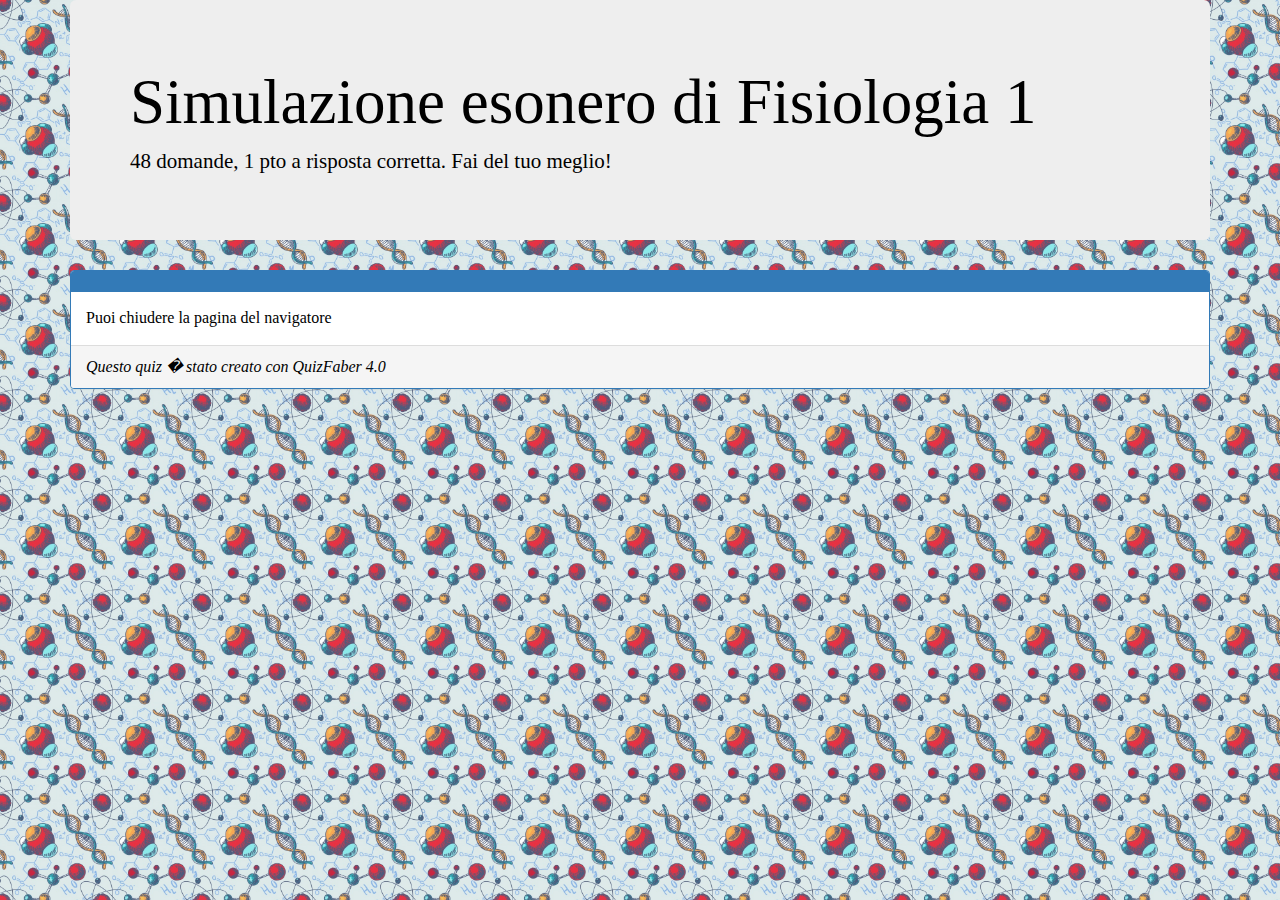
<file: pages/final.html>
<!DOCTYPE html>
<html lang="it">
<head>
    <title>Simulazione esonero di Fisiologia 1</title>

    <meta http-equiv="Content-Type" content="text/html; CHARSET=Windows-1252">
    <meta name="viewport" content="width=device-width, initial-scale=1">
    <meta name="Author" content="Made with QuizFaber 4.0.20">
    <meta name="generator" content="QuizFaber 4.0.20">
    <meta name="keywords" content="quiz">
    <meta name="description" content="48 domande, 1 pto a risposta corretta. Fai del tuo meglio!">

    <link rel="stylesheet" href="https://maxcdn.bootstrapcdn.com/bootstrap/3.4.1/css/bootstrap.min.css">
    <script src="https://ajax.googleapis.com/ajax/libs/jquery/3.5.1/jquery.min.js"></script>
    <script src="https://maxcdn.bootstrapcdn.com/bootstrap/3.4.1/js/bootstrap.min.js"></script>

    <script src="../scripts/error.js"></script>
    <script src="../scripts/definitions.js"></script>
    <script src="../scripts/security.js"></script>
    <script src="../scripts/cookie.js"></script>
    <script src="../scripts/storage.js"></script>
    <script src="../scripts/time.js"></script>
    <script src="../scripts/valuation.js"></script>
    <script src="../scripts/navigation.js"></script>
    <script src="../scripts/utility.js"></script>
    <script src="../scripts/engine.js"></script>
    <script src="../scripts/view.js"></script>

    <script src="../scripts/page_final.js"></script>

    <link rel="stylesheet" href="../styles/main.css">
    <link rel="stylesheet" href="../styles/layout.css">

</head>
<body>
    <div class="container">

        <div class="jumbotron" id="idQuizHeader">
            <h1 id="idQuizTitle"></h1>
            <p class="lead">
                <span id="idQuizDescription"></span>
                <p id="idQuizProfile" style="display:none">
                    <button type="button" class="btn btn-info" data-toggle="collapse" data-target="#idQuizProfileInfo">Dettagli</button>
                    <div id="idQuizProfileInfo" class="collapse">
                        <ul class="list-group">
                            <li class="list-group-item"><strong>Autore</strong><span class="pull-right" id="idAuthor"></span></li>
                            <li class="list-group-item"><strong>Argomento</strong><span class="pull-right" id="idArgument"></span></li>
                            <li class="list-group-item"><strong>Organizzazione o istituto</strong><span class="pull-right" id="idCompany"></span></li>
                            <li class="list-group-item"><strong>Data</strong><span class="pull-right" id="idDate"></span></li>
                        </ul>
                    </div>
                </p>
            </p>
        </div>

        <div class="panel panel-primary">
            <div class="panel-heading"><b><span id="idHeaderLastPage" /></b></div>

            <div class="panel-body">
                Puoi chiudere la pagina del navigatore
            </div>

            <div class="panel-footer" id="idQuizFooter"><span id="idCopyrightMsg" /></div>
        </div>

    </div>
</body>
</html>
</file>
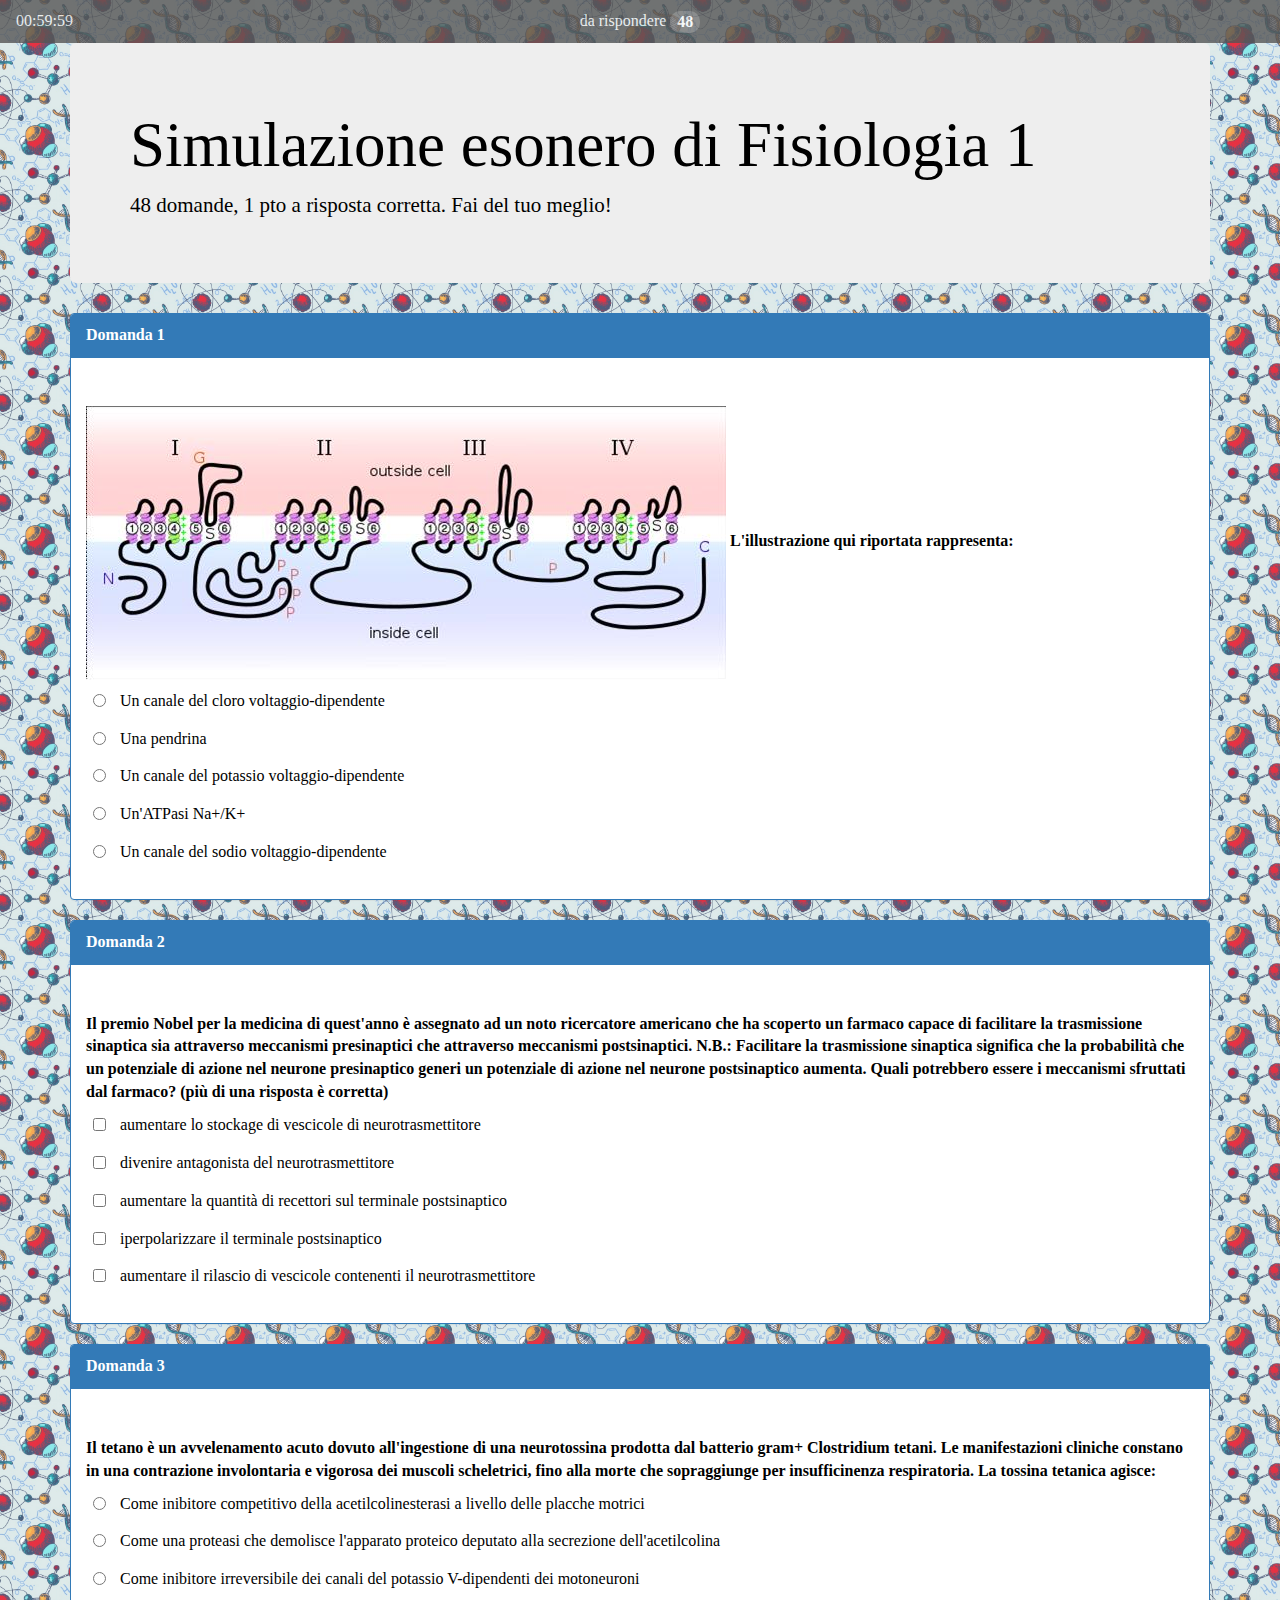
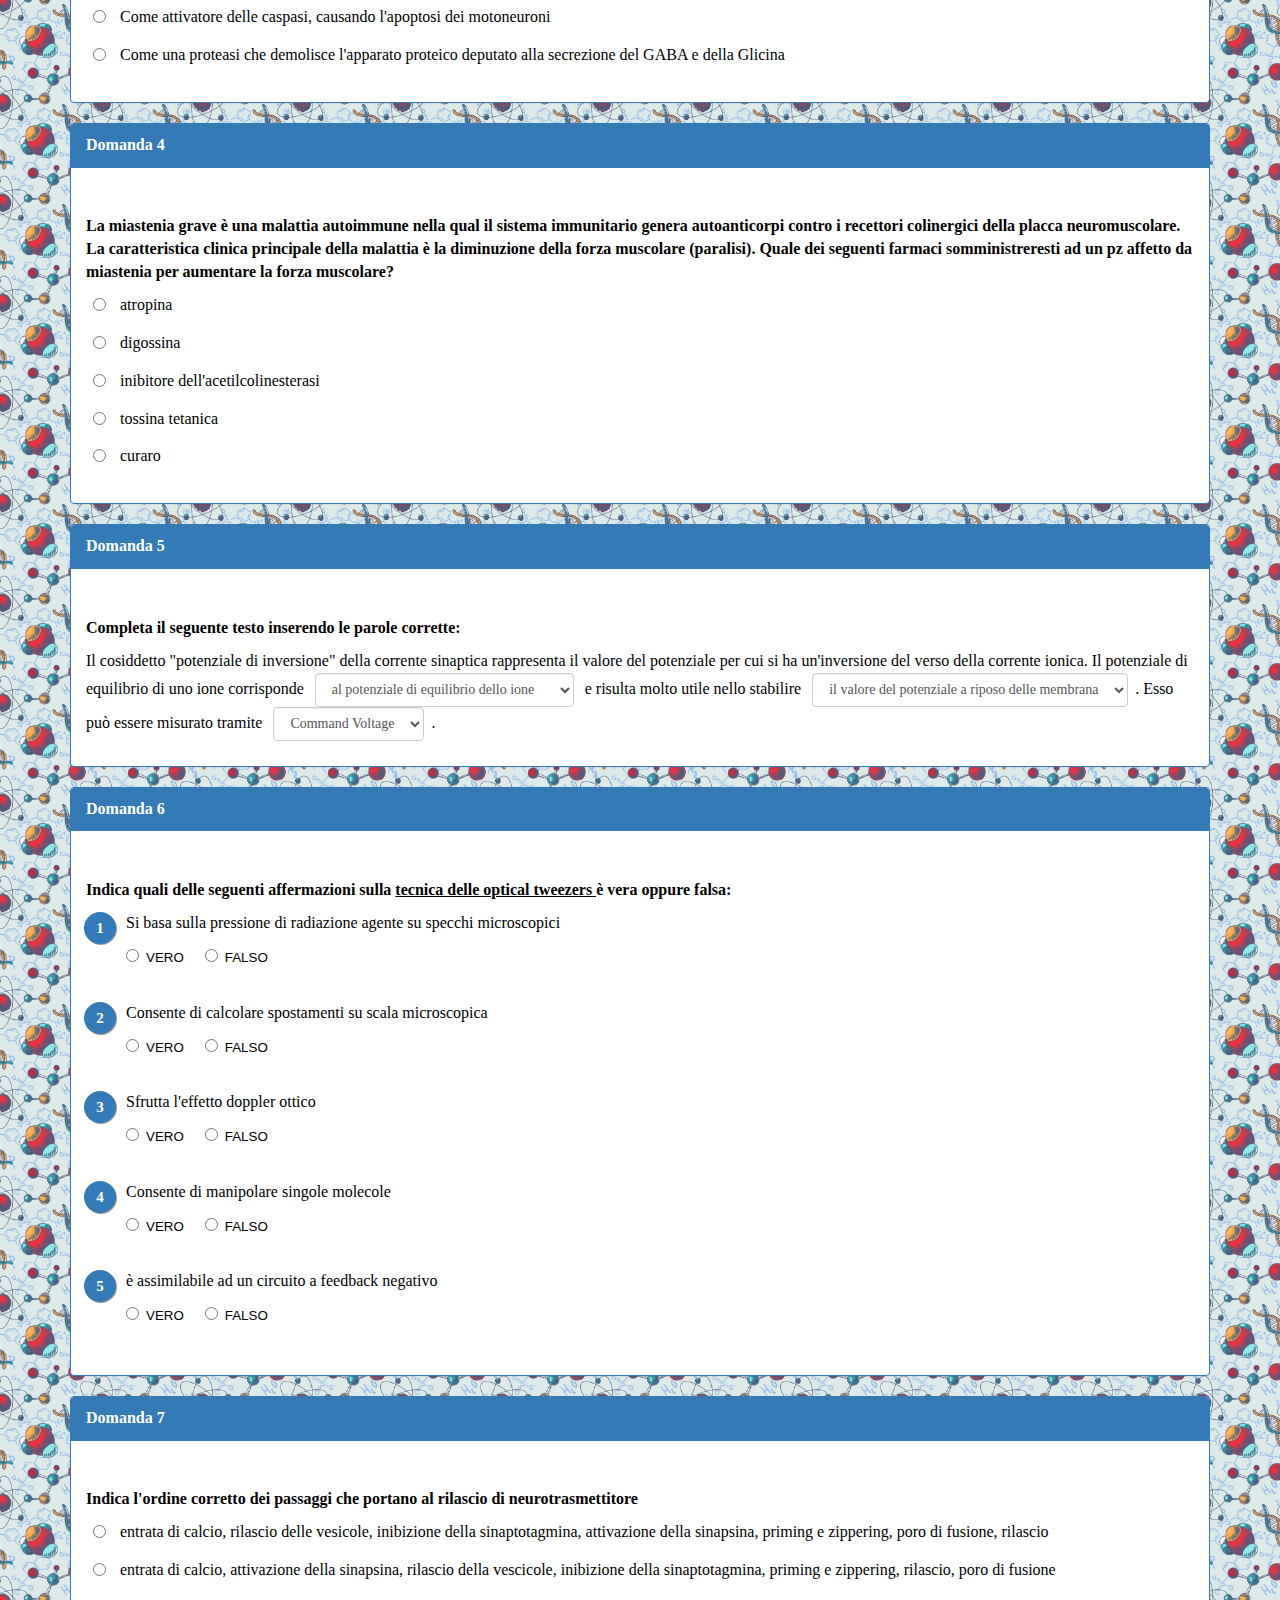
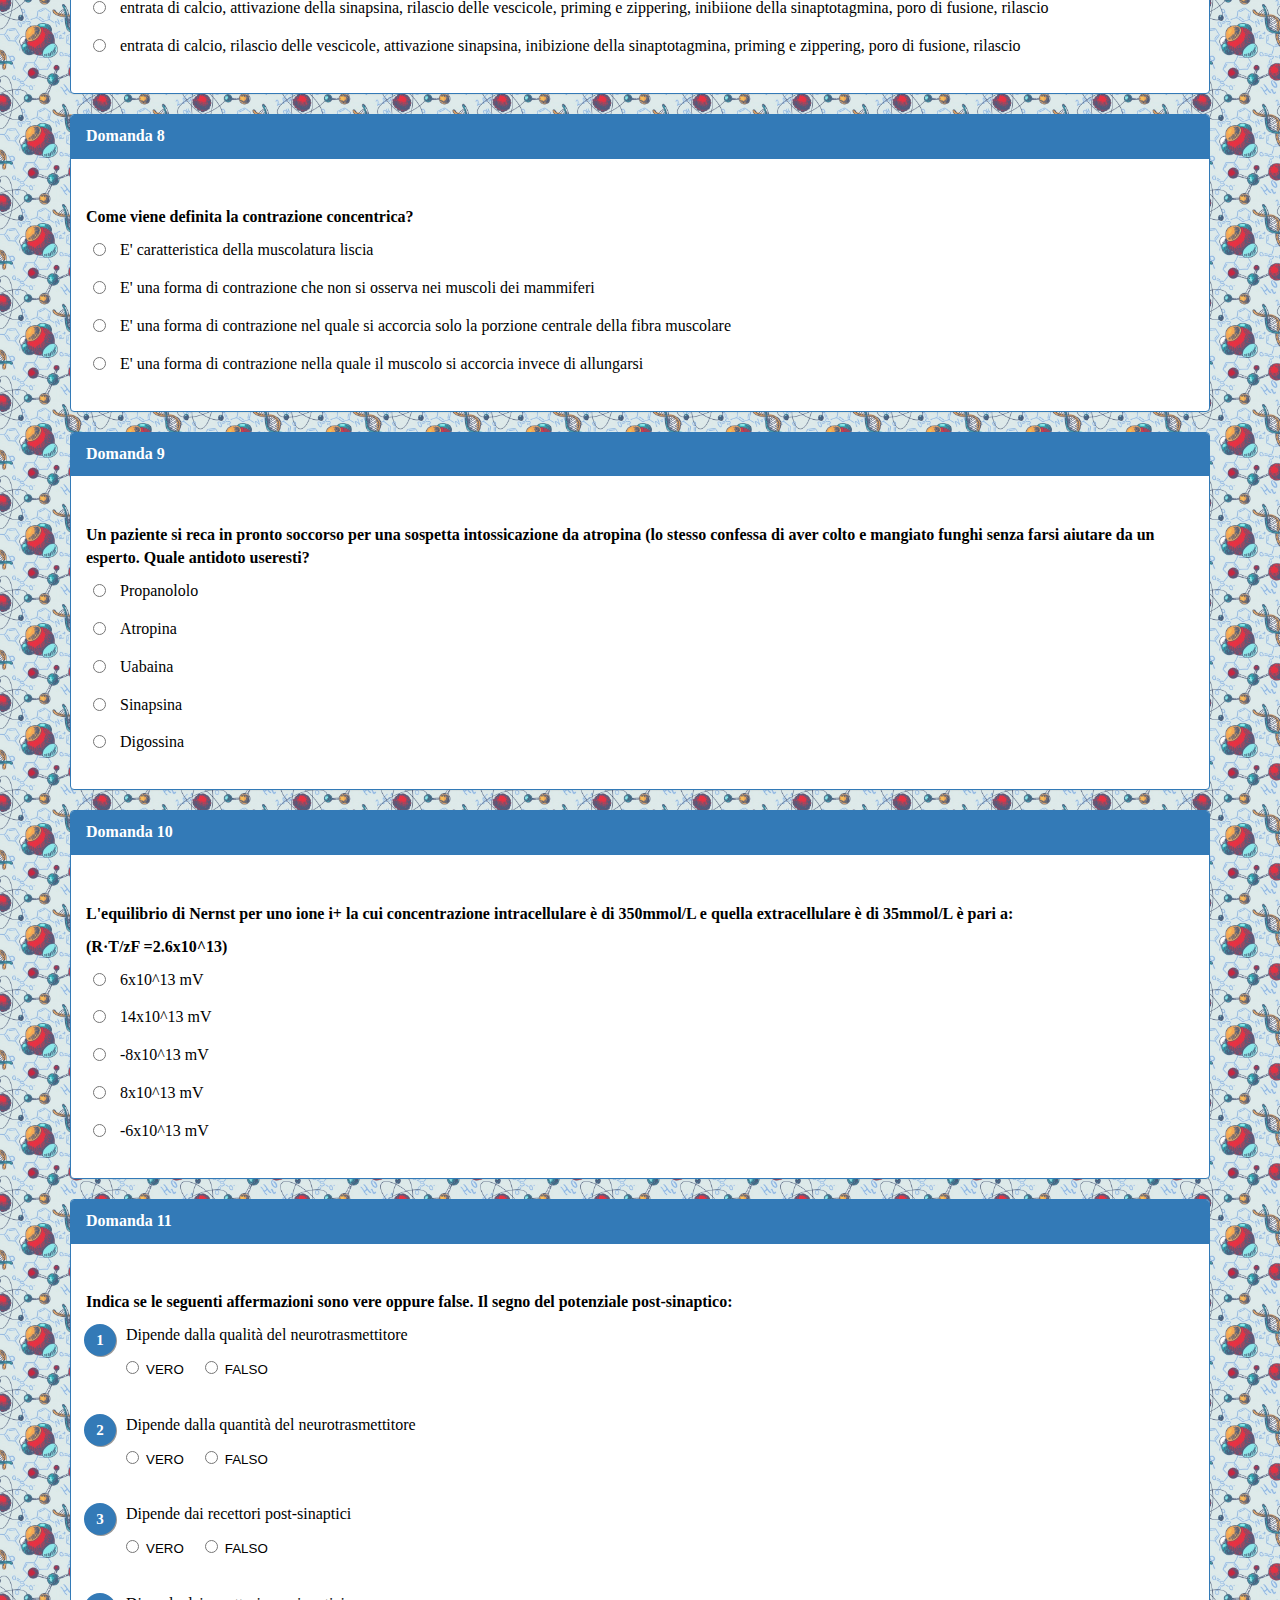
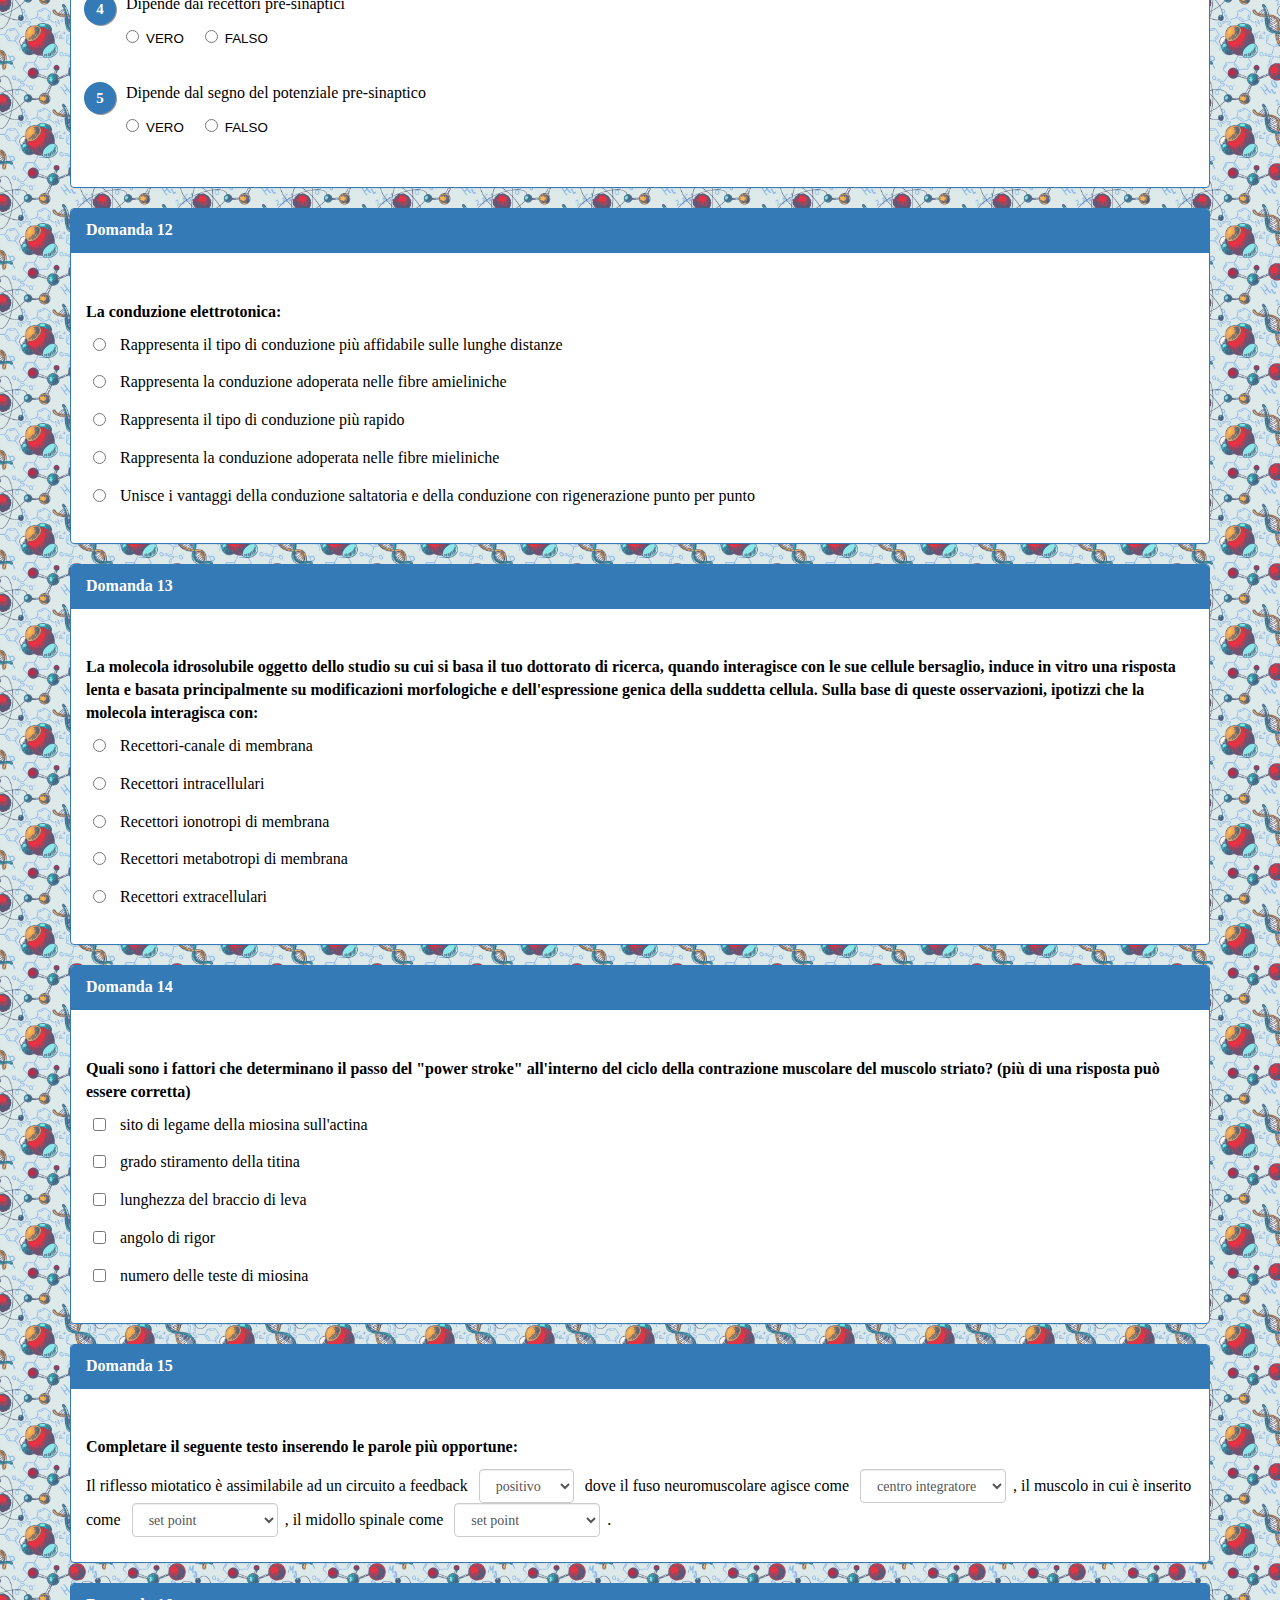
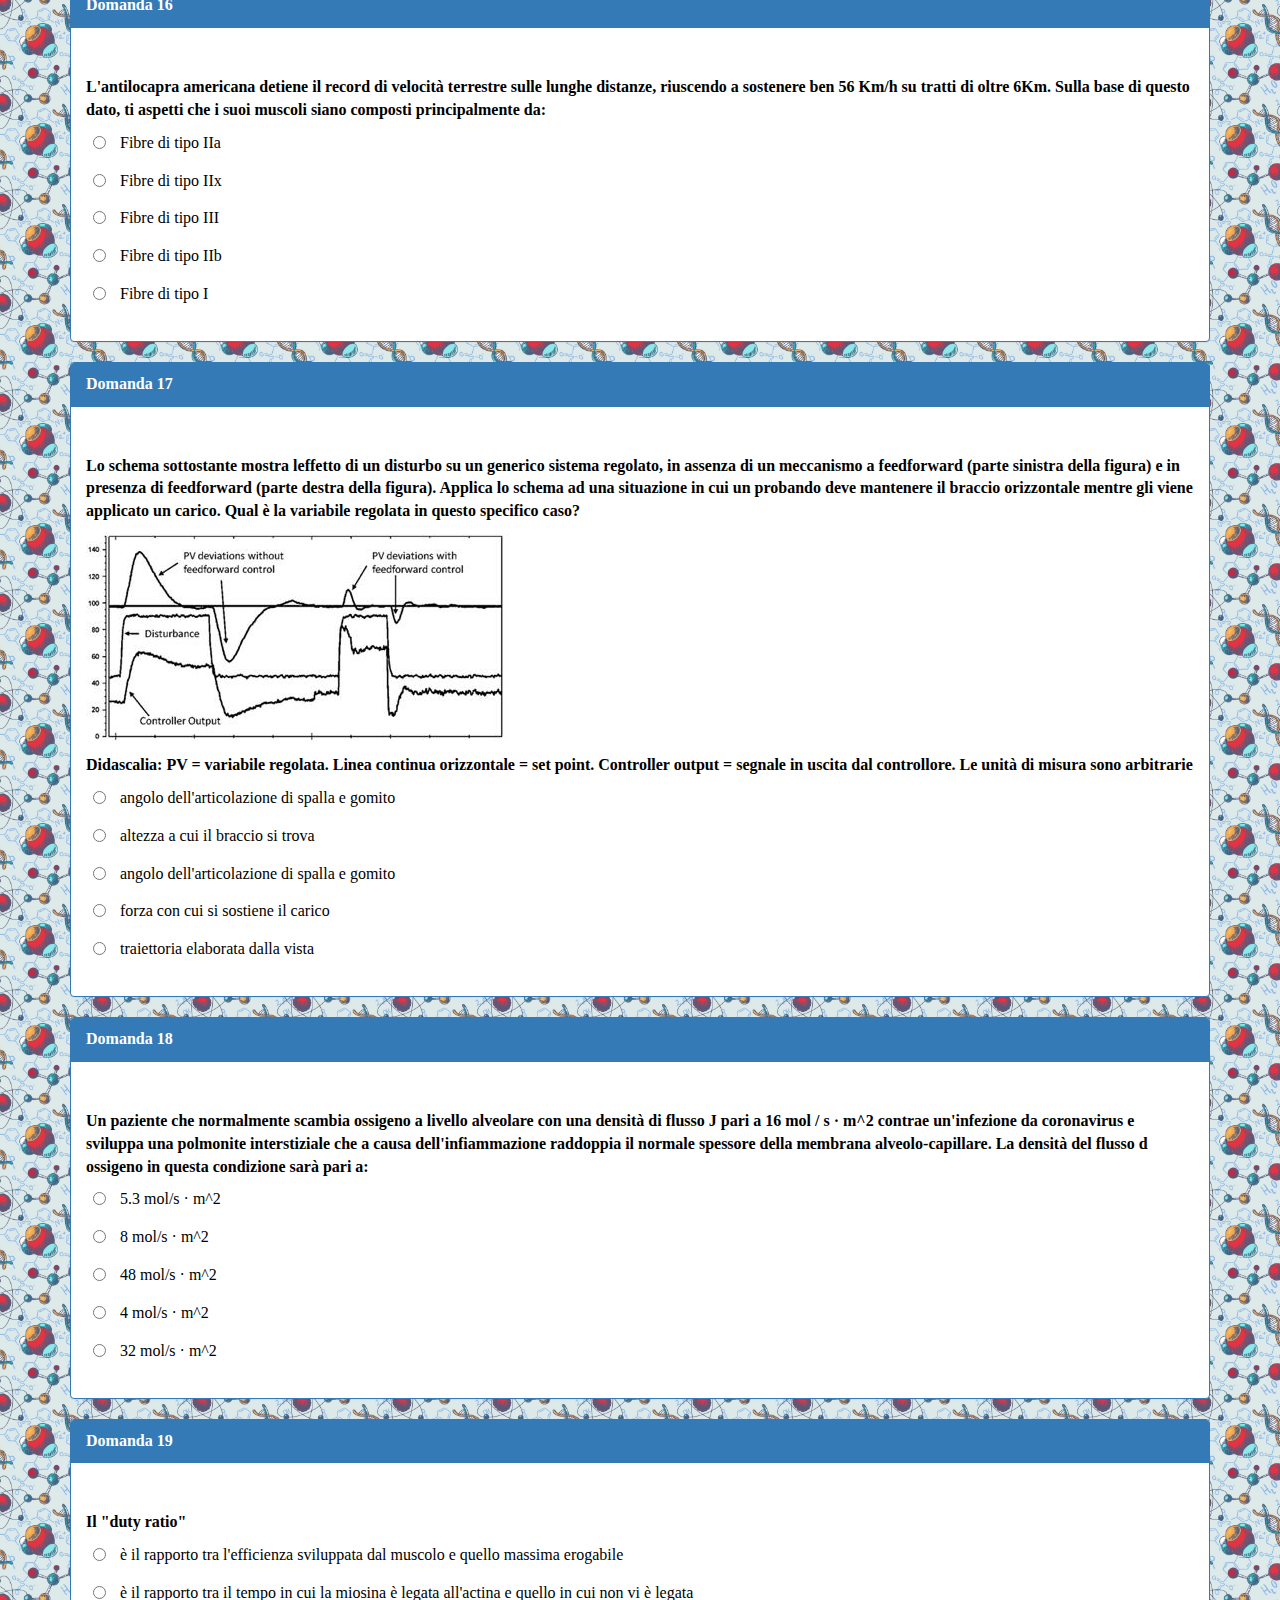
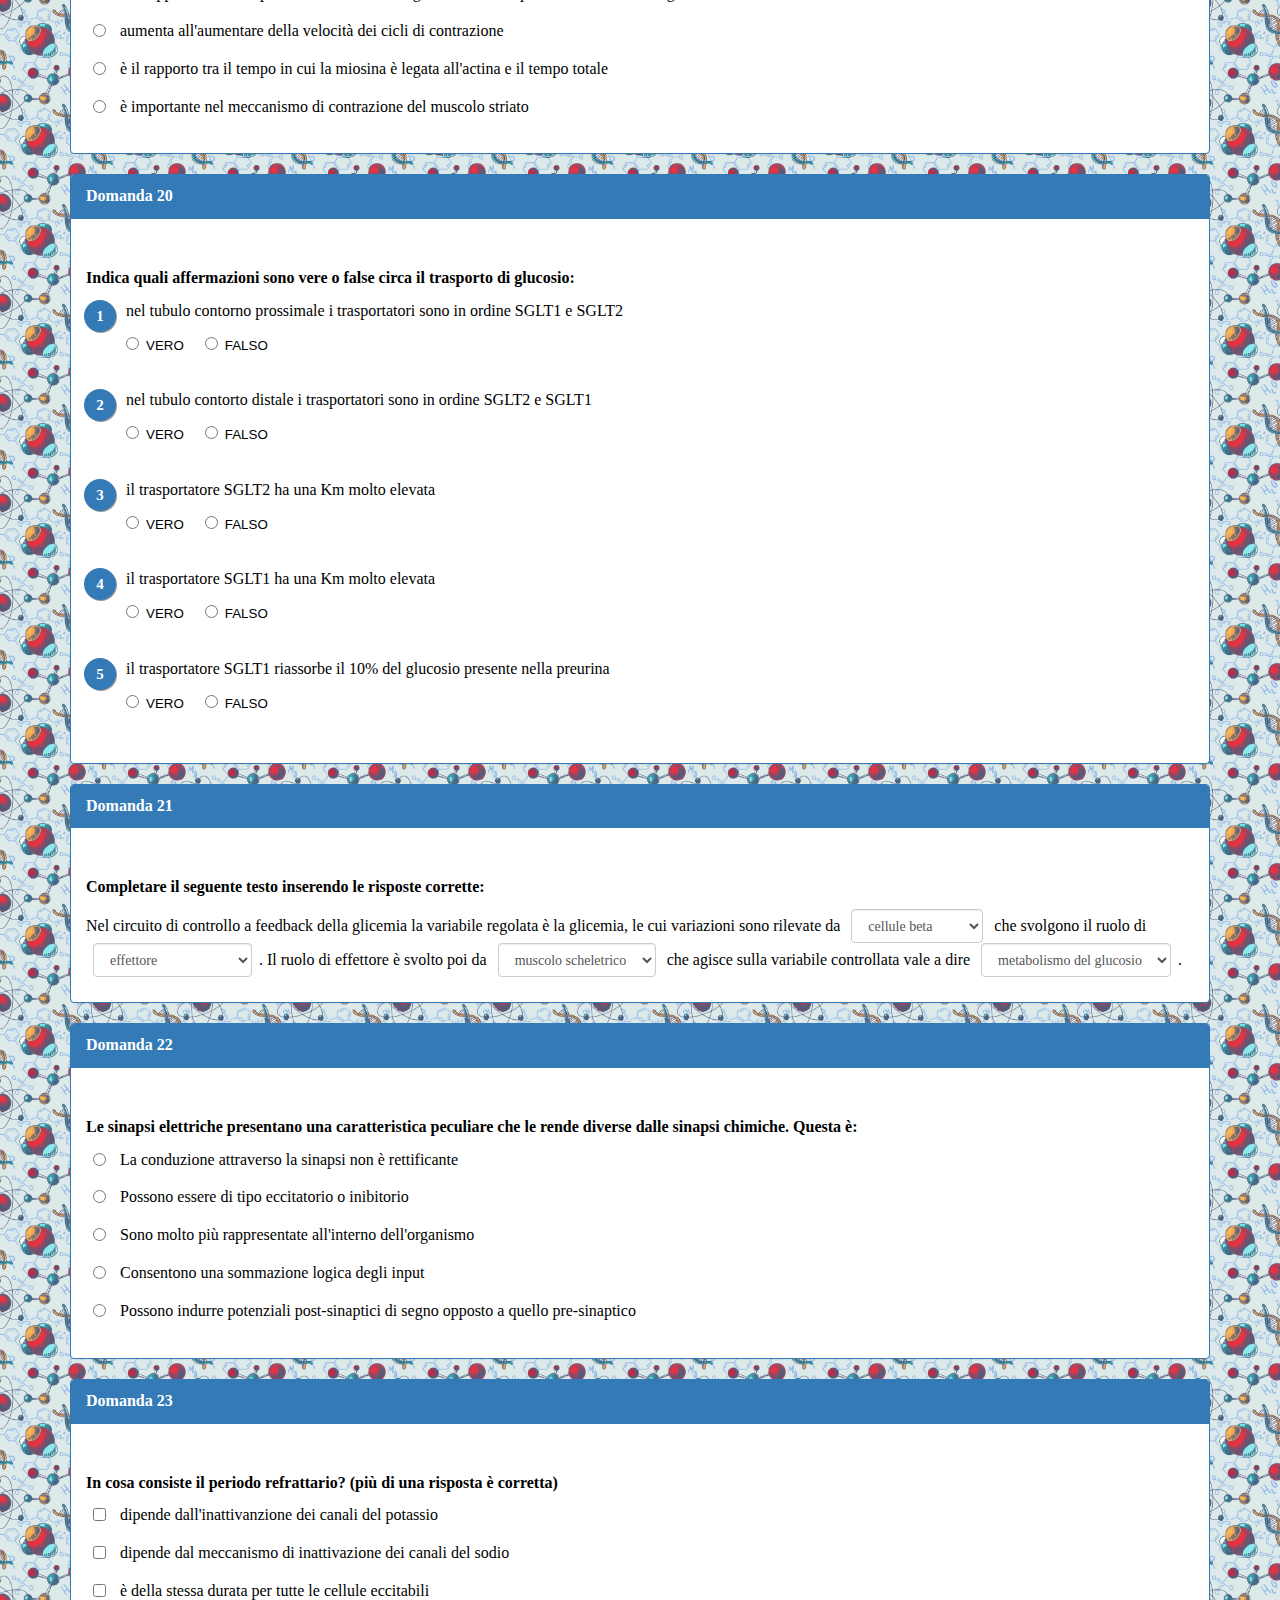
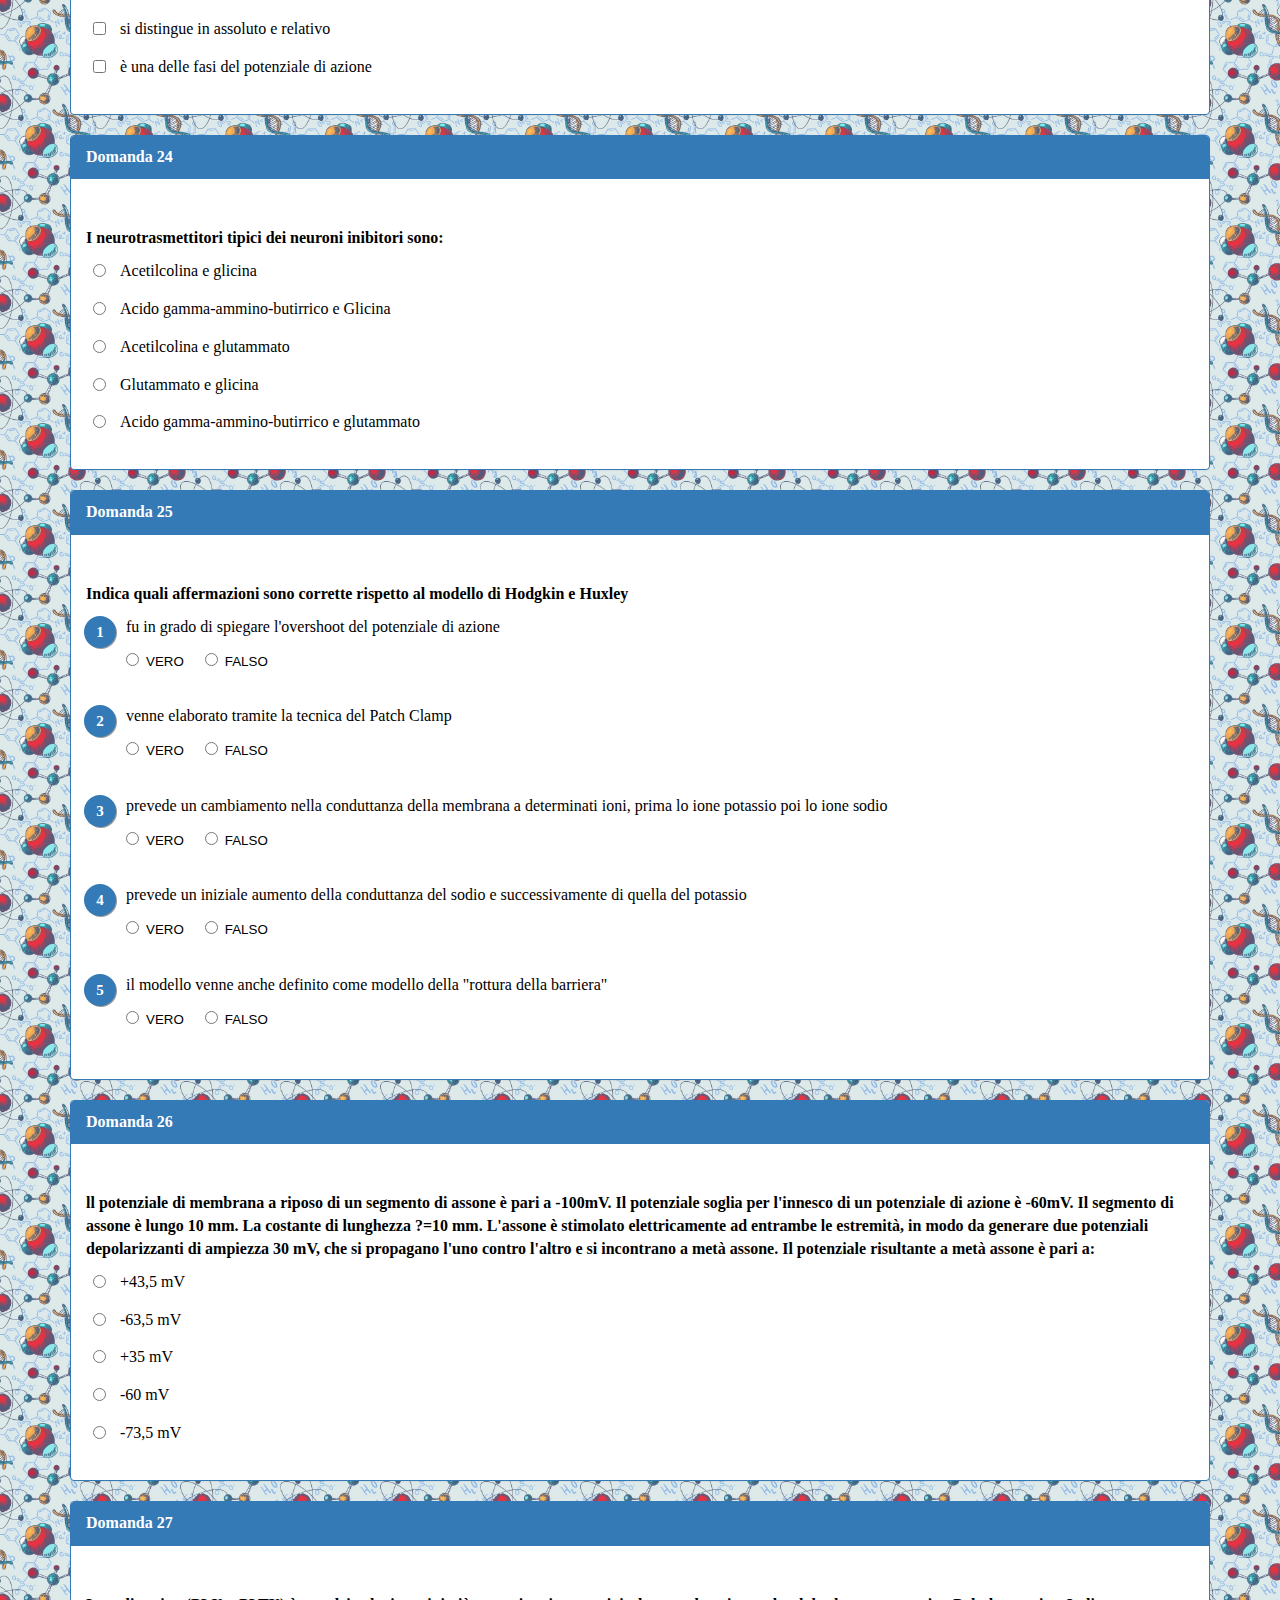
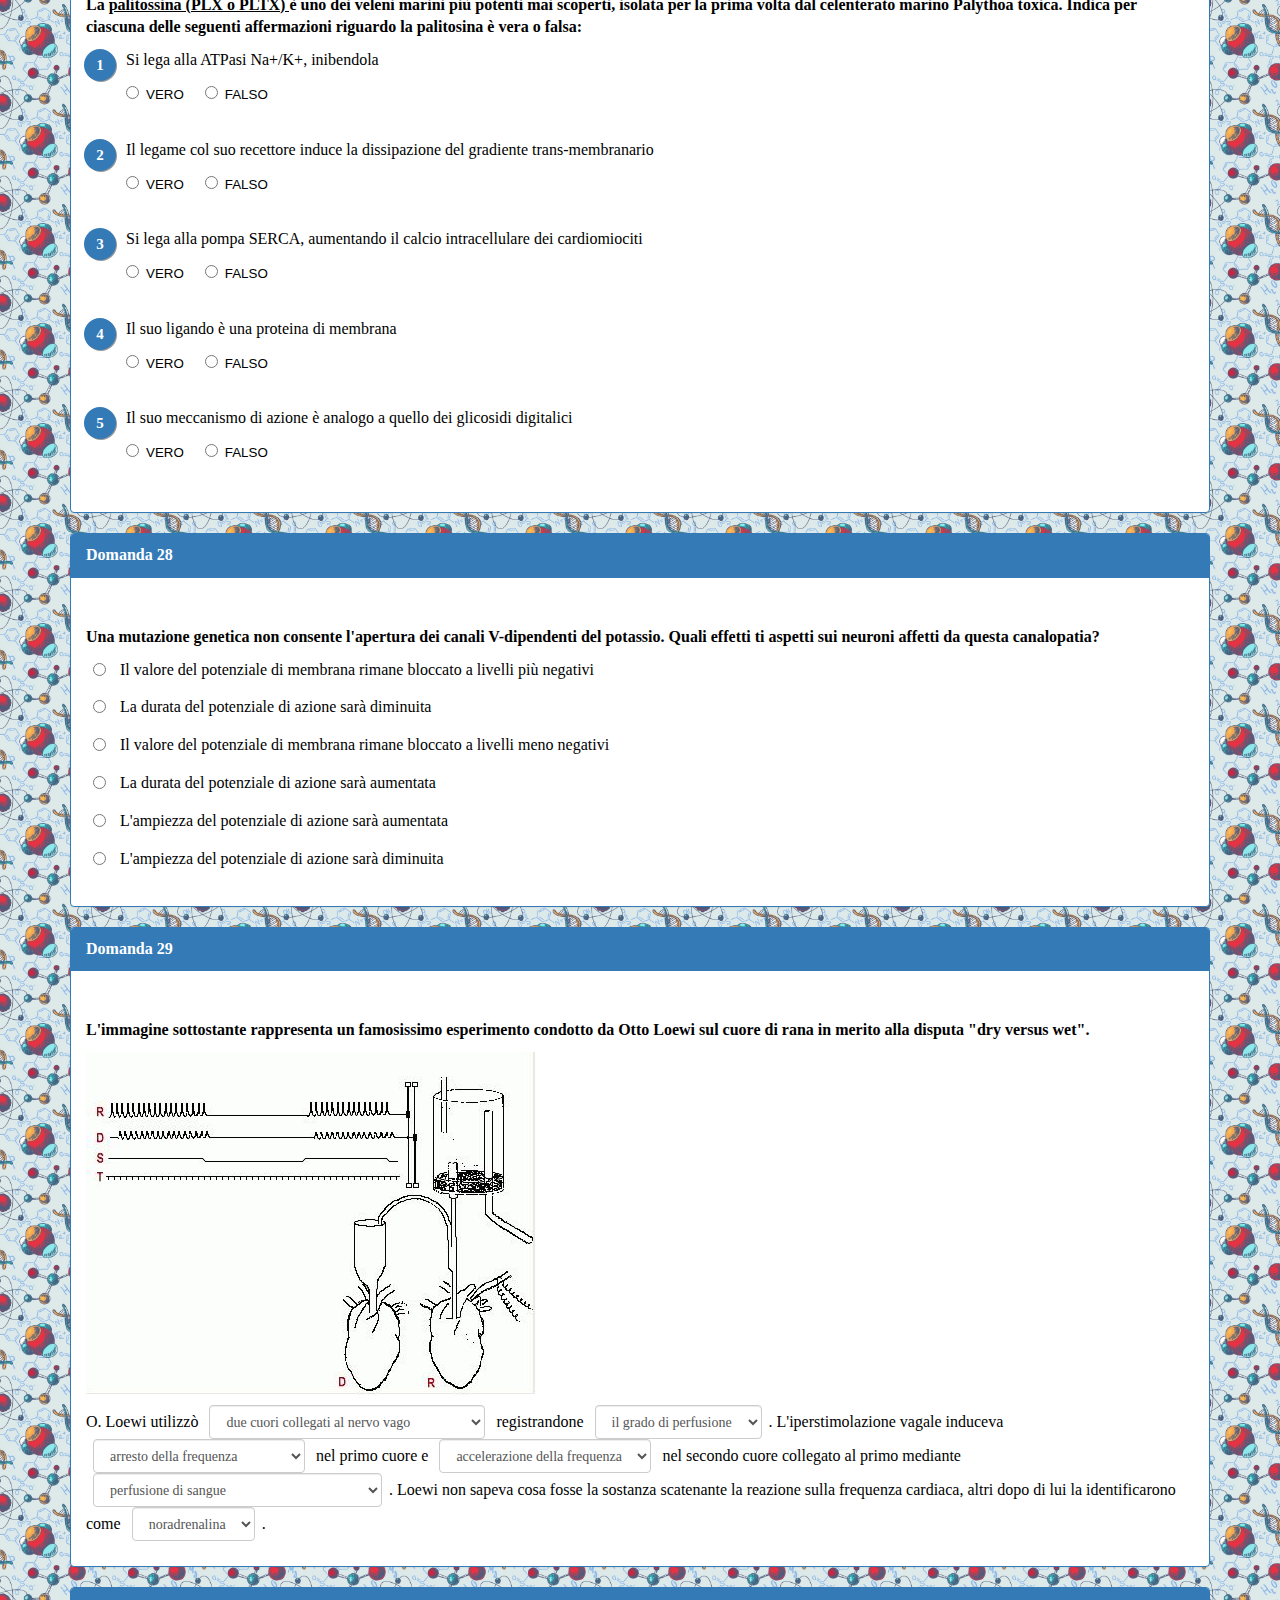
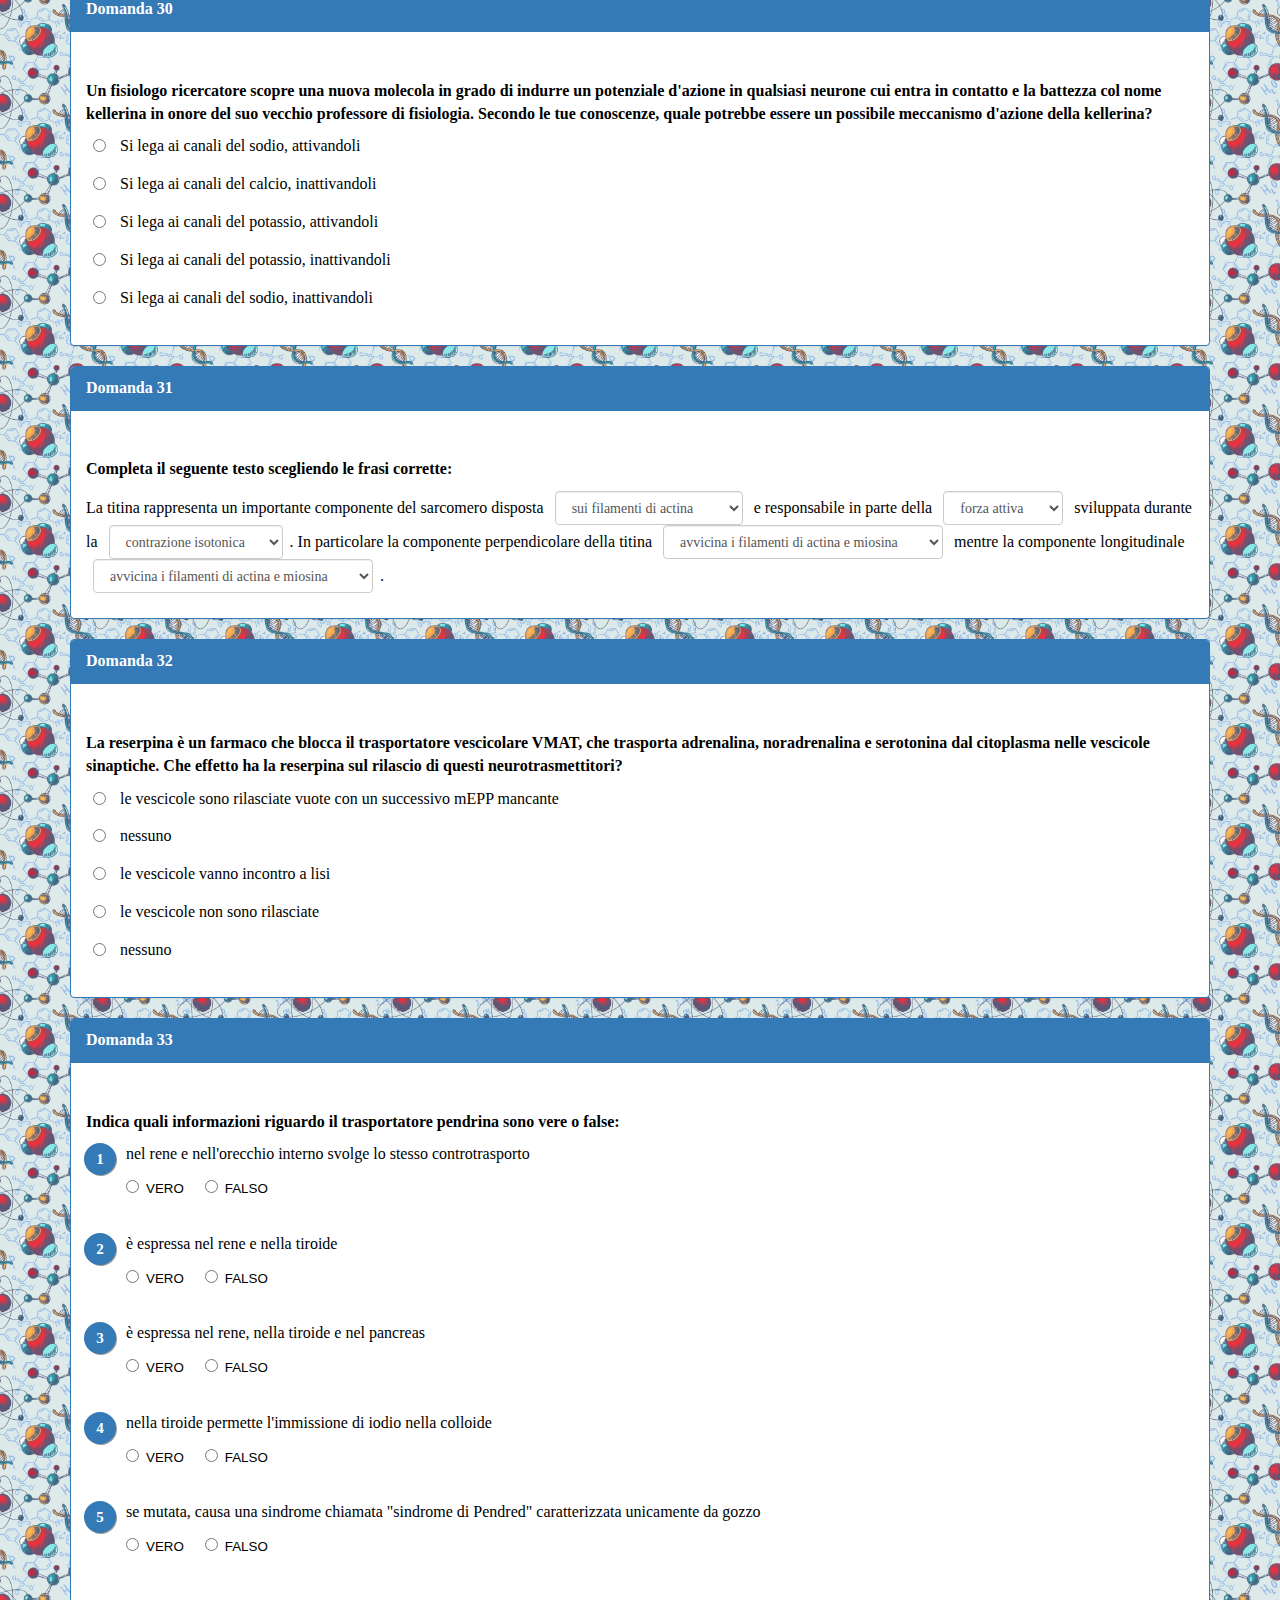
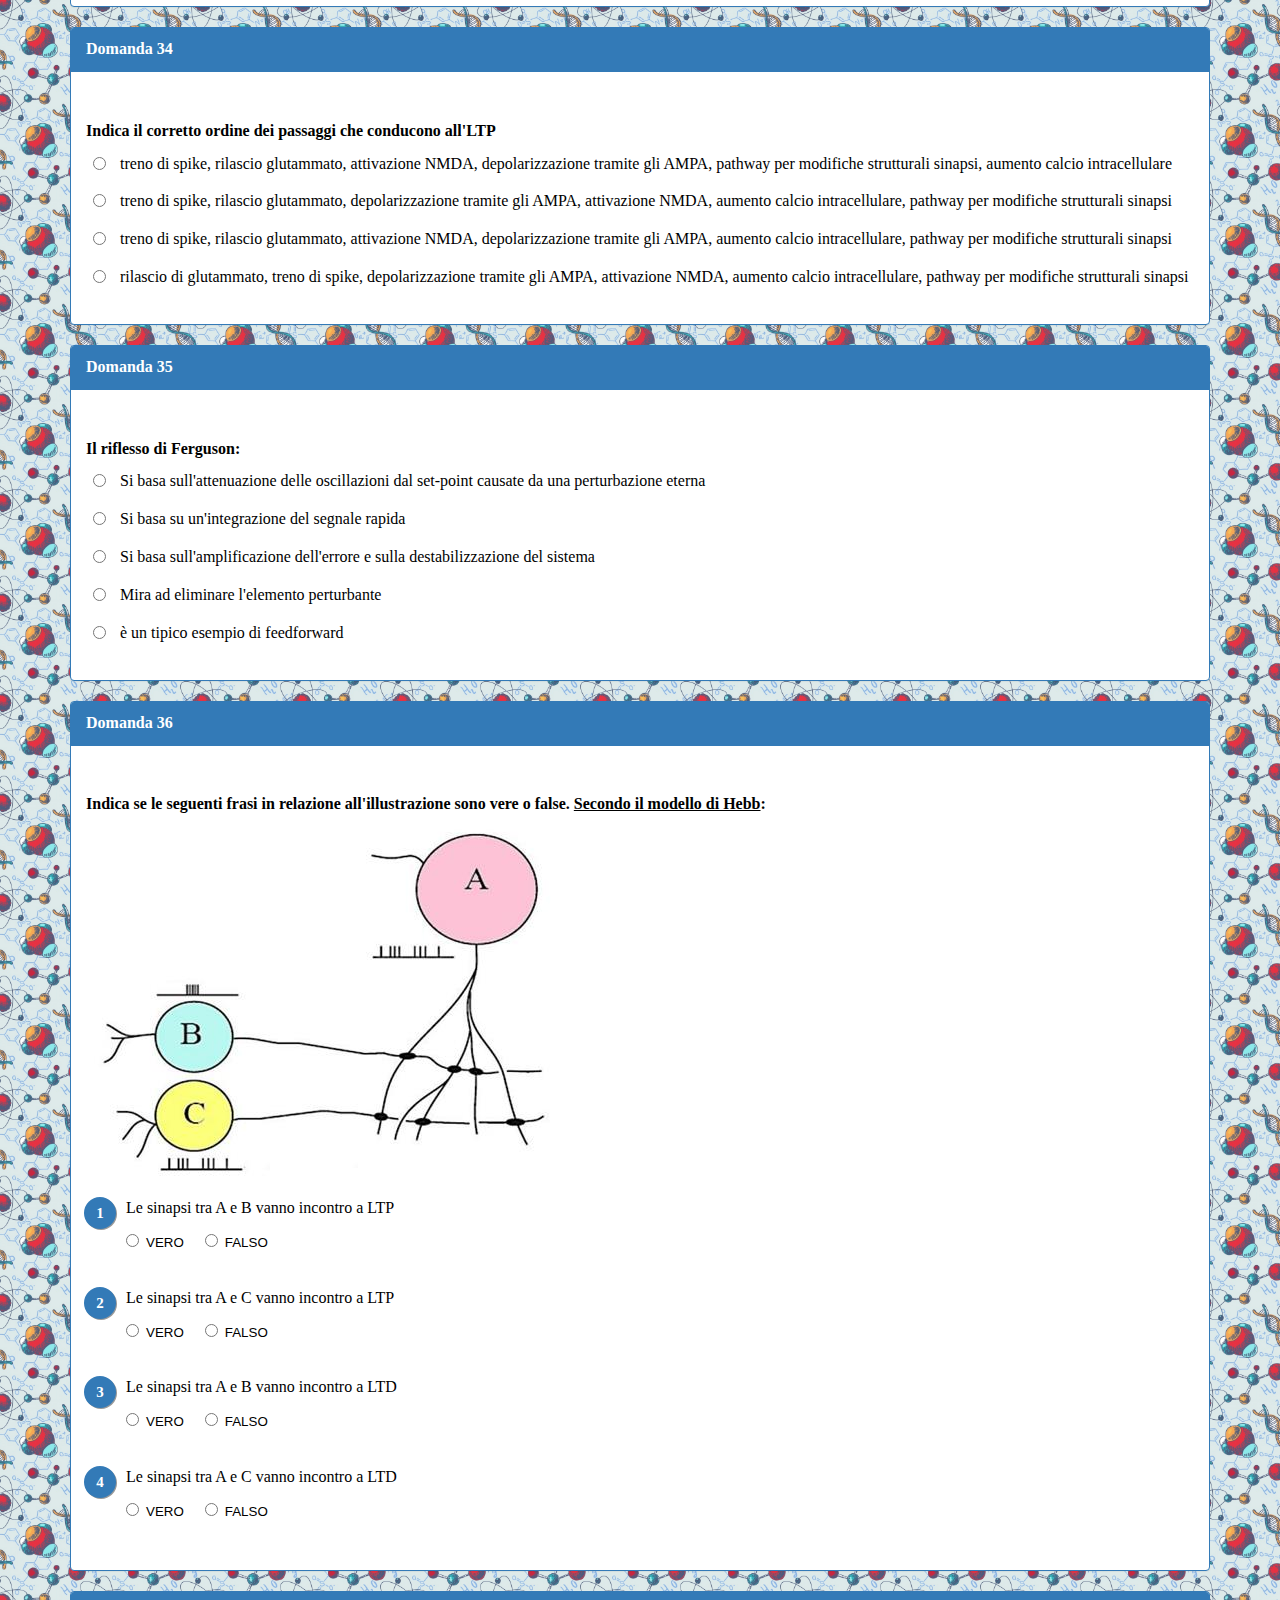
<file: pages/page.html>
<!DOCTYPE html>
<html lang="it">
<head>
    <title>Simulazione esonero di Fisiologia 1</title>

    <meta http-equiv="Content-Type" content="text/html; CHARSET=Windows-1252">
    <meta name="viewport" content="width=device-width, initial-scale=1">
    <meta name="Author" content="Made with QuizFaber 4.0.20">
    <meta name="generator" content="QuizFaber 4.0.20">
    <meta name="keywords" content="quiz">
    <meta name="description" content="48 domande, 1 pto a risposta corretta. Fai del tuo meglio!">
    <meta name="viewport" content="width=device-width, initial-scale=1.0, minimum-scale=1.0, user-scalable=no" />

    <link rel="stylesheet" href="https://maxcdn.bootstrapcdn.com/bootstrap/3.4.1/css/bootstrap.min.css">
    <script src="https://ajax.googleapis.com/ajax/libs/jquery/3.5.1/jquery.min.js"></script>
    <script src="https://maxcdn.bootstrapcdn.com/bootstrap/3.4.1/js/bootstrap.min.js"></script>

    <script src="../scripts/error.js"></script>
    <script src="../scripts/definitions.js"></script>
    <script src="../scripts/security.js"></script>
    <script src="../scripts/cookie.js"></script>
    <script src="../scripts/storage.js"></script>
    <script src="../scripts/time.js"></script>
    <script src="../scripts/valuation.js"></script>
    <script src="../scripts/navigation.js"></script>
    <script src="../scripts/utility.js"></script>
    <script src="../scripts/engine.js"></script>
    <script src="../scripts/view.js"></script>
    <script src="../scripts/matching.js"></script>
    <script src="../scripts/lightbox.js"></script>

    <script src="../scripts/page.js"></script>
    

    <link rel="stylesheet" href="../styles/main.css">
    <link rel="stylesheet" href="../styles/layout.css">
    <link rel="stylesheet" href="../styles/lightbox.css">
    

</head>
<body>

    <div class="header" id="idTopBar">
        <div class="row">
            <div class="col-sm-3 col-xs-12 text-left text-xs-center"><span class="label_topbar_clock" id="idClock"></span></div>
            <div class="col-sm-2 col-xs-3 text-center text-xs-left" id="idDivCorrectAnswer"><span class="label_topbar nowrap">corrette</span> <span id="idCorrectAnswers" class="badge"></span> </div>
            <div class="col-sm-2 col-xs-3 text-center text-xs-left" id="idDivWrongAnswer"><span class="label_topbar nowrap">errate</span> <span id="idWrongAnswers" class="badge"></span> </div>
            <div class="col-sm-2 col-xs-3 text-center text-xs-left" id="idDivToBeAnswered"><span class="label_topbar nowrap">da rispondere</span> <span id="idToBeAnswered" class="badge"></span> </div>
            <div class="col-sm-3 col-xs-3 text-right">
                <button id="idBtnPrintQuiz" type="button" class="btn btn-primary" onclick="onPrintQuizButtonClick()" style="display:none">Stampa</button>
                <button id="idBtnGoToResults" type="button" class="btn btn-primary" onclick="onQuizResultsButtonClick()" style="display:none">Risultati</button>
                <button id="idBtnRetire" type="button" class="btn btn-warning" onclick="onAbandonButtonClick()" style="display:none">Ritiro</button>
            </div>
            </div>
        </div>

    <div class="container">

        <div class="jumbotron" id="idQuizHeader">
            <h1 id="idQuizTitle"></h1>
            <p class="lead">
                <span id="idQuizDescription"></span>
            <p id="idQuizProfile" style="display:none">
                <button type="button" class="btn btn-info" data-toggle="collapse" data-target="#idQuizProfileInfo">Dettagli</button>
                <div id="idQuizProfileInfo" class="collapse">
                    <ul class="list-group">
                        <li class="list-group-item"><strong>Autore</strong><span class="pull-right" id="idAuthor"></span></li>
                        <li class="list-group-item"><strong>Argomento</strong><span class="pull-right" id="idArgument"></span></li>
                        <li class="list-group-item"><strong>Organizzazione o istituto</strong><span class="pull-right" id="idCompany"></span></li>
                        <li class="list-group-item"><strong>Data</strong><span class="pull-right" id="idDate"></span></li>
                    </ul>
                </div>
            </p>
            </p>
        </div>

        <div class="panel panel-default" id="idQuizResultsPanelTop" style="display:none">
            <div class="panel-body">
                <button type="button" class="btn btn-primary center-block" onclick="onQuizResultsButtonClick()">Risultati</button>
            </div>
        </div>

        <div class="panel panel-default" id="idVerifyPanelTop" style="display:none">
            <div class="panel-body">
                <span>Al termine del quiz premi il pulsante qui' a fianco - ATTENZIONE una volta premuto non potrai pi� modificare le tue risposte</span>
                <button type="button" class="btn btn-primary pull-right" onclick="onVerifyButtonClick()">Conferma le risposte e verifica</button>
            </div>
        </div>

        <div class="well" id="idSectionTextIntro" style="display:none"></div>

        <div class="panel panel-primary" id="idPanel1" ><div class="panel-heading" ><b>Domanda 1</b></div><div class="panel-body" ><div id="divSuccess0" class="alert alert-success alert-dismissible fade in" style="display:none" ><a class="close" data-dismiss="alert" aria-label="close" >&times;</a> Risposta corretta</div>
<div id="divFail0" class="alert alert-danger alert-dismissible fade in" style="display:none" ><a class="close" data-dismiss="alert" aria-label="close" >&times;</a> Risposta errata</div>
<div id="divPartiallyCorrect0" class="alert alert-warning alert-dismissible fade in" style="display:none" ><a class="close" data-dismiss="alert" aria-label="close" >&times;</a> Risposta parzialmente corretta</div>
<div id="divInfo0" class="alert alert-info alert-dismissible fade in" style="display:none" ><a class="close" data-dismiss="alert" aria-label="close" >&times;</a> Risposta completata</div>
<div id="divWarning0" class="alert alert-warning alert-dismissible fade in" style="display:none" ><a class="close" data-dismiss="alert" aria-label="close" >&times;</a> <strong>Attenzione!</strong> <span id="idWarningMsg0" /></div>
<div id="divError0" class="alert alert-danger alert-dismissible fade in" style="display:none" ><a class="close" data-dismiss="alert" aria-label="close" >&times;</a> <strong>Errore!</strong> <span id="idErrorMsg0" /></div>
<p><span class="class_qst_format text_full_width"><p><b><span style="background-color:#FFFFFF;font-family:Calibri;font-size:12pt;">Il tetano &#232; un avvelenamento acuto dovuto all&#39;ingestione di una neurotossina prodotta dal batterio gram+ Clostridium tetani. Le manifestazioni cliniche constano in una contrazione involontaria e vigorosa dei muscoli scheletrici, fino alla morte che sopraggiunge per insufficinenza respiratoria. La tossina tetanica agisce:</span></b></p></span></p><form><div class="radio" ><label style="display:inline-block;width:100%;margin-left:7px;" ><input id="idRadio0_0" type="radio" name="optradio0" value="1" class="radio_answer" /><span class="class_ans_format text_full_width"><p><span style="background-color:#FFFFFF;font-family:Calibri;font-size:12pt;">Come inibitore competitivo della acetilcolinesterasi a livello delle placche motrici</span></p></span></label><br/></div><div class="radio" ><label style="display:inline-block;width:100%;margin-left:7px;" ><input id="idRadio0_1" type="radio" name="optradio0" value="2" class="radio_answer" /><span class="class_ans_format text_full_width"><p><span style="background-color:#FFFFFF;font-family:Calibri;font-size:12pt;">Come una proteasi che demolisce l&#39;apparato proteico deputato alla secrezione dell&#39;acetilcolina</span></p></span></label><br/></div><div class="radio" ><label style="display:inline-block;width:100%;margin-left:7px;" ><input id="idRadio0_2" type="radio" name="optradio0" value="3" class="radio_answer" /><span class="class_ans_format text_full_width"><p><span style="background-color:#FFFFFF;font-family:Calibri;font-size:12pt;">Come inibitore irreversibile dei canali del potassio V-dipendenti dei motoneuroni</span></p></span></label><br/></div><div class="radio" ><label style="display:inline-block;width:100%;margin-left:7px;" ><input id="idRadio0_3" type="radio" name="optradio0" value="4" class="radio_answer" /><span class="class_ans_format text_full_width"><p><span style="background-color:#FFFFFF;font-family:Calibri;font-size:12pt;">Come attivatore delle caspasi, causando l&#39;apoptosi dei motoneuroni</span></p></span></label><br/></div><div class="radio" ><label style="display:inline-block;width:100%;margin-left:7px;" ><input id="idRadio0_4" type="radio" name="optradio0" value="5" class="radio_answer" /><span class="class_ans_format text_full_width"><p><span style="background-color:#FFFFFF;font-family:Calibri;font-size:12pt;">Come una proteasi che demolisce l&#39;apparato proteico deputato alla secrezione del GABA e della Glicina</span></p></span></label><br/></div></form>
</div></div>
<div class="panel panel-primary" id="idPanel2" ><div class="panel-heading" ><b>Domanda 2</b></div><div class="panel-body" ><div id="divSuccess1" class="alert alert-success alert-dismissible fade in" style="display:none" ><a class="close" data-dismiss="alert" aria-label="close" >&times;</a> Risposta corretta</div>
<div id="divFail1" class="alert alert-danger alert-dismissible fade in" style="display:none" ><a class="close" data-dismiss="alert" aria-label="close" >&times;</a> Risposta errata</div>
<div id="divPartiallyCorrect1" class="alert alert-warning alert-dismissible fade in" style="display:none" ><a class="close" data-dismiss="alert" aria-label="close" >&times;</a> Risposta parzialmente corretta</div>
<div id="divInfo1" class="alert alert-info alert-dismissible fade in" style="display:none" ><a class="close" data-dismiss="alert" aria-label="close" >&times;</a> Risposta completata</div>
<div id="divWarning1" class="alert alert-warning alert-dismissible fade in" style="display:none" ><a class="close" data-dismiss="alert" aria-label="close" >&times;</a> <strong>Attenzione!</strong> <span id="idWarningMsg1" /></div>
<div id="divError1" class="alert alert-danger alert-dismissible fade in" style="display:none" ><a class="close" data-dismiss="alert" aria-label="close" >&times;</a> <strong>Errore!</strong> <span id="idErrorMsg1" /></div>
<p><span class="class_qst_format text_full_width"><p><b><span style="background-color:#FFFFFF;font-family:Calibri;font-size:12pt;">La </span></b><b><u><span style="background-color:#FFFFFF;font-family:Calibri;font-size:12pt;">palitossina (PLX o PLTX) </span></u></b><b><span style="background-color:#FFFFFF;font-family:Calibri;font-size:12pt;">&#232; uno dei veleni marini pi&#249; potenti mai scoperti, isolata per la prima volta dal celenterato marino Palythoa toxica. Indica per ciascuna delle seguenti affermazioni riguardo la palitosina &#232; vera o falsa:</span></b></p></span></p><form class="class_bool_choices" ><ol><li><p><span class="quiz_answer_class"><p><span style="background-color:#FFFFFF;font-family:Calibri;font-size:12pt;">Si lega alla ATPasi Na+/K+, inibendola</span></p></span></p><div class="row" ><div class="col-sm-12 col-md-12 col-lg-12" ><input type="radio" id="idRadio1_0_T" name="optradio1_0" value="1" /><span class="true_false_class" >Vero</span><input type="radio" id="idRadio1_0_F" name="optradio1_0" value="0" /><span class="true_false_class" >Falso</span></div></div><br/></li><li><p><span class="quiz_answer_class"><p><span style="background-color:#FFFFFF;font-family:Calibri;font-size:12pt;">Il legame col suo recettore induce la dissipazione del gradiente trans-membranario</span></p></span></p><div class="row" ><div class="col-sm-12 col-md-12 col-lg-12" ><input type="radio" id="idRadio1_1_T" name="optradio1_1" value="1" /><span class="true_false_class" >Vero</span><input type="radio" id="idRadio1_1_F" name="optradio1_1" value="0" /><span class="true_false_class" >Falso</span></div></div><br/></li><li><p><span class="quiz_answer_class"><p><span style="background-color:#FFFFFF;font-family:Calibri;font-size:12pt;">Si lega alla pompa SERCA, aumentando il calcio intracellulare dei cardiomiociti</span></p></span></p><div class="row" ><div class="col-sm-12 col-md-12 col-lg-12" ><input type="radio" id="idRadio1_2_T" name="optradio1_2" value="1" /><span class="true_false_class" >Vero</span><input type="radio" id="idRadio1_2_F" name="optradio1_2" value="0" /><span class="true_false_class" >Falso</span></div></div><br/></li><li><p><span class="quiz_answer_class"><p><span style="background-color:#FFFFFF;font-family:Calibri;font-size:12pt;">Il suo ligando </span><span style="background-color:#FFFFFF;font-family:Calibri;font-size:12pt;">&#232; una proteina di membrana</span></p></span></p><div class="row" ><div class="col-sm-12 col-md-12 col-lg-12" ><input type="radio" id="idRadio1_3_T" name="optradio1_3" value="1" /><span class="true_false_class" >Vero</span><input type="radio" id="idRadio1_3_F" name="optradio1_3" value="0" /><span class="true_false_class" >Falso</span></div></div><br/></li><li><p><span class="quiz_answer_class"><p><span style="background-color:#FFFFFF;font-family:Calibri;font-size:12pt;">Il suo meccanismo di azione </span><span style="background-color:#FFFFFF;font-family:Calibri;font-size:12pt;">&#232; analogo a quello dei glicosidi digitalici</span></p></span></p><div class="row" ><div class="col-sm-12 col-md-12 col-lg-12" ><input type="radio" id="idRadio1_4_T" name="optradio1_4" value="1" /><span class="true_false_class" >Vero</span><input type="radio" id="idRadio1_4_F" name="optradio1_4" value="0" /><span class="true_false_class" >Falso</span></div></div><br/></li></ol></form>
</div></div>
<div class="panel panel-primary" id="idPanel3" ><div class="panel-heading" ><b>Domanda 3</b></div><div class="panel-body" ><div id="divSuccess2" class="alert alert-success alert-dismissible fade in" style="display:none" ><a class="close" data-dismiss="alert" aria-label="close" >&times;</a> Risposta corretta</div>
<div id="divFail2" class="alert alert-danger alert-dismissible fade in" style="display:none" ><a class="close" data-dismiss="alert" aria-label="close" >&times;</a> Risposta errata</div>
<div id="divPartiallyCorrect2" class="alert alert-warning alert-dismissible fade in" style="display:none" ><a class="close" data-dismiss="alert" aria-label="close" >&times;</a> Risposta parzialmente corretta</div>
<div id="divInfo2" class="alert alert-info alert-dismissible fade in" style="display:none" ><a class="close" data-dismiss="alert" aria-label="close" >&times;</a> Risposta completata</div>
<div id="divWarning2" class="alert alert-warning alert-dismissible fade in" style="display:none" ><a class="close" data-dismiss="alert" aria-label="close" >&times;</a> <strong>Attenzione!</strong> <span id="idWarningMsg2" /></div>
<div id="divError2" class="alert alert-danger alert-dismissible fade in" style="display:none" ><a class="close" data-dismiss="alert" aria-label="close" >&times;</a> <strong>Errore!</strong> <span id="idErrorMsg2" /></div>
<p><span class="class_qst_format text_full_width"><p><b><span style="background-color:#FFFFFF;font-family:Calibri;font-size:12pt;">L&#39;equilibrio di Nernst per uno ione i+ la cui concentrazione intracellulare &#232; di 350mmol/L e quella extracellulare &#232; di 35mmol/L &#232; pari a:</span></b></p>    <p><b><span style="background-color:#FFFFFF;font-family:Calibri;font-size:12pt;">(R&#183;T/zF =2.6x10^13)</span></b></p></span></p><form><div class="radio" ><label style="display:inline-block;width:100%;margin-left:7px;" ><input id="idRadio2_0" type="radio" name="optradio2" value="1" class="radio_answer" /><span class="class_ans_format text_full_width"><p><span style="background-color:#FFFFFF;font-family:Calibri;font-size:12pt;">6x10^13 mV</span></p></span></label><br/></div><div class="radio" ><label style="display:inline-block;width:100%;margin-left:7px;" ><input id="idRadio2_1" type="radio" name="optradio2" value="2" class="radio_answer" /><span class="class_ans_format text_full_width"><p><span style="background-color:#FFFFFF;font-family:Calibri;font-size:12pt;">14x10^13 mV</span></p></span></label><br/></div><div class="radio" ><label style="display:inline-block;width:100%;margin-left:7px;" ><input id="idRadio2_2" type="radio" name="optradio2" value="3" class="radio_answer" /><span class="class_ans_format text_full_width"><p><span style="background-color:#FFFFFF;font-family:Calibri;font-size:12pt;">-8x10^13 mV</span></p></span></label><br/></div><div class="radio" ><label style="display:inline-block;width:100%;margin-left:7px;" ><input id="idRadio2_3" type="radio" name="optradio2" value="4" class="radio_answer" /><span class="class_ans_format text_full_width"><p><span style="background-color:#FFFFFF;font-family:Calibri;font-size:12pt;">8x10^13 mV</span></p></span></label><br/></div><div class="radio" ><label style="display:inline-block;width:100%;margin-left:7px;" ><input id="idRadio2_4" type="radio" name="optradio2" value="5" class="radio_answer" /><span class="class_ans_format text_full_width"><p><span style="background-color:#FFFFFF;font-family:Calibri;font-size:12pt;">-6x10^13 mV</span></p></span></label><br/></div></form>
</div></div>
<div class="panel panel-primary" id="idPanel4" ><div class="panel-heading" ><b>Domanda 4</b></div><div class="panel-body" ><div id="divSuccess3" class="alert alert-success alert-dismissible fade in" style="display:none" ><a class="close" data-dismiss="alert" aria-label="close" >&times;</a> Risposta corretta</div>
<div id="divFail3" class="alert alert-danger alert-dismissible fade in" style="display:none" ><a class="close" data-dismiss="alert" aria-label="close" >&times;</a> Risposta errata</div>
<div id="divPartiallyCorrect3" class="alert alert-warning alert-dismissible fade in" style="display:none" ><a class="close" data-dismiss="alert" aria-label="close" >&times;</a> Risposta parzialmente corretta</div>
<div id="divInfo3" class="alert alert-info alert-dismissible fade in" style="display:none" ><a class="close" data-dismiss="alert" aria-label="close" >&times;</a> Risposta completata</div>
<div id="divWarning3" class="alert alert-warning alert-dismissible fade in" style="display:none" ><a class="close" data-dismiss="alert" aria-label="close" >&times;</a> <strong>Attenzione!</strong> <span id="idWarningMsg3" /></div>
<div id="divError3" class="alert alert-danger alert-dismissible fade in" style="display:none" ><a class="close" data-dismiss="alert" aria-label="close" >&times;</a> <strong>Errore!</strong> <span id="idErrorMsg3" /></div>
<p><span class="class_qst_format text_full_width"><p><b><span style="background-color:#FFFFFF;font-family:Calibri;font-size:12pt;">Completa il seguente testo scegliendo le parole corrette:</span></b></p></span></p><form><p><span class="quiz_answer_class"><p><span style="background-color:#FFFFFF;font-family:Calibri;font-size:12pt;">Per valutare le correnti ioniche di membrana ad un dato </span><span style="background-color:#FFFFFF;font-family:Calibri;font-size:12pt;">?</span><span style="background-color:#FFFFFF;font-family:Calibri;font-size:12pt;">Vm si sfrutta la</span><span style="background-color:#FFFFFF;font-family:Calibri;font-size:12pt;"> tecnica del <select id="idGap4_0" class="form-control" style="width:auto; display:inline-block;" ><option value="Voltage electrode" >Voltage electrode</option><option value="Feedback Amplifier" >Feedback Amplifier</option><option value="Voltage clamp" >Voltage clamp</option><option value="Command Voltage" >Command Voltage</option><option value="Patch Clamp" >Patch Clamp</option></select>, una applicazione della tecnica del <select id="idGap4_1" class="form-control" style="width:auto; display:inline-block;" ><option value="Feedback Amplifier" >Feedback Amplifier</option><option value="Voltage electrode" >Voltage electrode</option><option value="Patch clamp" >Patch clamp</option><option value="Command Voltage" >Command Voltage</option><option value="Voltage Clamp" >Voltage Clamp</option></select>, </span><span style="background-color:#FFFFFF;font-family:Calibri;font-size:12pt;">dove </span><span style="background-color:#FFFFFF;font-family:Calibri;font-size:12pt;">lo sperimentatore pu</span><span style="background-color:#FFFFFF;font-family:Calibri;font-size:12pt;">&#242; imporre alla cellula un <select id="idGap4_2" class="form-control" style="width:auto; display:inline-block;" ><option value="Patch Clamp" >Patch Clamp</option><option value="Voltage electrode" >Voltage electrode</option><option value="Command Voltage" >Command Voltage</option><option value="Voltage Clamp" >Voltage Clamp</option><option value="Feedback Amplifier" >Feedback Amplifier</option></select> attraverso un <select id="idGap4_3" class="form-control" style="width:auto; display:inline-block;" ><option value="Voltage electrode" >Voltage electrode</option><option value="Command Voltage" >Command Voltage</option><option value="Patch Clamp" >Patch Clamp</option><option value="Feedback Amplifier" >Feedback Amplifier</option><option value="Voltage Clamp" >Voltage Clamp</option></select>, il quale inietter&#224; nella cellula una corrente calcolata attraverso un <select id="idGap4_4" class="form-control" style="width:auto; display:inline-block;" ><option value="Command Voltage" >Command Voltage</option><option value="Voltage Clamp" >Voltage Clamp</option><option value="Feedback Amplifier" >Feedback Amplifier</option><option value="Patch Clamp" >Patch Clamp</option><option value="Voltage electrode" >Voltage electrode</option></select> cos&#236; da mantenere la membrana al potenziale desiderato.</span></p></span></p></form>
</div></div>
<div class="panel panel-primary" id="idPanel5" ><div class="panel-heading" ><b>Domanda 5</b></div><div class="panel-body" ><div id="divSuccess4" class="alert alert-success alert-dismissible fade in" style="display:none" ><a class="close" data-dismiss="alert" aria-label="close" >&times;</a> Risposta corretta</div>
<div id="divFail4" class="alert alert-danger alert-dismissible fade in" style="display:none" ><a class="close" data-dismiss="alert" aria-label="close" >&times;</a> Risposta errata</div>
<div id="divPartiallyCorrect4" class="alert alert-warning alert-dismissible fade in" style="display:none" ><a class="close" data-dismiss="alert" aria-label="close" >&times;</a> Risposta parzialmente corretta</div>
<div id="divInfo4" class="alert alert-info alert-dismissible fade in" style="display:none" ><a class="close" data-dismiss="alert" aria-label="close" >&times;</a> Risposta completata</div>
<div id="divWarning4" class="alert alert-warning alert-dismissible fade in" style="display:none" ><a class="close" data-dismiss="alert" aria-label="close" >&times;</a> <strong>Attenzione!</strong> <span id="idWarningMsg4" /></div>
<div id="divError4" class="alert alert-danger alert-dismissible fade in" style="display:none" ><a class="close" data-dismiss="alert" aria-label="close" >&times;</a> <strong>Errore!</strong> <span id="idErrorMsg4" /></div>
<p><span class="class_qst_format text_full_width"><p><b><span style="background-color:#FFFFFF;font-family:Calibri;font-size:12pt;">Indica quali delle seguenti affermazioni riguardo il </span></b><b><u><span style="background-color:#FFFFFF;font-family:Calibri;font-size:12pt;">potenziale d&#39;azione </span></u></b><b><span style="background-color:#FFFFFF;font-family:Calibri;font-size:12pt;">&#232; vera o falsa:</span></b></p></span></p><form class="class_bool_choices" ><ol><li><p><span class="quiz_answer_class"><p><span style="background-color:#FFFFFF;font-family:Calibri;font-size:12pt;">Si riscontra in qualsiasi tipo cellulare</span></p></span></p><div class="row" ><div class="col-sm-12 col-md-12 col-lg-12" ><input type="radio" id="idRadio4_0_T" name="optradio4_0" value="1" /><span class="true_false_class" >Vero</span><input type="radio" id="idRadio4_0_F" name="optradio4_0" value="0" /><span class="true_false_class" >Falso</span></div></div><br/></li><li><p><span class="quiz_answer_class"><p><span style="background-color:#FFFFFF;font-family:Calibri;font-size:12pt;">La sua intensit</span><span style="background-color:#FFFFFF;font-family:Calibri;font-size:12pt;">&#224; &#232; stimolo-dipendente</span></p></span></p><div class="row" ><div class="col-sm-12 col-md-12 col-lg-12" ><input type="radio" id="idRadio4_1_T" name="optradio4_1" value="1" /><span class="true_false_class" >Vero</span><input type="radio" id="idRadio4_1_F" name="optradio4_1" value="0" /><span class="true_false_class" >Falso</span></div></div><br/></li><li><p><span class="quiz_answer_class"><p><span style="background-color:#FFFFFF;font-family:Calibri;font-size:12pt;">&#232; un evento del tipo &quot;tutto-o-nulla&quot;</span></p></span></p><div class="row" ><div class="col-sm-12 col-md-12 col-lg-12" ><input type="radio" id="idRadio4_2_T" name="optradio4_2" value="1" /><span class="true_false_class" >Vero</span><input type="radio" id="idRadio4_2_F" name="optradio4_2" value="0" /><span class="true_false_class" >Falso</span></div></div><br/></li><li><p><span class="quiz_answer_class"><p><span style="background-color:#FFFFFF;font-family:Calibri;font-size:12pt;">Si manifesta solo per stimoli oltre un valore soglia</span></p></span></p><div class="row" ><div class="col-sm-12 col-md-12 col-lg-12" ><input type="radio" id="idRadio4_3_T" name="optradio4_3" value="1" /><span class="true_false_class" >Vero</span><input type="radio" id="idRadio4_3_F" name="optradio4_3" value="0" /><span class="true_false_class" >Falso</span></div></div><br/></li><li><p><span class="quiz_answer_class"><p><span style="background-color:#FFFFFF;font-family:Calibri;font-size:12pt;">Si riscontra unicamente nelle cellule nervose</span></p></span></p><div class="row" ><div class="col-sm-12 col-md-12 col-lg-12" ><input type="radio" id="idRadio4_4_T" name="optradio4_4" value="1" /><span class="true_false_class" >Vero</span><input type="radio" id="idRadio4_4_F" name="optradio4_4" value="0" /><span class="true_false_class" >Falso</span></div></div><br/></li></ol></form>
</div></div>
<div class="panel panel-primary" id="idPanel6" ><div class="panel-heading" ><b>Domanda 6</b></div><div class="panel-body" ><div id="divSuccess5" class="alert alert-success alert-dismissible fade in" style="display:none" ><a class="close" data-dismiss="alert" aria-label="close" >&times;</a> Risposta corretta</div>
<div id="divFail5" class="alert alert-danger alert-dismissible fade in" style="display:none" ><a class="close" data-dismiss="alert" aria-label="close" >&times;</a> Risposta errata</div>
<div id="divPartiallyCorrect5" class="alert alert-warning alert-dismissible fade in" style="display:none" ><a class="close" data-dismiss="alert" aria-label="close" >&times;</a> Risposta parzialmente corretta</div>
<div id="divInfo5" class="alert alert-info alert-dismissible fade in" style="display:none" ><a class="close" data-dismiss="alert" aria-label="close" >&times;</a> Risposta completata</div>
<div id="divWarning5" class="alert alert-warning alert-dismissible fade in" style="display:none" ><a class="close" data-dismiss="alert" aria-label="close" >&times;</a> <strong>Attenzione!</strong> <span id="idWarningMsg5" /></div>
<div id="divError5" class="alert alert-danger alert-dismissible fade in" style="display:none" ><a class="close" data-dismiss="alert" aria-label="close" >&times;</a> <strong>Errore!</strong> <span id="idErrorMsg5" /></div>
<p><span class="class_qst_format text_full_width"><p><b><span style="background-color:#FFFFFF;font-family:Calibri;font-size:12pt;">L&#39;antilocapra americana detiene il record di velocit&#224; terrestre sulle lunghe distanze, riuscendo a sostenere ben 56 Km/h su tratti di oltre 6Km. Sulla base di questo dato, ti aspetti che i suoi muscoli siano composti principalmente da:</span></b></p></span></p><form><div class="radio" ><label style="display:inline-block;width:100%;margin-left:7px;" ><input id="idRadio5_0" type="radio" name="optradio5" value="1" class="radio_answer" /><span class="class_ans_format text_full_width"><p><span style="background-color:#FFFFFF;font-family:Calibri;font-size:12pt;">Fibre di tipo IIa</span></p></span></label><br/></div><div class="radio" ><label style="display:inline-block;width:100%;margin-left:7px;" ><input id="idRadio5_1" type="radio" name="optradio5" value="2" class="radio_answer" /><span class="class_ans_format text_full_width"><p><span style="background-color:#FFFFFF;font-family:Calibri;font-size:12pt;">Fibre di tipo IIx</span></p></span></label><br/></div><div class="radio" ><label style="display:inline-block;width:100%;margin-left:7px;" ><input id="idRadio5_2" type="radio" name="optradio5" value="3" class="radio_answer" /><span class="class_ans_format text_full_width"><p><span style="background-color:#FFFFFF;font-family:Calibri;font-size:12pt;">Fibre di tipo III</span></p></span></label><br/></div><div class="radio" ><label style="display:inline-block;width:100%;margin-left:7px;" ><input id="idRadio5_3" type="radio" name="optradio5" value="4" class="radio_answer" /><span class="class_ans_format text_full_width"><p><span style="background-color:#FFFFFF;font-family:Calibri;font-size:12pt;">Fibre di tipo IIb</span></p></span></label><br/></div><div class="radio" ><label style="display:inline-block;width:100%;margin-left:7px;" ><input id="idRadio5_4" type="radio" name="optradio5" value="5" class="radio_answer" /><span class="class_ans_format text_full_width"><p><span style="background-color:#FFFFFF;font-family:Calibri;font-size:12pt;">Fibre di tipo I</span></p></span></label><br/></div></form>
</div></div>
<div class="panel panel-primary" id="idPanel7" ><div class="panel-heading" ><b>Domanda 7</b></div><div class="panel-body" ><div id="divSuccess6" class="alert alert-success alert-dismissible fade in" style="display:none" ><a class="close" data-dismiss="alert" aria-label="close" >&times;</a> Risposta corretta</div>
<div id="divFail6" class="alert alert-danger alert-dismissible fade in" style="display:none" ><a class="close" data-dismiss="alert" aria-label="close" >&times;</a> Risposta errata</div>
<div id="divPartiallyCorrect6" class="alert alert-warning alert-dismissible fade in" style="display:none" ><a class="close" data-dismiss="alert" aria-label="close" >&times;</a> Risposta parzialmente corretta</div>
<div id="divInfo6" class="alert alert-info alert-dismissible fade in" style="display:none" ><a class="close" data-dismiss="alert" aria-label="close" >&times;</a> Risposta completata</div>
<div id="divWarning6" class="alert alert-warning alert-dismissible fade in" style="display:none" ><a class="close" data-dismiss="alert" aria-label="close" >&times;</a> <strong>Attenzione!</strong> <span id="idWarningMsg6" /></div>
<div id="divError6" class="alert alert-danger alert-dismissible fade in" style="display:none" ><a class="close" data-dismiss="alert" aria-label="close" >&times;</a> <strong>Errore!</strong> <span id="idErrorMsg6" /></div>
<p><span class="class_qst_format text_full_width"><p><b><span style="background-color:#FFFFFF;font-family:Calibri;font-size:12pt;">Un fisiologo ricercatore scopre una nuova molecola in grado di indurre un potenziale d&#39;azione in qualsiasi neurone cui entra in contatto e la battezza col nome kellerina in onore del suo vecchio professore di fisiologia. Secondo le tue conoscenze, quale potrebbe essere un possibile meccanismo d&#39;azione della kellerina?</span></b></p></span></p><form><div class="radio" ><label style="display:inline-block;width:100%;margin-left:7px;" ><input id="idRadio6_0" type="radio" name="optradio6" value="1" class="radio_answer" /><span class="class_ans_format text_full_width"><p><span style="background-color:#FFFFFF;font-family:Calibri;font-size:12pt;">Si lega ai canali del sodio, attivandoli</span></p></span></label><br/></div><div class="radio" ><label style="display:inline-block;width:100%;margin-left:7px;" ><input id="idRadio6_1" type="radio" name="optradio6" value="2" class="radio_answer" /><span class="class_ans_format text_full_width"><p><span style="background-color:#FFFFFF;font-family:Calibri;font-size:12pt;">Si lega ai canali del calcio, inattivandoli</span></p></span></label><br/></div><div class="radio" ><label style="display:inline-block;width:100%;margin-left:7px;" ><input id="idRadio6_2" type="radio" name="optradio6" value="3" class="radio_answer" /><span class="class_ans_format text_full_width"><p><span style="background-color:#FFFFFF;font-family:Calibri;font-size:12pt;">Si lega ai canali del potassio, attivandoli</span></p></span></label><br/></div><div class="radio" ><label style="display:inline-block;width:100%;margin-left:7px;" ><input id="idRadio6_3" type="radio" name="optradio6" value="4" class="radio_answer" /><span class="class_ans_format text_full_width"><p><span style="background-color:#FFFFFF;font-family:Calibri;font-size:12pt;">Si lega ai canali del potassio, inattivandoli</span></p></span></label><br/></div><div class="radio" ><label style="display:inline-block;width:100%;margin-left:7px;" ><input id="idRadio6_4" type="radio" name="optradio6" value="5" class="radio_answer" /><span class="class_ans_format text_full_width"><p><span style="background-color:#FFFFFF;font-family:Calibri;font-size:12pt;">Si lega ai canali del sodio, </span><span style="background-color:#FFFFFF;font-family:Calibri;font-size:12pt;">in</span><span style="background-color:#FFFFFF;font-family:Calibri;font-size:12pt;">attivandoli</span></p></span></label><br/></div></form>
</div></div>
<div class="panel panel-primary" id="idPanel8" ><div class="panel-heading" ><b>Domanda 8</b></div><div class="panel-body" ><div id="divSuccess7" class="alert alert-success alert-dismissible fade in" style="display:none" ><a class="close" data-dismiss="alert" aria-label="close" >&times;</a> Risposta corretta</div>
<div id="divFail7" class="alert alert-danger alert-dismissible fade in" style="display:none" ><a class="close" data-dismiss="alert" aria-label="close" >&times;</a> Risposta errata</div>
<div id="divPartiallyCorrect7" class="alert alert-warning alert-dismissible fade in" style="display:none" ><a class="close" data-dismiss="alert" aria-label="close" >&times;</a> Risposta parzialmente corretta</div>
<div id="divInfo7" class="alert alert-info alert-dismissible fade in" style="display:none" ><a class="close" data-dismiss="alert" aria-label="close" >&times;</a> Risposta completata</div>
<div id="divWarning7" class="alert alert-warning alert-dismissible fade in" style="display:none" ><a class="close" data-dismiss="alert" aria-label="close" >&times;</a> <strong>Attenzione!</strong> <span id="idWarningMsg7" /></div>
<div id="divError7" class="alert alert-danger alert-dismissible fade in" style="display:none" ><a class="close" data-dismiss="alert" aria-label="close" >&times;</a> <strong>Errore!</strong> <span id="idErrorMsg7" /></div>
<p><span class="class_qst_format text_full_width"><p><img width="640" height="274" src="../media/img_0008_0000_00_1.jpg"><span style="background-color:#FFFFFF;font-family:Microsoft Sans Serif;font-size:12pt;"> </span><b><span style="background-color:#FFFFFF;font-family:Calibri;font-size:12pt;">L&#39;illustrazione qui riportata rappresenta:</span></b></p></span></p><form><div class="radio" ><label style="display:inline-block;width:100%;margin-left:7px;" ><input id="idRadio7_0" type="radio" name="optradio7" value="1" class="radio_answer" /><span class="class_ans_format text_full_width"><p><span style="background-color:#FFFFFF;font-family:Calibri;font-size:12pt;">Un canale del cloro voltaggio-dipendente</span></p></span></label><br/></div><div class="radio" ><label style="display:inline-block;width:100%;margin-left:7px;" ><input id="idRadio7_1" type="radio" name="optradio7" value="2" class="radio_answer" /><span class="class_ans_format text_full_width"><p><span style="background-color:#FFFFFF;font-family:Calibri;font-size:12pt;">Una pendrina</span></p></span></label><br/></div><div class="radio" ><label style="display:inline-block;width:100%;margin-left:7px;" ><input id="idRadio7_2" type="radio" name="optradio7" value="3" class="radio_answer" /><span class="class_ans_format text_full_width"><p><span style="background-color:#FFFFFF;font-family:Calibri;font-size:12pt;">Un canale del potassio voltaggio-dipendente</span></p></span></label><br/></div><div class="radio" ><label style="display:inline-block;width:100%;margin-left:7px;" ><input id="idRadio7_3" type="radio" name="optradio7" value="4" class="radio_answer" /><span class="class_ans_format text_full_width"><p><span style="background-color:#FFFFFF;font-family:Calibri;font-size:12pt;">Un&#39;ATPasi Na+/K+</span></p></span></label><br/></div><div class="radio" ><label style="display:inline-block;width:100%;margin-left:7px;" ><input id="idRadio7_4" type="radio" name="optradio7" value="5" class="radio_answer" /><span class="class_ans_format text_full_width"><p><span style="background-color:#FFFFFF;font-family:Calibri;font-size:12pt;">Un canale del sodio voltaggio-dipendente</span></p></span></label><br/></div></form>
</div></div>
<div class="panel panel-primary" id="idPanel9" ><div class="panel-heading" ><b>Domanda 9</b></div><div class="panel-body" ><div id="divSuccess8" class="alert alert-success alert-dismissible fade in" style="display:none" ><a class="close" data-dismiss="alert" aria-label="close" >&times;</a> Risposta corretta</div>
<div id="divFail8" class="alert alert-danger alert-dismissible fade in" style="display:none" ><a class="close" data-dismiss="alert" aria-label="close" >&times;</a> Risposta errata</div>
<div id="divPartiallyCorrect8" class="alert alert-warning alert-dismissible fade in" style="display:none" ><a class="close" data-dismiss="alert" aria-label="close" >&times;</a> Risposta parzialmente corretta</div>
<div id="divInfo8" class="alert alert-info alert-dismissible fade in" style="display:none" ><a class="close" data-dismiss="alert" aria-label="close" >&times;</a> Risposta completata</div>
<div id="divWarning8" class="alert alert-warning alert-dismissible fade in" style="display:none" ><a class="close" data-dismiss="alert" aria-label="close" >&times;</a> <strong>Attenzione!</strong> <span id="idWarningMsg8" /></div>
<div id="divError8" class="alert alert-danger alert-dismissible fade in" style="display:none" ><a class="close" data-dismiss="alert" aria-label="close" >&times;</a> <strong>Errore!</strong> <span id="idErrorMsg8" /></div>
<p><span class="class_qst_format text_full_width"><p><b><span style="background-color:#FFFFFF;font-family:Calibri;font-size:12pt;">Indica quale tra le seguenti affermazioni riguardanti la ATP sintasi &#232; vera oppure falsa:</span></b></p></span></p><form class="class_bool_choices" ><ol><li><p><span class="quiz_answer_class"><p><span style="background-color:#FFFFFF;font-family:Calibri;font-size:12pt;">&#232; un&#39;ATPasi del tipo Fo/F1</span></p></span></p><div class="row" ><div class="col-sm-12 col-md-12 col-lg-12" ><input type="radio" id="idRadio8_0_T" name="optradio8_0" value="1" /><span class="true_false_class" >Vero</span><input type="radio" id="idRadio8_0_F" name="optradio8_0" value="0" /><span class="true_false_class" >Falso</span></div></div><br/></li><li><p><span class="quiz_answer_class"><p><span style="background-color:#FFFFFF;font-family:Calibri;font-size:12pt;">presenta un dominio sensibile alla uabaina</span></p></span></p><div class="row" ><div class="col-sm-12 col-md-12 col-lg-12" ><input type="radio" id="idRadio8_1_T" name="optradio8_1" value="1" /><span class="true_false_class" >Vero</span><input type="radio" id="idRadio8_1_F" name="optradio8_1" value="0" /><span class="true_false_class" >Falso</span></div></div><br/></li><li><p><span class="quiz_answer_class"><p><span style="background-color:#FFFFFF;font-family:Calibri;font-size:12pt;">Ricopre un ruolo fondamentale nella glicolisi</span></p></span></p><div class="row" ><div class="col-sm-12 col-md-12 col-lg-12" ><input type="radio" id="idRadio8_2_T" name="optradio8_2" value="1" /><span class="true_false_class" >Vero</span><input type="radio" id="idRadio8_2_F" name="optradio8_2" value="0" /><span class="true_false_class" >Falso</span></div></div><br/></li><li><p><span class="quiz_answer_class"><p><span style="background-color:#FFFFFF;font-family:Calibri;font-size:12pt;">S</span><span style="background-color:#FFFFFF;font-family:Calibri;font-size:12pt;">frutta un meccanismo di catalisi rotazionale</span></p></span></p><div class="row" ><div class="col-sm-12 col-md-12 col-lg-12" ><input type="radio" id="idRadio8_3_T" name="optradio8_3" value="1" /><span class="true_false_class" >Vero</span><input type="radio" id="idRadio8_3_F" name="optradio8_3" value="0" /><span class="true_false_class" >Falso</span></div></div><br/></li><li><p><span class="quiz_answer_class"><p><span style="background-color:#FFFFFF;font-family:Calibri;font-size:12pt;">Consuma ATP per generare un gradiente protonico</span></p></span></p><div class="row" ><div class="col-sm-12 col-md-12 col-lg-12" ><input type="radio" id="idRadio8_4_T" name="optradio8_4" value="1" /><span class="true_false_class" >Vero</span><input type="radio" id="idRadio8_4_F" name="optradio8_4" value="0" /><span class="true_false_class" >Falso</span></div></div><br/></li></ol></form>
</div></div>
<div class="panel panel-primary" id="idPanel10" ><div class="panel-heading" ><b>Domanda 10</b></div><div class="panel-body" ><div id="divSuccess9" class="alert alert-success alert-dismissible fade in" style="display:none" ><a class="close" data-dismiss="alert" aria-label="close" >&times;</a> Risposta corretta</div>
<div id="divFail9" class="alert alert-danger alert-dismissible fade in" style="display:none" ><a class="close" data-dismiss="alert" aria-label="close" >&times;</a> Risposta errata</div>
<div id="divPartiallyCorrect9" class="alert alert-warning alert-dismissible fade in" style="display:none" ><a class="close" data-dismiss="alert" aria-label="close" >&times;</a> Risposta parzialmente corretta</div>
<div id="divInfo9" class="alert alert-info alert-dismissible fade in" style="display:none" ><a class="close" data-dismiss="alert" aria-label="close" >&times;</a> Risposta completata</div>
<div id="divWarning9" class="alert alert-warning alert-dismissible fade in" style="display:none" ><a class="close" data-dismiss="alert" aria-label="close" >&times;</a> <strong>Attenzione!</strong> <span id="idWarningMsg9" /></div>
<div id="divError9" class="alert alert-danger alert-dismissible fade in" style="display:none" ><a class="close" data-dismiss="alert" aria-label="close" >&times;</a> <strong>Errore!</strong> <span id="idErrorMsg9" /></div>
<p><span class="class_qst_format text_full_width"><p><b><span style="background-color:#FFFFFF;font-family:Calibri;font-size:12pt;">Completa il seguente testo scegliendo le parole corrette:</span></b></p></span></p><form><p><span class="quiz_answer_class"><p><span style="background-color:#FFFFFF;font-family:Calibri;font-size:12pt;">L&#39;ipertermia maligna </span><span style="background-color:#FFFFFF;font-family:Calibri;font-size:12pt;">&#232; una rara malattia ereditaria a trasmissione autosomica dominante, essa &#232; causata da una mutazione del gene per <select id="idGap10_0" class="form-control" style="width:auto; display:inline-block;" ><option value="DHPR" >DHPR</option><option value="RyR1" >RyR1</option><option value="RyR2" >RyR2</option><option value="SERCA" >SERCA</option></select>. Le manifesazioni cliniche constano in una <select id="idGap10_1" class="form-control" style="width:auto; display:inline-block;" ><option value="paralisi flaccida" >paralisi flaccida</option><option value="paralisi spastica" >paralisi spastica</option></select>, <select id="idGap10_2" class="form-control" style="width:auto; display:inline-block;" ><option value="acidosi" >acidosi</option><option value="alcalosi" >alcalosi</option></select> e, appunto, ipertermia. Questa condizione &#232; spesso non diagnosticata in tempo e tutto quello che ci pu&#242; fare &#232; trattare il paziente in acuto.</span></p></span></p></form>
</div></div>
<div class="panel panel-primary" id="idPanel11" ><div class="panel-heading" ><b>Domanda 11</b></div><div class="panel-body" ><div id="divSuccess10" class="alert alert-success alert-dismissible fade in" style="display:none" ><a class="close" data-dismiss="alert" aria-label="close" >&times;</a> Risposta corretta</div>
<div id="divFail10" class="alert alert-danger alert-dismissible fade in" style="display:none" ><a class="close" data-dismiss="alert" aria-label="close" >&times;</a> Risposta errata</div>
<div id="divPartiallyCorrect10" class="alert alert-warning alert-dismissible fade in" style="display:none" ><a class="close" data-dismiss="alert" aria-label="close" >&times;</a> Risposta parzialmente corretta</div>
<div id="divInfo10" class="alert alert-info alert-dismissible fade in" style="display:none" ><a class="close" data-dismiss="alert" aria-label="close" >&times;</a> Risposta completata</div>
<div id="divWarning10" class="alert alert-warning alert-dismissible fade in" style="display:none" ><a class="close" data-dismiss="alert" aria-label="close" >&times;</a> <strong>Attenzione!</strong> <span id="idWarningMsg10" /></div>
<div id="divError10" class="alert alert-danger alert-dismissible fade in" style="display:none" ><a class="close" data-dismiss="alert" aria-label="close" >&times;</a> <strong>Errore!</strong> <span id="idErrorMsg10" /></div>
<p><span class="class_qst_format text_full_width"><p><b><span style="background-color:#FFFFFF;font-family:Calibri;font-size:12pt;">Un paziente che normalmente scambia ossigeno a livello alveolare con una densit&#224; di flusso J pari a 16 mol / s &#183; m^2 contrae un&#39;infezione da coronavirus e sviluppa una polmonite interstiziale che a causa dell&#39;infiammazione raddoppia il normale spessore della membrana alveolo-capillare. La densit&#224; del flusso d ossigeno in questa condizione sar&#224; pari a:</span></b></p></span></p><form><div class="radio" ><label style="display:inline-block;width:100%;margin-left:7px;" ><input id="idRadio10_0" type="radio" name="optradio10" value="1" class="radio_answer" /><span class="class_ans_format text_full_width"><p><span style="background-color:#FFFFFF;font-family:Calibri;font-size:12pt;">5.3 mol/s </span><span style="background-color:#FFFFFF;font-family:Calibri;font-size:12pt;">&#183; m^2</span></p></span></label><br/></div><div class="radio" ><label style="display:inline-block;width:100%;margin-left:7px;" ><input id="idRadio10_1" type="radio" name="optradio10" value="2" class="radio_answer" /><span class="class_ans_format text_full_width"><p><span style="background-color:#FFFFFF;font-family:Calibri;font-size:12pt;">8 mol/s </span><span style="background-color:#FFFFFF;font-family:Calibri;font-size:12pt;">&#183; m^2</span></p></span></label><br/></div><div class="radio" ><label style="display:inline-block;width:100%;margin-left:7px;" ><input id="idRadio10_2" type="radio" name="optradio10" value="3" class="radio_answer" /><span class="class_ans_format text_full_width"><p><span style="background-color:#FFFFFF;font-family:Calibri;font-size:12pt;">48 mol/s </span><span style="background-color:#FFFFFF;font-family:Calibri;font-size:12pt;">&#183; m^2</span></p></span></label><br/></div><div class="radio" ><label style="display:inline-block;width:100%;margin-left:7px;" ><input id="idRadio10_3" type="radio" name="optradio10" value="4" class="radio_answer" /><span class="class_ans_format text_full_width"><p><span style="background-color:#FFFFFF;font-family:Calibri;font-size:12pt;">4 mol/s </span><span style="background-color:#FFFFFF;font-family:Calibri;font-size:12pt;">&#183; m^2</span></p></span></label><br/></div><div class="radio" ><label style="display:inline-block;width:100%;margin-left:7px;" ><input id="idRadio10_4" type="radio" name="optradio10" value="5" class="radio_answer" /><span class="class_ans_format text_full_width"><p><span style="background-color:#FFFFFF;font-family:Calibri;font-size:12pt;">32 mol/s </span><span style="background-color:#FFFFFF;font-family:Calibri;font-size:12pt;">&#183; m^2</span></p></span></label><br/></div></form>
</div></div>
<div class="panel panel-primary" id="idPanel12" ><div class="panel-heading" ><b>Domanda 12</b></div><div class="panel-body" ><div id="divSuccess11" class="alert alert-success alert-dismissible fade in" style="display:none" ><a class="close" data-dismiss="alert" aria-label="close" >&times;</a> Risposta corretta</div>
<div id="divFail11" class="alert alert-danger alert-dismissible fade in" style="display:none" ><a class="close" data-dismiss="alert" aria-label="close" >&times;</a> Risposta errata</div>
<div id="divPartiallyCorrect11" class="alert alert-warning alert-dismissible fade in" style="display:none" ><a class="close" data-dismiss="alert" aria-label="close" >&times;</a> Risposta parzialmente corretta</div>
<div id="divInfo11" class="alert alert-info alert-dismissible fade in" style="display:none" ><a class="close" data-dismiss="alert" aria-label="close" >&times;</a> Risposta completata</div>
<div id="divWarning11" class="alert alert-warning alert-dismissible fade in" style="display:none" ><a class="close" data-dismiss="alert" aria-label="close" >&times;</a> <strong>Attenzione!</strong> <span id="idWarningMsg11" /></div>
<div id="divError11" class="alert alert-danger alert-dismissible fade in" style="display:none" ><a class="close" data-dismiss="alert" aria-label="close" >&times;</a> <strong>Errore!</strong> <span id="idErrorMsg11" /></div>
<p><span class="class_qst_format text_full_width"><p><b><span style="background-color:#FFFFFF;font-family:Calibri;font-size:12pt;">Completare il seguente testo inserendo le parole pi&#249; opportune:</span></b></p></span></p><form><p><span class="quiz_answer_class"><p><span style="background-color:#FFFFFF;font-family:Calibri;font-size:12pt;">Il riflesso miotatico </span><span style="background-color:#FFFFFF;font-family:Calibri;font-size:12pt;">&#232; assimilabile ad un circuito a feedback <select id="idGap12_0" class="form-control" style="width:auto; display:inline-block;" ><option value="positivo" >positivo</option><option value="negativo" >negativo</option></select> dove il fuso neuromuscolare agisce come <select id="idGap12_1" class="form-control" style="width:auto; display:inline-block;" ><option value="centro integratore" >centro integratore</option><option value="attuatore" >attuatore</option><option value="sensore" >sensore</option><option value="set point" >set point</option></select>, il muscolo in cui &#232; inserito come <select id="idGap12_2" class="form-control" style="width:auto; display:inline-block;" ><option value="set point" >set point</option><option value="sensore" >sensore</option><option value="centro integratore" >centro integratore</option><option value="attuatore" >attuatore</option></select>, il midollo spinale come <select id="idGap12_3" class="form-control" style="width:auto; display:inline-block;" ><option value="set point" >set point</option><option value="centro integratore" >centro integratore</option><option value="attuatore" >attuatore</option><option value="sensore" >sensore</option></select>.</span></p></span></p></form>
</div></div>
<div class="panel panel-primary" id="idPanel13" ><div class="panel-heading" ><b>Domanda 13</b></div><div class="panel-body" ><div id="divSuccess12" class="alert alert-success alert-dismissible fade in" style="display:none" ><a class="close" data-dismiss="alert" aria-label="close" >&times;</a> Risposta corretta</div>
<div id="divFail12" class="alert alert-danger alert-dismissible fade in" style="display:none" ><a class="close" data-dismiss="alert" aria-label="close" >&times;</a> Risposta errata</div>
<div id="divPartiallyCorrect12" class="alert alert-warning alert-dismissible fade in" style="display:none" ><a class="close" data-dismiss="alert" aria-label="close" >&times;</a> Risposta parzialmente corretta</div>
<div id="divInfo12" class="alert alert-info alert-dismissible fade in" style="display:none" ><a class="close" data-dismiss="alert" aria-label="close" >&times;</a> Risposta completata</div>
<div id="divWarning12" class="alert alert-warning alert-dismissible fade in" style="display:none" ><a class="close" data-dismiss="alert" aria-label="close" >&times;</a> <strong>Attenzione!</strong> <span id="idWarningMsg12" /></div>
<div id="divError12" class="alert alert-danger alert-dismissible fade in" style="display:none" ><a class="close" data-dismiss="alert" aria-label="close" >&times;</a> <strong>Errore!</strong> <span id="idErrorMsg12" /></div>
<p><span class="class_qst_format text_full_width"><p><b><span style="background-color:#FFFFFF;font-family:Calibri;font-size:12pt;">La conduzione elettrotonica:</span></b></p></span></p><form><div class="radio" ><label style="display:inline-block;width:100%;margin-left:7px;" ><input id="idRadio12_0" type="radio" name="optradio12" value="1" class="radio_answer" /><span class="class_ans_format text_full_width"><p><span style="background-color:#FFFFFF;font-family:Calibri;font-size:12pt;">Rappresenta il tipo di conduzione pi</span><span style="background-color:#FFFFFF;font-family:Calibri;font-size:12pt;">&#249; affidabile sulle lunghe distanze</span></p></span></label><br/></div><div class="radio" ><label style="display:inline-block;width:100%;margin-left:7px;" ><input id="idRadio12_1" type="radio" name="optradio12" value="2" class="radio_answer" /><span class="class_ans_format text_full_width"><p><span style="background-color:#FFFFFF;font-family:Calibri;font-size:12pt;">Rappresenta la conduzione adoperata nelle fibre amieliniche</span></p></span></label><br/></div><div class="radio" ><label style="display:inline-block;width:100%;margin-left:7px;" ><input id="idRadio12_2" type="radio" name="optradio12" value="3" class="radio_answer" /><span class="class_ans_format text_full_width"><p><span style="background-color:#FFFFFF;font-family:Calibri;font-size:12pt;">Rappresenta il tipo di conduzione pi</span><span style="background-color:#FFFFFF;font-family:Calibri;font-size:12pt;">&#249; rapido</span></p></span></label><br/></div><div class="radio" ><label style="display:inline-block;width:100%;margin-left:7px;" ><input id="idRadio12_3" type="radio" name="optradio12" value="4" class="radio_answer" /><span class="class_ans_format text_full_width"><p><span style="background-color:#FFFFFF;font-family:Calibri;font-size:12pt;">Rappresenta la conduzione adoperata nelle fibre mieliniche</span></p></span></label><br/></div><div class="radio" ><label style="display:inline-block;width:100%;margin-left:7px;" ><input id="idRadio12_4" type="radio" name="optradio12" value="5" class="radio_answer" /><span class="class_ans_format text_full_width"><p><span style="background-color:#FFFFFF;font-family:Calibri;font-size:12pt;">Unisce i vantaggi della conduzione saltatoria e della conduzione con rigenerazione punto per punto</span></p></span></label><br/></div></form>
</div></div>
<div class="panel panel-primary" id="idPanel14" ><div class="panel-heading" ><b>Domanda 14</b></div><div class="panel-body" ><div id="divSuccess13" class="alert alert-success alert-dismissible fade in" style="display:none" ><a class="close" data-dismiss="alert" aria-label="close" >&times;</a> Risposta corretta</div>
<div id="divFail13" class="alert alert-danger alert-dismissible fade in" style="display:none" ><a class="close" data-dismiss="alert" aria-label="close" >&times;</a> Risposta errata</div>
<div id="divPartiallyCorrect13" class="alert alert-warning alert-dismissible fade in" style="display:none" ><a class="close" data-dismiss="alert" aria-label="close" >&times;</a> Risposta parzialmente corretta</div>
<div id="divInfo13" class="alert alert-info alert-dismissible fade in" style="display:none" ><a class="close" data-dismiss="alert" aria-label="close" >&times;</a> Risposta completata</div>
<div id="divWarning13" class="alert alert-warning alert-dismissible fade in" style="display:none" ><a class="close" data-dismiss="alert" aria-label="close" >&times;</a> <strong>Attenzione!</strong> <span id="idWarningMsg13" /></div>
<div id="divError13" class="alert alert-danger alert-dismissible fade in" style="display:none" ><a class="close" data-dismiss="alert" aria-label="close" >&times;</a> <strong>Errore!</strong> <span id="idErrorMsg13" /></div>
<p><span class="class_qst_format text_full_width"><p><b><span style="background-color:#FFFFFF;font-family:Calibri;font-size:12pt;">Indica quali delle seguenti affermazioni sulla </span></b><b><u><span style="background-color:#FFFFFF;font-family:Calibri;font-size:12pt;">tecnica delle optical tweezers </span></u></b><b><span style="background-color:#FFFFFF;font-family:Calibri;font-size:12pt;">&#232; vera oppure falsa:</span></b></p></span></p><form class="class_bool_choices" ><ol><li><p><span class="quiz_answer_class"><p><span style="background-color:#FFFFFF;font-family:Calibri;font-size:12pt;">Si basa sulla pressione di radiazione agente su specchi microscopici</span></p></span></p><div class="row" ><div class="col-sm-12 col-md-12 col-lg-12" ><input type="radio" id="idRadio13_0_T" name="optradio13_0" value="1" /><span class="true_false_class" >Vero</span><input type="radio" id="idRadio13_0_F" name="optradio13_0" value="0" /><span class="true_false_class" >Falso</span></div></div><br/></li><li><p><span class="quiz_answer_class"><p><span style="background-color:#FFFFFF;font-family:Calibri;font-size:12pt;">Consente di calcolare spostamenti su scala microscopica</span></p></span></p><div class="row" ><div class="col-sm-12 col-md-12 col-lg-12" ><input type="radio" id="idRadio13_1_T" name="optradio13_1" value="1" /><span class="true_false_class" >Vero</span><input type="radio" id="idRadio13_1_F" name="optradio13_1" value="0" /><span class="true_false_class" >Falso</span></div></div><br/></li><li><p><span class="quiz_answer_class"><p><span style="background-color:#FFFFFF;font-family:Calibri;font-size:12pt;">Sfrutta l&#39;effetto doppler ottico</span></p></span></p><div class="row" ><div class="col-sm-12 col-md-12 col-lg-12" ><input type="radio" id="idRadio13_2_T" name="optradio13_2" value="1" /><span class="true_false_class" >Vero</span><input type="radio" id="idRadio13_2_F" name="optradio13_2" value="0" /><span class="true_false_class" >Falso</span></div></div><br/></li><li><p><span class="quiz_answer_class"><p><span style="background-color:#FFFFFF;font-family:Calibri;font-size:12pt;">Consente di manipolare singole molecole</span></p></span></p><div class="row" ><div class="col-sm-12 col-md-12 col-lg-12" ><input type="radio" id="idRadio13_3_T" name="optradio13_3" value="1" /><span class="true_false_class" >Vero</span><input type="radio" id="idRadio13_3_F" name="optradio13_3" value="0" /><span class="true_false_class" >Falso</span></div></div><br/></li><li><p><span class="quiz_answer_class"><p><span style="background-color:#FFFFFF;font-family:Calibri;font-size:12pt;">&#232; assimilabile ad un circuito a feedback negativo</span></p></span></p><div class="row" ><div class="col-sm-12 col-md-12 col-lg-12" ><input type="radio" id="idRadio13_4_T" name="optradio13_4" value="1" /><span class="true_false_class" >Vero</span><input type="radio" id="idRadio13_4_F" name="optradio13_4" value="0" /><span class="true_false_class" >Falso</span></div></div><br/></li></ol></form>
</div></div>
<div class="panel panel-primary" id="idPanel15" ><div class="panel-heading" ><b>Domanda 15</b></div><div class="panel-body" ><div id="divSuccess14" class="alert alert-success alert-dismissible fade in" style="display:none" ><a class="close" data-dismiss="alert" aria-label="close" >&times;</a> Risposta corretta</div>
<div id="divFail14" class="alert alert-danger alert-dismissible fade in" style="display:none" ><a class="close" data-dismiss="alert" aria-label="close" >&times;</a> Risposta errata</div>
<div id="divPartiallyCorrect14" class="alert alert-warning alert-dismissible fade in" style="display:none" ><a class="close" data-dismiss="alert" aria-label="close" >&times;</a> Risposta parzialmente corretta</div>
<div id="divInfo14" class="alert alert-info alert-dismissible fade in" style="display:none" ><a class="close" data-dismiss="alert" aria-label="close" >&times;</a> Risposta completata</div>
<div id="divWarning14" class="alert alert-warning alert-dismissible fade in" style="display:none" ><a class="close" data-dismiss="alert" aria-label="close" >&times;</a> <strong>Attenzione!</strong> <span id="idWarningMsg14" /></div>
<div id="divError14" class="alert alert-danger alert-dismissible fade in" style="display:none" ><a class="close" data-dismiss="alert" aria-label="close" >&times;</a> <strong>Errore!</strong> <span id="idErrorMsg14" /></div>
<p><span class="class_qst_format text_full_width"><p><b><span style="background-color:#FFFFFF;font-family:Calibri;font-size:12pt;">Il riflesso di Ferguson:</span></b></p></span></p><form><div class="radio" ><label style="display:inline-block;width:100%;margin-left:7px;" ><input id="idRadio14_0" type="radio" name="optradio14" value="1" class="radio_answer" /><span class="class_ans_format text_full_width"><p><span style="background-color:#FFFFFF;font-family:Calibri;font-size:12pt;">Si basa sull&#39;attenuazione delle oscillazioni dal set-point causate da una perturbazione eterna</span></p></span></label><br/></div><div class="radio" ><label style="display:inline-block;width:100%;margin-left:7px;" ><input id="idRadio14_1" type="radio" name="optradio14" value="2" class="radio_answer" /><span class="class_ans_format text_full_width"><p><span style="background-color:#FFFFFF;font-family:Calibri;font-size:12pt;">Si basa su un&#39;integrazione del segnale rapida</span></p></span></label><br/></div><div class="radio" ><label style="display:inline-block;width:100%;margin-left:7px;" ><input id="idRadio14_2" type="radio" name="optradio14" value="3" class="radio_answer" /><span class="class_ans_format text_full_width"><p><span style="background-color:#FFFFFF;font-family:Calibri;font-size:12pt;">Si basa sull&#39;amplificazione dell&#39;errore e sulla destabilizzazione del sistema</span></p></span></label><br/></div><div class="radio" ><label style="display:inline-block;width:100%;margin-left:7px;" ><input id="idRadio14_3" type="radio" name="optradio14" value="4" class="radio_answer" /><span class="class_ans_format text_full_width"><p><span style="background-color:#FFFFFF;font-family:Calibri;font-size:12pt;">Mira ad eliminare l&#39;elemento perturbante </span></p></span></label><br/></div><div class="radio" ><label style="display:inline-block;width:100%;margin-left:7px;" ><input id="idRadio14_4" type="radio" name="optradio14" value="5" class="radio_answer" /><span class="class_ans_format text_full_width"><p><span style="background-color:#FFFFFF;font-family:Calibri;font-size:12pt;">&#232; un tipico esempio di feedforward</span></p></span></label><br/></div></form>
</div></div>
<div class="panel panel-primary" id="idPanel16" ><div class="panel-heading" ><b>Domanda 16</b></div><div class="panel-body" ><div id="divSuccess15" class="alert alert-success alert-dismissible fade in" style="display:none" ><a class="close" data-dismiss="alert" aria-label="close" >&times;</a> Risposta corretta</div>
<div id="divFail15" class="alert alert-danger alert-dismissible fade in" style="display:none" ><a class="close" data-dismiss="alert" aria-label="close" >&times;</a> Risposta errata</div>
<div id="divPartiallyCorrect15" class="alert alert-warning alert-dismissible fade in" style="display:none" ><a class="close" data-dismiss="alert" aria-label="close" >&times;</a> Risposta parzialmente corretta</div>
<div id="divInfo15" class="alert alert-info alert-dismissible fade in" style="display:none" ><a class="close" data-dismiss="alert" aria-label="close" >&times;</a> Risposta completata</div>
<div id="divWarning15" class="alert alert-warning alert-dismissible fade in" style="display:none" ><a class="close" data-dismiss="alert" aria-label="close" >&times;</a> <strong>Attenzione!</strong> <span id="idWarningMsg15" /></div>
<div id="divError15" class="alert alert-danger alert-dismissible fade in" style="display:none" ><a class="close" data-dismiss="alert" aria-label="close" >&times;</a> <strong>Errore!</strong> <span id="idErrorMsg15" /></div>
<p><span class="class_qst_format text_full_width"><p><b><span style="background-color:#FFFFFF;font-family:Calibri;font-size:12pt;">Le sinapsi elettriche presentano una caratteristica peculiare che le rende diverse dalle sinapsi chimiche. Questa &#232;:</span></b></p></span></p><form><div class="radio" ><label style="display:inline-block;width:100%;margin-left:7px;" ><input id="idRadio15_0" type="radio" name="optradio15" value="1" class="radio_answer" /><span class="class_ans_format text_full_width"><p><span style="background-color:#FFFFFF;font-family:Calibri;font-size:12pt;">La conduzione attraverso la sinapsi non </span><span style="background-color:#FFFFFF;font-family:Calibri;font-size:12pt;">&#232; rettificante</span></p></span></label><br/></div><div class="radio" ><label style="display:inline-block;width:100%;margin-left:7px;" ><input id="idRadio15_1" type="radio" name="optradio15" value="2" class="radio_answer" /><span class="class_ans_format text_full_width"><p><span style="background-color:#FFFFFF;font-family:Calibri;font-size:12pt;">Possono essere di tipo eccitatorio o inibitorio</span></p></span></label><br/></div><div class="radio" ><label style="display:inline-block;width:100%;margin-left:7px;" ><input id="idRadio15_2" type="radio" name="optradio15" value="3" class="radio_answer" /><span class="class_ans_format text_full_width"><p><span style="background-color:#FFFFFF;font-family:Calibri;font-size:12pt;">Sono molto pi</span><span style="background-color:#FFFFFF;font-family:Calibri;font-size:12pt;">&#249; rappresentate all&#39;interno dell&#39;organismo</span></p></span></label><br/></div><div class="radio" ><label style="display:inline-block;width:100%;margin-left:7px;" ><input id="idRadio15_3" type="radio" name="optradio15" value="4" class="radio_answer" /><span class="class_ans_format text_full_width"><p><span style="background-color:#FFFFFF;font-family:Calibri;font-size:12pt;">Consentono una sommazione logica degli input</span></p></span></label><br/></div><div class="radio" ><label style="display:inline-block;width:100%;margin-left:7px;" ><input id="idRadio15_4" type="radio" name="optradio15" value="5" class="radio_answer" /><span class="class_ans_format text_full_width"><p><span style="background-color:#FFFFFF;font-family:Calibri;font-size:12pt;">Possono indurre potenziali post-sinaptici di segno opposto a quello pre-sinaptico</span></p></span></label><br/></div></form>
</div></div>
<div class="panel panel-primary" id="idPanel17" ><div class="panel-heading" ><b>Domanda 17</b></div><div class="panel-body" ><div id="divSuccess16" class="alert alert-success alert-dismissible fade in" style="display:none" ><a class="close" data-dismiss="alert" aria-label="close" >&times;</a> Risposta corretta</div>
<div id="divFail16" class="alert alert-danger alert-dismissible fade in" style="display:none" ><a class="close" data-dismiss="alert" aria-label="close" >&times;</a> Risposta errata</div>
<div id="divPartiallyCorrect16" class="alert alert-warning alert-dismissible fade in" style="display:none" ><a class="close" data-dismiss="alert" aria-label="close" >&times;</a> Risposta parzialmente corretta</div>
<div id="divInfo16" class="alert alert-info alert-dismissible fade in" style="display:none" ><a class="close" data-dismiss="alert" aria-label="close" >&times;</a> Risposta completata</div>
<div id="divWarning16" class="alert alert-warning alert-dismissible fade in" style="display:none" ><a class="close" data-dismiss="alert" aria-label="close" >&times;</a> <strong>Attenzione!</strong> <span id="idWarningMsg16" /></div>
<div id="divError16" class="alert alert-danger alert-dismissible fade in" style="display:none" ><a class="close" data-dismiss="alert" aria-label="close" >&times;</a> <strong>Errore!</strong> <span id="idErrorMsg16" /></div>
<p><span class="class_qst_format text_full_width"><p><b><span style="background-color:#FFFFFF;font-family:Calibri;font-size:12pt;">Indica se le seguenti affermazioni sono vere oppure false. Il segno del potenziale post-sinaptico:</span></b></p></span></p><form class="class_bool_choices" ><ol><li><p><span class="quiz_answer_class"><p><span style="background-color:#FFFFFF;font-family:Calibri;font-size:12pt;">Dipende dalla qualit</span><span style="background-color:#FFFFFF;font-family:Calibri;font-size:12pt;">&#224; del neurotrasmettitore</span></p></span></p><div class="row" ><div class="col-sm-12 col-md-12 col-lg-12" ><input type="radio" id="idRadio16_0_T" name="optradio16_0" value="1" /><span class="true_false_class" >Vero</span><input type="radio" id="idRadio16_0_F" name="optradio16_0" value="0" /><span class="true_false_class" >Falso</span></div></div><br/></li><li><p><span class="quiz_answer_class"><p><span style="background-color:#FFFFFF;font-family:Calibri;font-size:12pt;">Dipende dalla quantit</span><span style="background-color:#FFFFFF;font-family:Calibri;font-size:12pt;">&#224; del neurotrasmettitore</span></p></span></p><div class="row" ><div class="col-sm-12 col-md-12 col-lg-12" ><input type="radio" id="idRadio16_1_T" name="optradio16_1" value="1" /><span class="true_false_class" >Vero</span><input type="radio" id="idRadio16_1_F" name="optradio16_1" value="0" /><span class="true_false_class" >Falso</span></div></div><br/></li><li><p><span class="quiz_answer_class"><p><span style="background-color:#FFFFFF;font-family:Calibri;font-size:12pt;">Dipende dai recettori post-sinaptici</span></p></span></p><div class="row" ><div class="col-sm-12 col-md-12 col-lg-12" ><input type="radio" id="idRadio16_2_T" name="optradio16_2" value="1" /><span class="true_false_class" >Vero</span><input type="radio" id="idRadio16_2_F" name="optradio16_2" value="0" /><span class="true_false_class" >Falso</span></div></div><br/></li><li><p><span class="quiz_answer_class"><p><span style="background-color:#FFFFFF;font-family:Calibri;font-size:12pt;">Dipende dai recettori pre-sinaptici</span></p></span></p><div class="row" ><div class="col-sm-12 col-md-12 col-lg-12" ><input type="radio" id="idRadio16_3_T" name="optradio16_3" value="1" /><span class="true_false_class" >Vero</span><input type="radio" id="idRadio16_3_F" name="optradio16_3" value="0" /><span class="true_false_class" >Falso</span></div></div><br/></li><li><p><span class="quiz_answer_class"><p><span style="background-color:#FFFFFF;font-family:Calibri;font-size:12pt;">Dipende dal segno del potenziale pre-sinaptico</span></p></span></p><div class="row" ><div class="col-sm-12 col-md-12 col-lg-12" ><input type="radio" id="idRadio16_4_T" name="optradio16_4" value="1" /><span class="true_false_class" >Vero</span><input type="radio" id="idRadio16_4_F" name="optradio16_4" value="0" /><span class="true_false_class" >Falso</span></div></div><br/></li></ol></form>
</div></div>
<div class="panel panel-primary" id="idPanel18" ><div class="panel-heading" ><b>Domanda 18</b></div><div class="panel-body" ><div id="divSuccess17" class="alert alert-success alert-dismissible fade in" style="display:none" ><a class="close" data-dismiss="alert" aria-label="close" >&times;</a> Risposta corretta</div>
<div id="divFail17" class="alert alert-danger alert-dismissible fade in" style="display:none" ><a class="close" data-dismiss="alert" aria-label="close" >&times;</a> Risposta errata</div>
<div id="divPartiallyCorrect17" class="alert alert-warning alert-dismissible fade in" style="display:none" ><a class="close" data-dismiss="alert" aria-label="close" >&times;</a> Risposta parzialmente corretta</div>
<div id="divInfo17" class="alert alert-info alert-dismissible fade in" style="display:none" ><a class="close" data-dismiss="alert" aria-label="close" >&times;</a> Risposta completata</div>
<div id="divWarning17" class="alert alert-warning alert-dismissible fade in" style="display:none" ><a class="close" data-dismiss="alert" aria-label="close" >&times;</a> <strong>Attenzione!</strong> <span id="idWarningMsg17" /></div>
<div id="divError17" class="alert alert-danger alert-dismissible fade in" style="display:none" ><a class="close" data-dismiss="alert" aria-label="close" >&times;</a> <strong>Errore!</strong> <span id="idErrorMsg17" /></div>
<p><span class="class_qst_format text_full_width"><p><b><span style="background-color:#FFFFFF;font-family:Calibri;font-size:12pt;">I neurotrasmettitori tipici dei neuroni inibitori sono:</span></b></p></span></p><form><div class="radio" ><label style="display:inline-block;width:100%;margin-left:7px;" ><input id="idRadio17_0" type="radio" name="optradio17" value="1" class="radio_answer" /><span class="class_ans_format text_full_width"><p><span style="background-color:#FFFFFF;font-family:Calibri;font-size:12pt;">Acetilcolina e glicina</span></p></span></label><br/></div><div class="radio" ><label style="display:inline-block;width:100%;margin-left:7px;" ><input id="idRadio17_1" type="radio" name="optradio17" value="2" class="radio_answer" /><span class="class_ans_format text_full_width"><p><span style="background-color:#FFFFFF;font-family:Calibri;font-size:12pt;">Acido gamma-ammino-butirrico e Glicina</span></p></span></label><br/></div><div class="radio" ><label style="display:inline-block;width:100%;margin-left:7px;" ><input id="idRadio17_2" type="radio" name="optradio17" value="3" class="radio_answer" /><span class="class_ans_format text_full_width"><p><span style="background-color:#FFFFFF;font-family:Calibri;font-size:12pt;">Acetilcolina e glutammato</span></p></span></label><br/></div><div class="radio" ><label style="display:inline-block;width:100%;margin-left:7px;" ><input id="idRadio17_3" type="radio" name="optradio17" value="4" class="radio_answer" /><span class="class_ans_format text_full_width"><p><span style="background-color:#FFFFFF;font-family:Calibri;font-size:12pt;">Glutammato e glicina</span></p></span></label><br/></div><div class="radio" ><label style="display:inline-block;width:100%;margin-left:7px;" ><input id="idRadio17_4" type="radio" name="optradio17" value="5" class="radio_answer" /><span class="class_ans_format text_full_width"><p><span style="background-color:#FFFFFF;font-family:Calibri;font-size:12pt;">Acido gamma-ammino-butirrico e glutammato</span></p></span></label><br/></div></form>
</div></div>
<div class="panel panel-primary" id="idPanel19" ><div class="panel-heading" ><b>Domanda 19</b></div><div class="panel-body" ><div id="divSuccess18" class="alert alert-success alert-dismissible fade in" style="display:none" ><a class="close" data-dismiss="alert" aria-label="close" >&times;</a> Risposta corretta</div>
<div id="divFail18" class="alert alert-danger alert-dismissible fade in" style="display:none" ><a class="close" data-dismiss="alert" aria-label="close" >&times;</a> Risposta errata</div>
<div id="divPartiallyCorrect18" class="alert alert-warning alert-dismissible fade in" style="display:none" ><a class="close" data-dismiss="alert" aria-label="close" >&times;</a> Risposta parzialmente corretta</div>
<div id="divInfo18" class="alert alert-info alert-dismissible fade in" style="display:none" ><a class="close" data-dismiss="alert" aria-label="close" >&times;</a> Risposta completata</div>
<div id="divWarning18" class="alert alert-warning alert-dismissible fade in" style="display:none" ><a class="close" data-dismiss="alert" aria-label="close" >&times;</a> <strong>Attenzione!</strong> <span id="idWarningMsg18" /></div>
<div id="divError18" class="alert alert-danger alert-dismissible fade in" style="display:none" ><a class="close" data-dismiss="alert" aria-label="close" >&times;</a> <strong>Errore!</strong> <span id="idErrorMsg18" /></div>
<p><span class="class_qst_format text_full_width"><p><b><span style="background-color:#FFFFFF;font-family:Calibri;font-size:12pt;">La molecola idrosolubile oggetto dello studio su cui si basa il tuo dottorato di ricerca, quando interagisce con le sue cellule bersaglio, induce in vitro una risposta lenta e basata principalmente su modificazioni morfologiche e dell&#39;espressione genica della suddetta cellula. Sulla base di queste osservazioni, ipotizzi che la molecola interagisca con:</span></b></p></span></p><form><div class="radio" ><label style="display:inline-block;width:100%;margin-left:7px;" ><input id="idRadio18_0" type="radio" name="optradio18" value="1" class="radio_answer" /><span class="class_ans_format text_full_width"><p><span style="background-color:#FFFFFF;font-family:Calibri;font-size:12pt;">Recettori-canale di membrana</span></p></span></label><br/></div><div class="radio" ><label style="display:inline-block;width:100%;margin-left:7px;" ><input id="idRadio18_1" type="radio" name="optradio18" value="2" class="radio_answer" /><span class="class_ans_format text_full_width"><p><span style="background-color:#FFFFFF;font-family:Calibri;font-size:12pt;">Recettori intracellulari</span></p></span></label><br/></div><div class="radio" ><label style="display:inline-block;width:100%;margin-left:7px;" ><input id="idRadio18_2" type="radio" name="optradio18" value="3" class="radio_answer" /><span class="class_ans_format text_full_width"><p><span style="background-color:#FFFFFF;font-family:Calibri;font-size:12pt;">Recettori ionotropi di membrana</span></p></span></label><br/></div><div class="radio" ><label style="display:inline-block;width:100%;margin-left:7px;" ><input id="idRadio18_3" type="radio" name="optradio18" value="4" class="radio_answer" /><span class="class_ans_format text_full_width"><p><span style="background-color:#FFFFFF;font-family:Calibri;font-size:12pt;">Recettori metabotropi di membrana</span></p></span></label><br/></div><div class="radio" ><label style="display:inline-block;width:100%;margin-left:7px;" ><input id="idRadio18_4" type="radio" name="optradio18" value="5" class="radio_answer" /><span class="class_ans_format text_full_width"><p><span style="background-color:#FFFFFF;font-family:Calibri;font-size:12pt;">Recettori extracellulari</span></p></span></label><br/></div></form>
</div></div>
<div class="panel panel-primary" id="idPanel20" ><div class="panel-heading" ><b>Domanda 20</b></div><div class="panel-body" ><div id="divSuccess19" class="alert alert-success alert-dismissible fade in" style="display:none" ><a class="close" data-dismiss="alert" aria-label="close" >&times;</a> Risposta corretta</div>
<div id="divFail19" class="alert alert-danger alert-dismissible fade in" style="display:none" ><a class="close" data-dismiss="alert" aria-label="close" >&times;</a> Risposta errata</div>
<div id="divPartiallyCorrect19" class="alert alert-warning alert-dismissible fade in" style="display:none" ><a class="close" data-dismiss="alert" aria-label="close" >&times;</a> Risposta parzialmente corretta</div>
<div id="divInfo19" class="alert alert-info alert-dismissible fade in" style="display:none" ><a class="close" data-dismiss="alert" aria-label="close" >&times;</a> Risposta completata</div>
<div id="divWarning19" class="alert alert-warning alert-dismissible fade in" style="display:none" ><a class="close" data-dismiss="alert" aria-label="close" >&times;</a> <strong>Attenzione!</strong> <span id="idWarningMsg19" /></div>
<div id="divError19" class="alert alert-danger alert-dismissible fade in" style="display:none" ><a class="close" data-dismiss="alert" aria-label="close" >&times;</a> <strong>Errore!</strong> <span id="idErrorMsg19" /></div>
<p><span class="class_qst_format text_full_width"><p><b><span style="background-color:#FFFFFF;font-family:Calibri;font-size:12pt;">Un paziente si reca in pronto soccorso per una sospetta intossicazione da atropina (lo stesso confessa di aver colto e mangiato funghi senza farsi aiutare da un esperto. Quale antidoto useresti?</span></b></p></span></p><form><div class="radio" ><label style="display:inline-block;width:100%;margin-left:7px;" ><input id="idRadio19_0" type="radio" name="optradio19" value="1" class="radio_answer" /><span class="class_ans_format text_full_width"><p><span style="background-color:#FFFFFF;font-family:Calibri;font-size:12pt;">Propanololo</span></p></span></label><br/></div><div class="radio" ><label style="display:inline-block;width:100%;margin-left:7px;" ><input id="idRadio19_1" type="radio" name="optradio19" value="2" class="radio_answer" /><span class="class_ans_format text_full_width"><p><span style="background-color:#FFFFFF;font-family:Calibri;font-size:12pt;">Atropina</span></p></span></label><br/></div><div class="radio" ><label style="display:inline-block;width:100%;margin-left:7px;" ><input id="idRadio19_2" type="radio" name="optradio19" value="3" class="radio_answer" /><span class="class_ans_format text_full_width"><p><span style="background-color:#FFFFFF;font-family:Calibri;font-size:12pt;">Uabaina</span></p></span></label><br/></div><div class="radio" ><label style="display:inline-block;width:100%;margin-left:7px;" ><input id="idRadio19_3" type="radio" name="optradio19" value="4" class="radio_answer" /><span class="class_ans_format text_full_width"><p><span style="background-color:#FFFFFF;font-family:Calibri;font-size:12pt;">Sinapsina</span></p></span></label><br/></div><div class="radio" ><label style="display:inline-block;width:100%;margin-left:7px;" ><input id="idRadio19_4" type="radio" name="optradio19" value="5" class="radio_answer" /><span class="class_ans_format text_full_width"><p><span style="background-color:#FFFFFF;font-family:Calibri;font-size:12pt;">Digossina</span></p></span></label><br/></div></form>
</div></div>
<div class="panel panel-primary" id="idPanel21" ><div class="panel-heading" ><b>Domanda 21</b></div><div class="panel-body" ><div id="divSuccess20" class="alert alert-success alert-dismissible fade in" style="display:none" ><a class="close" data-dismiss="alert" aria-label="close" >&times;</a> Risposta corretta</div>
<div id="divFail20" class="alert alert-danger alert-dismissible fade in" style="display:none" ><a class="close" data-dismiss="alert" aria-label="close" >&times;</a> Risposta errata</div>
<div id="divPartiallyCorrect20" class="alert alert-warning alert-dismissible fade in" style="display:none" ><a class="close" data-dismiss="alert" aria-label="close" >&times;</a> Risposta parzialmente corretta</div>
<div id="divInfo20" class="alert alert-info alert-dismissible fade in" style="display:none" ><a class="close" data-dismiss="alert" aria-label="close" >&times;</a> Risposta completata</div>
<div id="divWarning20" class="alert alert-warning alert-dismissible fade in" style="display:none" ><a class="close" data-dismiss="alert" aria-label="close" >&times;</a> <strong>Attenzione!</strong> <span id="idWarningMsg20" /></div>
<div id="divError20" class="alert alert-danger alert-dismissible fade in" style="display:none" ><a class="close" data-dismiss="alert" aria-label="close" >&times;</a> <strong>Errore!</strong> <span id="idErrorMsg20" /></div>
<p><span class="class_qst_format text_full_width"><p><b><span style="background-color:#FFFFFF;font-family:Calibri;font-size:12pt;">Una mutazione genetica non consente l&#39;apertura dei canali V-dipendenti del potassio. Quali effetti ti aspetti sui neuroni affetti da questa canalopatia?</span></b></p></span></p><form><div class="radio" ><label style="display:inline-block;width:100%;margin-left:7px;" ><input id="idRadio20_0" type="radio" name="optradio20" value="1" class="radio_answer" /><span class="class_ans_format text_full_width"><p><span style="background-color:#FFFFFF;font-family:Calibri;font-size:12pt;">Il valore del potenziale di membrana rimane bloccato a livelli pi</span><span style="background-color:#FFFFFF;font-family:Calibri;font-size:12pt;">&#249; negativi</span></p></span></label><br/></div><div class="radio" ><label style="display:inline-block;width:100%;margin-left:7px;" ><input id="idRadio20_1" type="radio" name="optradio20" value="2" class="radio_answer" /><span class="class_ans_format text_full_width"><p><span style="background-color:#FFFFFF;font-family:Calibri;font-size:12pt;">La durata del potenziale di azione sar</span><span style="background-color:#FFFFFF;font-family:Calibri;font-size:12pt;">&#224; diminuita</span></p></span></label><br/></div><div class="radio" ><label style="display:inline-block;width:100%;margin-left:7px;" ><input id="idRadio20_2" type="radio" name="optradio20" value="3" class="radio_answer" /><span class="class_ans_format text_full_width"><p><span style="background-color:#FFFFFF;font-family:Calibri;font-size:12pt;">Il valore del potenziale di membrana rimane bloccato a livelli meno negativi</span></p></span></label><br/></div><div class="radio" ><label style="display:inline-block;width:100%;margin-left:7px;" ><input id="idRadio20_3" type="radio" name="optradio20" value="4" class="radio_answer" /><span class="class_ans_format text_full_width"><p><span style="background-color:#FFFFFF;font-family:Calibri;font-size:12pt;">La durata del potenziale di azione sar</span><span style="background-color:#FFFFFF;font-family:Calibri;font-size:12pt;">&#224; aumentata</span></p></span></label><br/></div><div class="radio" ><label style="display:inline-block;width:100%;margin-left:7px;" ><input id="idRadio20_4" type="radio" name="optradio20" value="5" class="radio_answer" /><span class="class_ans_format text_full_width"><p><span style="background-color:#FFFFFF;font-family:Calibri;font-size:12pt;">L&#39;ampiezza del potenziale di azione sar</span><span style="background-color:#FFFFFF;font-family:Calibri;font-size:12pt;">&#224; aumentata</span></p></span></label><br/></div><div class="radio" ><label style="display:inline-block;width:100%;margin-left:7px;" ><input id="idRadio20_5" type="radio" name="optradio20" value="6" class="radio_answer" /><span class="class_ans_format text_full_width"><p><span style="background-color:#FFFFFF;font-family:Calibri;font-size:12pt;">L&#39;ampiezza del potenziale di azione sar</span><span style="background-color:#FFFFFF;font-family:Calibri;font-size:12pt;">&#224; diminuita</span></p></span></label><br/></div></form>
</div></div>
<div class="panel panel-primary" id="idPanel22" ><div class="panel-heading" ><b>Domanda 22</b></div><div class="panel-body" ><div id="divSuccess21" class="alert alert-success alert-dismissible fade in" style="display:none" ><a class="close" data-dismiss="alert" aria-label="close" >&times;</a> Risposta corretta</div>
<div id="divFail21" class="alert alert-danger alert-dismissible fade in" style="display:none" ><a class="close" data-dismiss="alert" aria-label="close" >&times;</a> Risposta errata</div>
<div id="divPartiallyCorrect21" class="alert alert-warning alert-dismissible fade in" style="display:none" ><a class="close" data-dismiss="alert" aria-label="close" >&times;</a> Risposta parzialmente corretta</div>
<div id="divInfo21" class="alert alert-info alert-dismissible fade in" style="display:none" ><a class="close" data-dismiss="alert" aria-label="close" >&times;</a> Risposta completata</div>
<div id="divWarning21" class="alert alert-warning alert-dismissible fade in" style="display:none" ><a class="close" data-dismiss="alert" aria-label="close" >&times;</a> <strong>Attenzione!</strong> <span id="idWarningMsg21" /></div>
<div id="divError21" class="alert alert-danger alert-dismissible fade in" style="display:none" ><a class="close" data-dismiss="alert" aria-label="close" >&times;</a> <strong>Errore!</strong> <span id="idErrorMsg21" /></div>
<p><span class="class_qst_format text_full_width"><p><b><span style="background-color:#FFFFFF;font-family:Calibri;font-size:12pt;">Ad un paziente ricoverato per ipofosfatemia grave vengono somministrate grandi dosi di fosfato sodico endovena. Il paziente per&#242;, a causa dell&#39;aumento eccessivo di fosfati, sviluppa una grave ipocalcemia (un abbassamento dei livelli ematici di Ca++) iatrogena. Cosa ti aspetti accada a livello dei terinali sinaptici del paziente?</span></b></p></span></p><form><div class="radio" ><label style="display:inline-block;width:100%;margin-left:7px;" ><input id="idRadio21_0" type="radio" name="optradio21" value="1" class="radio_answer" /><span class="class_ans_format text_full_width"><p><span style="background-color:#FFFFFF;font-family:Calibri;font-size:12pt;">Un aumento della quantit</span><span style="background-color:#FFFFFF;font-family:Calibri;font-size:12pt;">&#224; di neurotrasmettitore nelle vescicole sinaptiche</span></p></span></label><br/></div><div class="radio" ><label style="display:inline-block;width:100%;margin-left:7px;" ><input id="idRadio21_1" type="radio" name="optradio21" value="2" class="radio_answer" /><span class="class_ans_format text_full_width"><p><span style="background-color:#FFFFFF;font-family:Calibri;font-size:12pt;">L&#39;inibizione dell&#39;ancoraggio delle vescicole sinaptiche mature alla membrana cellulare</span></p></span></label><br/></div><div class="radio" ><label style="display:inline-block;width:100%;margin-left:7px;" ><input id="idRadio21_2" type="radio" name="optradio21" value="3" class="radio_answer" /><span class="class_ans_format text_full_width"><p><span style="background-color:#FFFFFF;font-family:Calibri;font-size:12pt;">Una diminuzione della quantit</span><span style="background-color:#FFFFFF;font-family:Calibri;font-size:12pt;">&#224; di neurotrasmettitore nelle vescicole sinaptiche</span></p></span></label><br/></div><div class="radio" ><label style="display:inline-block;width:100%;margin-left:7px;" ><input id="idRadio21_3" type="radio" name="optradio21" value="4" class="radio_answer" /><span class="class_ans_format text_full_width"><p><span style="background-color:#FFFFFF;font-family:Calibri;font-size:12pt;">Una diminuzione della frequenza di rilascio di neurotrasmettitore</span></p></span></label><br/></div><div class="radio" ><label style="display:inline-block;width:100%;margin-left:7px;" ><input id="idRadio21_4" type="radio" name="optradio21" value="5" class="radio_answer" /><span class="class_ans_format text_full_width"><p><span style="background-color:#FFFFFF;font-family:Calibri;font-size:12pt;">Un aumento della frequenza di rilascio di neurotrasmettitore</span></p></span></label><br/></div></form>
</div></div>
<div class="panel panel-primary" id="idPanel23" ><div class="panel-heading" ><b>Domanda 23</b></div><div class="panel-body" ><div id="divSuccess22" class="alert alert-success alert-dismissible fade in" style="display:none" ><a class="close" data-dismiss="alert" aria-label="close" >&times;</a> Risposta corretta</div>
<div id="divFail22" class="alert alert-danger alert-dismissible fade in" style="display:none" ><a class="close" data-dismiss="alert" aria-label="close" >&times;</a> Risposta errata</div>
<div id="divPartiallyCorrect22" class="alert alert-warning alert-dismissible fade in" style="display:none" ><a class="close" data-dismiss="alert" aria-label="close" >&times;</a> Risposta parzialmente corretta</div>
<div id="divInfo22" class="alert alert-info alert-dismissible fade in" style="display:none" ><a class="close" data-dismiss="alert" aria-label="close" >&times;</a> Risposta completata</div>
<div id="divWarning22" class="alert alert-warning alert-dismissible fade in" style="display:none" ><a class="close" data-dismiss="alert" aria-label="close" >&times;</a> <strong>Attenzione!</strong> <span id="idWarningMsg22" /></div>
<div id="divError22" class="alert alert-danger alert-dismissible fade in" style="display:none" ><a class="close" data-dismiss="alert" aria-label="close" >&times;</a> <strong>Errore!</strong> <span id="idErrorMsg22" /></div>
<p><span class="class_qst_format text_full_width"><p><b><span style="background-color:#FFFFFF;font-family:Calibri;font-size:12pt;">Come viene definita la contrazione concentrica?</span></b></p></span></p><form><div class="radio" ><label style="display:inline-block;width:100%;margin-left:7px;" ><input id="idRadio22_0" type="radio" name="optradio22" value="1" class="radio_answer" /><span class="class_ans_format text_full_width"><p><span style="background-color:#FFFFFF;font-family:Calibri;font-size:12pt;">E&#39; caratteristica della muscolatura liscia</span></p></span></label><br/></div><div class="radio" ><label style="display:inline-block;width:100%;margin-left:7px;" ><input id="idRadio22_1" type="radio" name="optradio22" value="2" class="radio_answer" /><span class="class_ans_format text_full_width"><p><span style="background-color:#FFFFFF;font-family:Calibri;font-size:12pt;">E&#39; una forma di contrazione che non si osserva nei muscoli dei mammiferi</span></p></span></label><br/></div><div class="radio" ><label style="display:inline-block;width:100%;margin-left:7px;" ><input id="idRadio22_2" type="radio" name="optradio22" value="3" class="radio_answer" /><span class="class_ans_format text_full_width"><p><span style="background-color:#FFFFFF;font-family:Calibri;font-size:12pt;">E&#39; una forma di contrazione nel quale si accorcia solo la porzione centrale della fibra muscolare</span></p></span></label><br/></div><div class="radio" ><label style="display:inline-block;width:100%;margin-left:7px;" ><input id="idRadio22_3" type="radio" name="optradio22" value="4" class="radio_answer" /><span class="class_ans_format text_full_width"><p><span style="background-color:#FFFFFF;font-family:Calibri;font-size:12pt;">E&#39; una forma di contrazione nella quale il muscolo si accorcia invece di allungarsi</span></p></span></label><br/></div></form>
</div></div>
<div class="panel panel-primary" id="idPanel24" ><div class="panel-heading" ><b>Domanda 24</b></div><div class="panel-body" ><div id="divSuccess23" class="alert alert-success alert-dismissible fade in" style="display:none" ><a class="close" data-dismiss="alert" aria-label="close" >&times;</a> Risposta corretta</div>
<div id="divFail23" class="alert alert-danger alert-dismissible fade in" style="display:none" ><a class="close" data-dismiss="alert" aria-label="close" >&times;</a> Risposta errata</div>
<div id="divPartiallyCorrect23" class="alert alert-warning alert-dismissible fade in" style="display:none" ><a class="close" data-dismiss="alert" aria-label="close" >&times;</a> Risposta parzialmente corretta</div>
<div id="divInfo23" class="alert alert-info alert-dismissible fade in" style="display:none" ><a class="close" data-dismiss="alert" aria-label="close" >&times;</a> Risposta completata</div>
<div id="divWarning23" class="alert alert-warning alert-dismissible fade in" style="display:none" ><a class="close" data-dismiss="alert" aria-label="close" >&times;</a> <strong>Attenzione!</strong> <span id="idWarningMsg23" /></div>
<div id="divError23" class="alert alert-danger alert-dismissible fade in" style="display:none" ><a class="close" data-dismiss="alert" aria-label="close" >&times;</a> <strong>Errore!</strong> <span id="idErrorMsg23" /></div>
<p><span class="class_qst_format text_full_width"><p><b><span style="background-color:#FFFFFF;font-family:Calibri;font-size:12pt;">Indica se le seguenti frasi in relazione all&#39;illustrazione sono vere o false. </span></b><b><u><span style="background-color:#FFFFFF;font-family:Calibri;font-size:12pt;">Secondo il modello di Hebb</span></u></b><b><span style="background-color:#FFFFFF;font-family:Calibri;font-size:12pt;">:</span></b><img width="492" height="371" src="../media/img_0018_0000_00_1.jpg"></p></span></p><form class="class_bool_choices" ><ol><li><p><span class="quiz_answer_class"><p><span style="background-color:#FFFFFF;font-family:Calibri;font-size:12pt;">Le sinapsi tra A e B vanno incontro a LTP</span></p></span></p><div class="row" ><div class="col-sm-12 col-md-12 col-lg-12" ><input type="radio" id="idRadio23_0_T" name="optradio23_0" value="1" /><span class="true_false_class" >Vero</span><input type="radio" id="idRadio23_0_F" name="optradio23_0" value="0" /><span class="true_false_class" >Falso</span></div></div><br/></li><li><p><span class="quiz_answer_class"><p><span style="background-color:#FFFFFF;font-family:Calibri;font-size:12pt;">Le sinapsi tra A e C vanno incontro a LTP</span></p></span></p><div class="row" ><div class="col-sm-12 col-md-12 col-lg-12" ><input type="radio" id="idRadio23_1_T" name="optradio23_1" value="1" /><span class="true_false_class" >Vero</span><input type="radio" id="idRadio23_1_F" name="optradio23_1" value="0" /><span class="true_false_class" >Falso</span></div></div><br/></li><li><p><span class="quiz_answer_class"><p><span style="background-color:#FFFFFF;font-family:Calibri;font-size:12pt;">Le sinapsi tra A e B vanno incontro a LTD</span></p></span></p><div class="row" ><div class="col-sm-12 col-md-12 col-lg-12" ><input type="radio" id="idRadio23_2_T" name="optradio23_2" value="1" /><span class="true_false_class" >Vero</span><input type="radio" id="idRadio23_2_F" name="optradio23_2" value="0" /><span class="true_false_class" >Falso</span></div></div><br/></li><li><p><span class="quiz_answer_class"><p><span style="background-color:#FFFFFF;font-family:Calibri;font-size:12pt;">Le sinapsi tra A e C vanno incontro a LTD</span></p></span></p><div class="row" ><div class="col-sm-12 col-md-12 col-lg-12" ><input type="radio" id="idRadio23_3_T" name="optradio23_3" value="1" /><span class="true_false_class" >Vero</span><input type="radio" id="idRadio23_3_F" name="optradio23_3" value="0" /><span class="true_false_class" >Falso</span></div></div><br/></li></ol></form>
</div></div>
<div class="panel panel-primary" id="idPanel25" ><div class="panel-heading" ><b>Domanda 25</b></div><div class="panel-body" ><div id="divSuccess24" class="alert alert-success alert-dismissible fade in" style="display:none" ><a class="close" data-dismiss="alert" aria-label="close" >&times;</a> Risposta corretta</div>
<div id="divFail24" class="alert alert-danger alert-dismissible fade in" style="display:none" ><a class="close" data-dismiss="alert" aria-label="close" >&times;</a> Risposta errata</div>
<div id="divPartiallyCorrect24" class="alert alert-warning alert-dismissible fade in" style="display:none" ><a class="close" data-dismiss="alert" aria-label="close" >&times;</a> Risposta parzialmente corretta</div>
<div id="divInfo24" class="alert alert-info alert-dismissible fade in" style="display:none" ><a class="close" data-dismiss="alert" aria-label="close" >&times;</a> Risposta completata</div>
<div id="divWarning24" class="alert alert-warning alert-dismissible fade in" style="display:none" ><a class="close" data-dismiss="alert" aria-label="close" >&times;</a> <strong>Attenzione!</strong> <span id="idWarningMsg24" /></div>
<div id="divError24" class="alert alert-danger alert-dismissible fade in" style="display:none" ><a class="close" data-dismiss="alert" aria-label="close" >&times;</a> <strong>Errore!</strong> <span id="idErrorMsg24" /></div>
<p><span class="class_qst_format text_full_width"><p><b><span style="background-color:#FFFFFF;font-family:Calibri;font-size:12pt;">Completare il seguente testo inserendo le risposte corrette:</span></b></p></span></p><form><p><span class="quiz_answer_class"><p><span style="background-color:#FFFFFF;font-family:Calibri;font-size:12pt;">Nel circuito di controllo a feedback della glicemia la variabile regolata </span><span style="background-color:#FFFFFF;font-family:Calibri;font-size:12pt;">&#232; la glicemia, le cui variazioni sono rilevate da <select id="idGap25_0" class="form-control" style="width:auto; display:inline-block;" ><option value="cellule beta" >cellule beta</option><option value="tessuto adiposo" >tessuto adiposo</option><option value="fegato" >fegato</option></select> che svolgono il ruolo di <select id="idGap25_1" class="form-control" style="width:auto; display:inline-block;" ><option value="effettore" >effettore</option><option value="sensore" >sensore</option><option value="variabile controllata" >variabile controllata</option><option value="via efferente" >via efferente</option></select>. Il ruolo di effettore &#232; svolto poi da <select id="idGap25_2" class="form-control" style="width:auto; display:inline-block;" ><option value="muscolo scheletrico" >muscolo scheletrico</option><option value="insulina" >insulina</option><option value="pancreas esocrino" >pancreas esocrino</option><option value="tessuto adiposo" >tessuto adiposo</option></select> che agisce sulla variabile controllata vale a dire <select id="idGap25_3" class="form-control" style="width:auto; display:inline-block;" ><option value="metabolismo del glucosio" >metabolismo del glucosio</option><option value="quantit� di insulina" >quantit� di insulina</option><option value="glicemia" >glicemia</option></select>.</span></p></span></p></form>
</div></div>
<div class="panel panel-primary" id="idPanel26" ><div class="panel-heading" ><b>Domanda 26</b></div><div class="panel-body" ><div id="divSuccess25" class="alert alert-success alert-dismissible fade in" style="display:none" ><a class="close" data-dismiss="alert" aria-label="close" >&times;</a> Risposta corretta</div>
<div id="divFail25" class="alert alert-danger alert-dismissible fade in" style="display:none" ><a class="close" data-dismiss="alert" aria-label="close" >&times;</a> Risposta errata</div>
<div id="divPartiallyCorrect25" class="alert alert-warning alert-dismissible fade in" style="display:none" ><a class="close" data-dismiss="alert" aria-label="close" >&times;</a> Risposta parzialmente corretta</div>
<div id="divInfo25" class="alert alert-info alert-dismissible fade in" style="display:none" ><a class="close" data-dismiss="alert" aria-label="close" >&times;</a> Risposta completata</div>
<div id="divWarning25" class="alert alert-warning alert-dismissible fade in" style="display:none" ><a class="close" data-dismiss="alert" aria-label="close" >&times;</a> <strong>Attenzione!</strong> <span id="idWarningMsg25" /></div>
<div id="divError25" class="alert alert-danger alert-dismissible fade in" style="display:none" ><a class="close" data-dismiss="alert" aria-label="close" >&times;</a> <strong>Errore!</strong> <span id="idErrorMsg25" /></div>
<p><span class="class_qst_format text_full_width"><p><b><span style="background-color:#FFFFFF;font-family:Calibri;font-size:12pt;">La figura sottostante illustra i meccanismi che contribuiscono a regolare la concentrazione di Ca2+ nel citoplasma: alcuni di questi contribuiscono ad aumentarla, quali? (pi</span></b><b><span style="background-color:#FFFFFF;font-family:Calibri;font-size:12pt;">&#249; di una risposta pu&#242; essere corretta)</span></b><br>    <img width="369" height="285" src="../media/img_001A_0000_00_1.jpg"></p></span></p><form><div class="checkbox" ><label style="display:inline-block;width:100%;margin-left:7px;" ><input id="idCheckbox25_0" type="checkbox" value="1" class="checkbox_answer" /><span class="class_ans_format text_full_width"><p><span style="background-color:#FFFFFF;font-family:Calibri;font-size:12pt;">Ca2+ buffers</span></p></span></label><br/></div><div class="checkbox" ><label style="display:inline-block;width:100%;margin-left:7px;" ><input id="idCheckbox25_1" type="checkbox" value="2" class="checkbox_answer" /><span class="class_ans_format text_full_width"><p><span style="background-color:#FFFFFF;font-family:Calibri;font-size:12pt;">pompa PMCA</span></p></span></label><br/></div><div class="checkbox" ><label style="display:inline-block;width:100%;margin-left:7px;" ><input id="idCheckbox25_2" type="checkbox" value="3" class="checkbox_answer" /><span class="class_ans_format text_full_width"><p><span style="background-color:#FFFFFF;font-family:Calibri;font-size:12pt;">canali voltaggio dipendenti del calcio</span></p></span></label><br/></div><div class="checkbox" ><label style="display:inline-block;width:100%;margin-left:7px;" ><input id="idCheckbox25_3" type="checkbox" value="4" class="checkbox_answer" /><span class="class_ans_format text_full_width"><p><span style="background-color:#FFFFFF;font-family:Calibri;font-size:12pt;">canali SERCA</span></p></span></label><br/></div><div class="checkbox" ><label style="display:inline-block;width:100%;margin-left:7px;" ><input id="idCheckbox25_4" type="checkbox" value="5" class="checkbox_answer" /><span class="class_ans_format text_full_width"><p><span style="background-color:#FFFFFF;font-family:Calibri;font-size:12pt;">recettori associati a PLC</span></p></span></label><br/></div></form>
</div></div>
<div class="panel panel-primary" id="idPanel27" ><div class="panel-heading" ><b>Domanda 27</b></div><div class="panel-body" ><div id="divSuccess26" class="alert alert-success alert-dismissible fade in" style="display:none" ><a class="close" data-dismiss="alert" aria-label="close" >&times;</a> Risposta corretta</div>
<div id="divFail26" class="alert alert-danger alert-dismissible fade in" style="display:none" ><a class="close" data-dismiss="alert" aria-label="close" >&times;</a> Risposta errata</div>
<div id="divPartiallyCorrect26" class="alert alert-warning alert-dismissible fade in" style="display:none" ><a class="close" data-dismiss="alert" aria-label="close" >&times;</a> Risposta parzialmente corretta</div>
<div id="divInfo26" class="alert alert-info alert-dismissible fade in" style="display:none" ><a class="close" data-dismiss="alert" aria-label="close" >&times;</a> Risposta completata</div>
<div id="divWarning26" class="alert alert-warning alert-dismissible fade in" style="display:none" ><a class="close" data-dismiss="alert" aria-label="close" >&times;</a> <strong>Attenzione!</strong> <span id="idWarningMsg26" /></div>
<div id="divError26" class="alert alert-danger alert-dismissible fade in" style="display:none" ><a class="close" data-dismiss="alert" aria-label="close" >&times;</a> <strong>Errore!</strong> <span id="idErrorMsg26" /></div>
<p><span class="class_qst_format text_full_width"><p><b><span style="background-color:#FFFFFF;font-family:Calibri;font-size:12pt;">Un tetano muscolare rappresenta un fenomeno di sommazione di scosse muscolari che si susseguono ad una ben precisa frequenza, detta &quot;frequenza di fusione&quot;. In un muscolo stimolato dai motoneuroni spinali la frequenza di fusione per l&#39;ottenimento di un tetano </span></b><b><span style="background-color:#FFFFFF;font-family:Calibri;font-size:12pt;">&#232; pari a:</span></b></p></span></p><form><div class="radio" ><label style="display:inline-block;width:100%;margin-left:7px;" ><input id="idRadio26_0" type="radio" name="optradio26" value="1" class="radio_answer" /><span class="class_ans_format text_full_width"><p><span style="background-color:#FFFFFF;font-family:Calibri;font-size:12pt;">20 Hz</span></p></span></label><br/></div><div class="radio" ><label style="display:inline-block;width:100%;margin-left:7px;" ><input id="idRadio26_1" type="radio" name="optradio26" value="2" class="radio_answer" /><span class="class_ans_format text_full_width"><p><span style="background-color:#FFFFFF;font-family:Calibri;font-size:12pt;">1000 Hz</span></p></span></label><br/></div><div class="radio" ><label style="display:inline-block;width:100%;margin-left:7px;" ><input id="idRadio26_2" type="radio" name="optradio26" value="3" class="radio_answer" /><span class="class_ans_format text_full_width"><p><span style="background-color:#FFFFFF;font-family:Calibri;font-size:12pt;">30 Hz</span></p></span></label><br/></div><div class="radio" ><label style="display:inline-block;width:100%;margin-left:7px;" ><input id="idRadio26_3" type="radio" name="optradio26" value="4" class="radio_answer" /><span class="class_ans_format text_full_width"><p><span style="background-color:#FFFFFF;font-family:Calibri;font-size:12pt;">100 Hz</span></p></span></label><br/></div><div class="radio" ><label style="display:inline-block;width:100%;margin-left:7px;" ><input id="idRadio26_4" type="radio" name="optradio26" value="5" class="radio_answer" /><span class="class_ans_format text_full_width"><p><span style="background-color:#FFFFFF;font-family:Calibri;font-size:12pt;">50 Hz</span></p></span></label><br/></div></form>
</div></div>
<div class="panel panel-primary" id="idPanel28" ><div class="panel-heading" ><b>Domanda 28</b></div><div class="panel-body" ><div id="divSuccess27" class="alert alert-success alert-dismissible fade in" style="display:none" ><a class="close" data-dismiss="alert" aria-label="close" >&times;</a> Risposta corretta</div>
<div id="divFail27" class="alert alert-danger alert-dismissible fade in" style="display:none" ><a class="close" data-dismiss="alert" aria-label="close" >&times;</a> Risposta errata</div>
<div id="divPartiallyCorrect27" class="alert alert-warning alert-dismissible fade in" style="display:none" ><a class="close" data-dismiss="alert" aria-label="close" >&times;</a> Risposta parzialmente corretta</div>
<div id="divInfo27" class="alert alert-info alert-dismissible fade in" style="display:none" ><a class="close" data-dismiss="alert" aria-label="close" >&times;</a> Risposta completata</div>
<div id="divWarning27" class="alert alert-warning alert-dismissible fade in" style="display:none" ><a class="close" data-dismiss="alert" aria-label="close" >&times;</a> <strong>Attenzione!</strong> <span id="idWarningMsg27" /></div>
<div id="divError27" class="alert alert-danger alert-dismissible fade in" style="display:none" ><a class="close" data-dismiss="alert" aria-label="close" >&times;</a> <strong>Errore!</strong> <span id="idErrorMsg27" /></div>
<p><span class="class_qst_format text_full_width"><p><b><span style="background-color:#FFFFFF;font-family:Calibri;font-size:12pt;">Indica quali delle seguenti affermazioni circa il meccanismo di contrazione del muscolo cardiaco sono vere o false</span></b><b><span style="background-color:#FFFFFF;font-family:Calibri;font-size:12pt;">:</span></b></p></span></p><form class="class_bool_choices" ><ol><li><p><span class="quiz_answer_class"><p><span style="background-color:#FFFFFF;font-family:Calibri;font-size:12pt;">I canali di membrana coinvolti sono soltanto i DHPR</span></p></span></p><div class="row" ><div class="col-sm-12 col-md-12 col-lg-12" ><input type="radio" id="idRadio27_0_T" name="optradio27_0" value="1" /><span class="true_false_class" >Vero</span><input type="radio" id="idRadio27_0_F" name="optradio27_0" value="0" /><span class="true_false_class" >Falso</span></div></div><br/></li><li><p><span class="quiz_answer_class"><p><span style="background-color:#FFFFFF;font-family:Calibri;font-size:12pt;">i canali di membrana coinvolti sono i DHPR e i canali voltaggio dipendenti del sodio</span></p></span></p><div class="row" ><div class="col-sm-12 col-md-12 col-lg-12" ><input type="radio" id="idRadio27_1_T" name="optradio27_1" value="1" /><span class="true_false_class" >Vero</span><input type="radio" id="idRadio27_1_F" name="optradio27_1" value="0" /><span class="true_false_class" >Falso</span></div></div><br/></li><li><p><span class="quiz_answer_class"><p><span style="background-color:#FFFFFF;font-family:Calibri;font-size:12pt;">il calcio fuoriesce dal RE tramite il recettore Ryr1</span></p></span></p><div class="row" ><div class="col-sm-12 col-md-12 col-lg-12" ><input type="radio" id="idRadio27_2_T" name="optradio27_2" value="1" /><span class="true_false_class" >Vero</span><input type="radio" id="idRadio27_2_F" name="optradio27_2" value="0" /><span class="true_false_class" >Falso</span></div></div><br/></li><li><p><span class="quiz_answer_class"><p><span style="background-color:#FFFFFF;font-family:Calibri;font-size:12pt;">tra il recettore DHPR e il recettore per la rianodina c&#39;</span><span style="background-color:#FFFFFF;font-family:Calibri;font-size:12pt;">&#232; un &quot;accoppiamento fisico&quot;</span></p></span></p><div class="row" ><div class="col-sm-12 col-md-12 col-lg-12" ><input type="radio" id="idRadio27_3_T" name="optradio27_3" value="1" /><span class="true_false_class" >Vero</span><input type="radio" id="idRadio27_3_F" name="optradio27_3" value="0" /><span class="true_false_class" >Falso</span></div></div><br/></li></ol></form>
</div></div>
<div class="panel panel-primary" id="idPanel29" ><div class="panel-heading" ><b>Domanda 29</b></div><div class="panel-body" ><div id="divSuccess28" class="alert alert-success alert-dismissible fade in" style="display:none" ><a class="close" data-dismiss="alert" aria-label="close" >&times;</a> Risposta corretta</div>
<div id="divFail28" class="alert alert-danger alert-dismissible fade in" style="display:none" ><a class="close" data-dismiss="alert" aria-label="close" >&times;</a> Risposta errata</div>
<div id="divPartiallyCorrect28" class="alert alert-warning alert-dismissible fade in" style="display:none" ><a class="close" data-dismiss="alert" aria-label="close" >&times;</a> Risposta parzialmente corretta</div>
<div id="divInfo28" class="alert alert-info alert-dismissible fade in" style="display:none" ><a class="close" data-dismiss="alert" aria-label="close" >&times;</a> Risposta completata</div>
<div id="divWarning28" class="alert alert-warning alert-dismissible fade in" style="display:none" ><a class="close" data-dismiss="alert" aria-label="close" >&times;</a> <strong>Attenzione!</strong> <span id="idWarningMsg28" /></div>
<div id="divError28" class="alert alert-danger alert-dismissible fade in" style="display:none" ><a class="close" data-dismiss="alert" aria-label="close" >&times;</a> <strong>Errore!</strong> <span id="idErrorMsg28" /></div>
<p><span class="class_qst_format text_full_width"><p><b><span style="background-color:#FFFFFF;font-family:Calibri;font-size:12pt;">Quali sono i fattori che determinano il passo del &quot;power stroke&quot; all&#39;interno del ciclo della contrazione muscolare del muscolo striato? (pi</span></b><b><span style="background-color:#FFFFFF;font-family:Calibri;font-size:12pt;">&#249; di una risposta pu&#242; essere corretta)</span></b></p></span></p><form><div class="checkbox" ><label style="display:inline-block;width:100%;margin-left:7px;" ><input id="idCheckbox28_0" type="checkbox" value="1" class="checkbox_answer" /><span class="class_ans_format text_full_width"><p><span style="background-color:#FFFFFF;font-family:Calibri;font-size:12pt;">sito di legame della miosina sull&#39;actina</span></p></span></label><br/></div><div class="checkbox" ><label style="display:inline-block;width:100%;margin-left:7px;" ><input id="idCheckbox28_1" type="checkbox" value="2" class="checkbox_answer" /><span class="class_ans_format text_full_width"><p><span style="background-color:#FFFFFF;font-family:Calibri;font-size:12pt;">grado stiramento della titina</span></p></span></label><br/></div><div class="checkbox" ><label style="display:inline-block;width:100%;margin-left:7px;" ><input id="idCheckbox28_2" type="checkbox" value="3" class="checkbox_answer" /><span class="class_ans_format text_full_width"><p><span style="background-color:#FFFFFF;font-family:Calibri;font-size:12pt;">lunghezza del braccio di leva</span></p></span></label><br/></div><div class="checkbox" ><label style="display:inline-block;width:100%;margin-left:7px;" ><input id="idCheckbox28_3" type="checkbox" value="4" class="checkbox_answer" /><span class="class_ans_format text_full_width"><p><span style="background-color:#FFFFFF;font-family:Calibri;font-size:12pt;">angolo di rigor</span></p></span></label><br/></div><div class="checkbox" ><label style="display:inline-block;width:100%;margin-left:7px;" ><input id="idCheckbox28_4" type="checkbox" value="5" class="checkbox_answer" /><span class="class_ans_format text_full_width"><p><span style="background-color:#FFFFFF;font-family:Calibri;font-size:12pt;">numero delle teste di miosina</span></p></span></label><br/></div></form>
</div></div>
<div class="panel panel-primary" id="idPanel30" ><div class="panel-heading" ><b>Domanda 30</b></div><div class="panel-body" ><div id="divSuccess29" class="alert alert-success alert-dismissible fade in" style="display:none" ><a class="close" data-dismiss="alert" aria-label="close" >&times;</a> Risposta corretta</div>
<div id="divFail29" class="alert alert-danger alert-dismissible fade in" style="display:none" ><a class="close" data-dismiss="alert" aria-label="close" >&times;</a> Risposta errata</div>
<div id="divPartiallyCorrect29" class="alert alert-warning alert-dismissible fade in" style="display:none" ><a class="close" data-dismiss="alert" aria-label="close" >&times;</a> Risposta parzialmente corretta</div>
<div id="divInfo29" class="alert alert-info alert-dismissible fade in" style="display:none" ><a class="close" data-dismiss="alert" aria-label="close" >&times;</a> Risposta completata</div>
<div id="divWarning29" class="alert alert-warning alert-dismissible fade in" style="display:none" ><a class="close" data-dismiss="alert" aria-label="close" >&times;</a> <strong>Attenzione!</strong> <span id="idWarningMsg29" /></div>
<div id="divError29" class="alert alert-danger alert-dismissible fade in" style="display:none" ><a class="close" data-dismiss="alert" aria-label="close" >&times;</a> <strong>Errore!</strong> <span id="idErrorMsg29" /></div>
<p><span class="class_qst_format text_full_width"><p><b><span style="background-color:#FFFFFF;font-family:Calibri;font-size:12pt;">Completa il seguente testo inserendo le parole corrette:</span></b></p></span></p><form><p><span class="quiz_answer_class"><p><span style="background-color:#FFFFFF;font-family:Calibri;font-size:12pt;">Il cosiddetto &quot;potenziale di inversione&quot; della corrente sinaptica rappresenta il valore del potenziale per cui si ha un&#39;inversione del verso della corrente ionica. Il potenziale di equilibrio di uno ione corrisponde <select id="idGap30_0" class="form-control" style="width:auto; display:inline-block;" ><option value="al potenziale di equilibrio dello ione" >al potenziale di equilibrio dello ione</option><option value="al potenziale a riposo della membrana" >al potenziale a riposo della membrana</option><option value="al potenziale eccitatorio postsinaptico" >al potenziale eccitatorio postsinaptico</option></select> e risulta molto utile nello stabilire <select id="idGap30_1" class="form-control" style="width:auto; display:inline-block;" ><option value="il valore del potenziale a riposo delle membrana" >il valore del potenziale a riposo delle membrana</option><option value="le correnti ioniche postsinaptiche" >le correnti ioniche postsinaptiche</option><option value="le correnti ioniche prensinaptiche" >le correnti ioniche prensinaptiche</option></select>. Esso pu</span><span style="background-color:#FFFFFF;font-family:Calibri;font-size:12pt;">&#242; essere misurato tramite <select id="idGap30_2" class="form-control" style="width:auto; display:inline-block;" ><option value="Command Voltage" >Command Voltage</option><option value="Patch Clamp" >Patch Clamp</option><option value="Voltage Clamp" >Voltage Clamp</option></select>.</span></p></span></p></form>
</div></div>
<div class="panel panel-primary" id="idPanel31" ><div class="panel-heading" ><b>Domanda 31</b></div><div class="panel-body" ><div id="divSuccess30" class="alert alert-success alert-dismissible fade in" style="display:none" ><a class="close" data-dismiss="alert" aria-label="close" >&times;</a> Risposta corretta</div>
<div id="divFail30" class="alert alert-danger alert-dismissible fade in" style="display:none" ><a class="close" data-dismiss="alert" aria-label="close" >&times;</a> Risposta errata</div>
<div id="divPartiallyCorrect30" class="alert alert-warning alert-dismissible fade in" style="display:none" ><a class="close" data-dismiss="alert" aria-label="close" >&times;</a> Risposta parzialmente corretta</div>
<div id="divInfo30" class="alert alert-info alert-dismissible fade in" style="display:none" ><a class="close" data-dismiss="alert" aria-label="close" >&times;</a> Risposta completata</div>
<div id="divWarning30" class="alert alert-warning alert-dismissible fade in" style="display:none" ><a class="close" data-dismiss="alert" aria-label="close" >&times;</a> <strong>Attenzione!</strong> <span id="idWarningMsg30" /></div>
<div id="divError30" class="alert alert-danger alert-dismissible fade in" style="display:none" ><a class="close" data-dismiss="alert" aria-label="close" >&times;</a> <strong>Errore!</strong> <span id="idErrorMsg30" /></div>
<p><span class="class_qst_format text_full_width"><p><b><span style="background-color:#FFFFFF;font-family:Calibri;font-size:12pt;">Indica quali informazioni riguardo il trasportatore pendrina sono vere o false:</span></b></p></span></p><form class="class_bool_choices" ><ol><li><p><span class="quiz_answer_class"><p><span style="background-color:#FFFFFF;font-family:Calibri;font-size:12pt;">nel rene e nell&#39;orecchio interno svolge lo stesso controtrasporto</span></p></span></p><div class="row" ><div class="col-sm-12 col-md-12 col-lg-12" ><input type="radio" id="idRadio30_0_T" name="optradio30_0" value="1" /><span class="true_false_class" >Vero</span><input type="radio" id="idRadio30_0_F" name="optradio30_0" value="0" /><span class="true_false_class" >Falso</span></div></div><br/></li><li><p><span class="quiz_answer_class"><p><span style="background-color:#FFFFFF;font-family:Calibri;font-size:12pt;">&#232; espressa nel rene e nella tiroide</span></p></span></p><div class="row" ><div class="col-sm-12 col-md-12 col-lg-12" ><input type="radio" id="idRadio30_1_T" name="optradio30_1" value="1" /><span class="true_false_class" >Vero</span><input type="radio" id="idRadio30_1_F" name="optradio30_1" value="0" /><span class="true_false_class" >Falso</span></div></div><br/></li><li><p><span class="quiz_answer_class"><p><span style="background-color:#FFFFFF;font-family:Calibri;font-size:12pt;">&#232; espressa nel rene, nella tiroide e nel pancreas</span></p></span></p><div class="row" ><div class="col-sm-12 col-md-12 col-lg-12" ><input type="radio" id="idRadio30_2_T" name="optradio30_2" value="1" /><span class="true_false_class" >Vero</span><input type="radio" id="idRadio30_2_F" name="optradio30_2" value="0" /><span class="true_false_class" >Falso</span></div></div><br/></li><li><p><span class="quiz_answer_class"><p><span style="background-color:#FFFFFF;font-family:Calibri;font-size:12pt;">nella tiroide permette l&#39;immissione di iodio nella colloide</span></p></span></p><div class="row" ><div class="col-sm-12 col-md-12 col-lg-12" ><input type="radio" id="idRadio30_3_T" name="optradio30_3" value="1" /><span class="true_false_class" >Vero</span><input type="radio" id="idRadio30_3_F" name="optradio30_3" value="0" /><span class="true_false_class" >Falso</span></div></div><br/></li><li><p><span class="quiz_answer_class"><p><span style="background-color:#FFFFFF;font-family:Calibri;font-size:12pt;">se mutata, causa una sindrome chiamata &quot;sindrome di Pendred&quot; caratterizzata unicamente da gozzo</span></p></span></p><div class="row" ><div class="col-sm-12 col-md-12 col-lg-12" ><input type="radio" id="idRadio30_4_T" name="optradio30_4" value="1" /><span class="true_false_class" >Vero</span><input type="radio" id="idRadio30_4_F" name="optradio30_4" value="0" /><span class="true_false_class" >Falso</span></div></div><br/></li></ol></form>
</div></div>
<div class="panel panel-primary" id="idPanel32" ><div class="panel-heading" ><b>Domanda 32</b></div><div class="panel-body" ><div id="divSuccess31" class="alert alert-success alert-dismissible fade in" style="display:none" ><a class="close" data-dismiss="alert" aria-label="close" >&times;</a> Risposta corretta</div>
<div id="divFail31" class="alert alert-danger alert-dismissible fade in" style="display:none" ><a class="close" data-dismiss="alert" aria-label="close" >&times;</a> Risposta errata</div>
<div id="divPartiallyCorrect31" class="alert alert-warning alert-dismissible fade in" style="display:none" ><a class="close" data-dismiss="alert" aria-label="close" >&times;</a> Risposta parzialmente corretta</div>
<div id="divInfo31" class="alert alert-info alert-dismissible fade in" style="display:none" ><a class="close" data-dismiss="alert" aria-label="close" >&times;</a> Risposta completata</div>
<div id="divWarning31" class="alert alert-warning alert-dismissible fade in" style="display:none" ><a class="close" data-dismiss="alert" aria-label="close" >&times;</a> <strong>Attenzione!</strong> <span id="idWarningMsg31" /></div>
<div id="divError31" class="alert alert-danger alert-dismissible fade in" style="display:none" ><a class="close" data-dismiss="alert" aria-label="close" >&times;</a> <strong>Errore!</strong> <span id="idErrorMsg31" /></div>
<p><span class="class_qst_format text_full_width"><p><b><span style="background-color:#FFFFFF;font-family:Calibri;font-size:12pt;">ll potenziale di membrana a riposo di un segmento di assone </span></b><b><span style="background-color:#FFFFFF;font-family:Calibri;font-size:12pt;">&#232; pari a -100mV. Il potenziale soglia per l&#39;innesco di un potenziale di azione &#232; -60mV. Il segmento di assone &#232; lungo 10 mm. La costante di lunghezza </span></b><b><span style="background-color:#FFFFFF;font-family:Calibri;font-size:12pt;">?=10 mm. L&#39;assone </span></b><b><span style="background-color:#FFFFFF;font-family:Calibri;font-size:12pt;">&#232; stimolato elettricamente ad entrambe le estremit&#224;, in modo da generare due potenziali depolarizzanti di ampiezza 30 mV, che si propagano l&#39;uno contro l&#39;altro e si incontrano a met&#224; assone. Il potenziale risultante a met&#224; assone &#232; pari a:</span></b></p></span></p><form><div class="radio" ><label style="display:inline-block;width:100%;margin-left:7px;" ><input id="idRadio31_0" type="radio" name="optradio31" value="1" class="radio_answer" /><span class="class_ans_format text_full_width"><p><span style="background-color:#FFFFFF;font-family:Calibri;font-size:12pt;">+43,5 mV</span></p></span></label><br/></div><div class="radio" ><label style="display:inline-block;width:100%;margin-left:7px;" ><input id="idRadio31_1" type="radio" name="optradio31" value="2" class="radio_answer" /><span class="class_ans_format text_full_width"><p><span style="background-color:#FFFFFF;font-family:Calibri;font-size:12pt;">-63,5 mV</span></p></span></label><br/></div><div class="radio" ><label style="display:inline-block;width:100%;margin-left:7px;" ><input id="idRadio31_2" type="radio" name="optradio31" value="3" class="radio_answer" /><span class="class_ans_format text_full_width"><p><span style="background-color:#FFFFFF;font-family:Calibri;font-size:12pt;">+35 mV</span></p></span></label><br/></div><div class="radio" ><label style="display:inline-block;width:100%;margin-left:7px;" ><input id="idRadio31_3" type="radio" name="optradio31" value="4" class="radio_answer" /><span class="class_ans_format text_full_width"><p><span style="background-color:#FFFFFF;font-family:Calibri;font-size:12pt;">-60 mV</span></p></span></label><br/></div><div class="radio" ><label style="display:inline-block;width:100%;margin-left:7px;" ><input id="idRadio31_4" type="radio" name="optradio31" value="5" class="radio_answer" /><span class="class_ans_format text_full_width"><p><span style="background-color:#FFFFFF;font-family:Calibri;font-size:12pt;">-73,5 mV</span></p></span></label><br/></div></form>
</div></div>
<div class="panel panel-primary" id="idPanel33" ><div class="panel-heading" ><b>Domanda 33</b></div><div class="panel-body" ><div id="divSuccess32" class="alert alert-success alert-dismissible fade in" style="display:none" ><a class="close" data-dismiss="alert" aria-label="close" >&times;</a> Risposta corretta</div>
<div id="divFail32" class="alert alert-danger alert-dismissible fade in" style="display:none" ><a class="close" data-dismiss="alert" aria-label="close" >&times;</a> Risposta errata</div>
<div id="divPartiallyCorrect32" class="alert alert-warning alert-dismissible fade in" style="display:none" ><a class="close" data-dismiss="alert" aria-label="close" >&times;</a> Risposta parzialmente corretta</div>
<div id="divInfo32" class="alert alert-info alert-dismissible fade in" style="display:none" ><a class="close" data-dismiss="alert" aria-label="close" >&times;</a> Risposta completata</div>
<div id="divWarning32" class="alert alert-warning alert-dismissible fade in" style="display:none" ><a class="close" data-dismiss="alert" aria-label="close" >&times;</a> <strong>Attenzione!</strong> <span id="idWarningMsg32" /></div>
<div id="divError32" class="alert alert-danger alert-dismissible fade in" style="display:none" ><a class="close" data-dismiss="alert" aria-label="close" >&times;</a> <strong>Errore!</strong> <span id="idErrorMsg32" /></div>
<p><span class="class_qst_format text_full_width"><p><b><span style="background-color:#FFFFFF;font-family:Calibri;font-size:12pt;">La digossina </span></b><b><span style="background-color:#FFFFFF;font-family:Calibri;font-size:12pt;">&#232;</span></b></p></span></p><form><div class="radio" ><label style="display:inline-block;width:100%;margin-left:7px;" ><input id="idRadio32_0" type="radio" name="optradio32" value="1" class="radio_answer" /><span class="class_ans_format text_full_width"><p><span style="background-color:#FFFFFF;font-family:Calibri;font-size:12pt;">un inibitore competitivo della pompa sodio-potassio</span></p></span></label><br/></div><div class="radio" ><label style="display:inline-block;width:100%;margin-left:7px;" ><input id="idRadio32_1" type="radio" name="optradio32" value="2" class="radio_answer" /><span class="class_ans_format text_full_width"><p><span style="background-color:#FFFFFF;font-family:Calibri;font-size:12pt;">un inibitore non competitivo della pompa sodio-potassio</span></p></span></label><br/></div><div class="radio" ><label style="display:inline-block;width:100%;margin-left:7px;" ><input id="idRadio32_2" type="radio" name="optradio32" value="3" class="radio_answer" /><span class="class_ans_format text_full_width"><p><span style="background-color:#FFFFFF;font-family:Calibri;font-size:12pt;">una tossina batterica</span></p></span></label><br/></div><div class="radio" ><label style="display:inline-block;width:100%;margin-left:7px;" ><input id="idRadio32_3" type="radio" name="optradio32" value="4" class="radio_answer" /><span class="class_ans_format text_full_width"><p><span style="background-color:#FFFFFF;font-family:Calibri;font-size:12pt;">un ligando per un recettore di membrana</span></p></span></label><br/></div><div class="radio" ><label style="display:inline-block;width:100%;margin-left:7px;" ><input id="idRadio32_4" type="radio" name="optradio32" value="5" class="radio_answer" /><span class="class_ans_format text_full_width"><p><span style="background-color:#FFFFFF;font-family:Calibri;font-size:12pt;">un inibitore non competitivo della ATP sintasi</span></p></span></label><br/></div></form>
</div></div>
<div class="panel panel-primary" id="idPanel34" ><div class="panel-heading" ><b>Domanda 34</b></div><div class="panel-body" ><div id="divSuccess33" class="alert alert-success alert-dismissible fade in" style="display:none" ><a class="close" data-dismiss="alert" aria-label="close" >&times;</a> Risposta corretta</div>
<div id="divFail33" class="alert alert-danger alert-dismissible fade in" style="display:none" ><a class="close" data-dismiss="alert" aria-label="close" >&times;</a> Risposta errata</div>
<div id="divPartiallyCorrect33" class="alert alert-warning alert-dismissible fade in" style="display:none" ><a class="close" data-dismiss="alert" aria-label="close" >&times;</a> Risposta parzialmente corretta</div>
<div id="divInfo33" class="alert alert-info alert-dismissible fade in" style="display:none" ><a class="close" data-dismiss="alert" aria-label="close" >&times;</a> Risposta completata</div>
<div id="divWarning33" class="alert alert-warning alert-dismissible fade in" style="display:none" ><a class="close" data-dismiss="alert" aria-label="close" >&times;</a> <strong>Attenzione!</strong> <span id="idWarningMsg33" /></div>
<div id="divError33" class="alert alert-danger alert-dismissible fade in" style="display:none" ><a class="close" data-dismiss="alert" aria-label="close" >&times;</a> <strong>Errore!</strong> <span id="idErrorMsg33" /></div>
<p><span class="class_qst_format text_full_width"><p><b><span style="background-color:#FFFFFF;font-family:Calibri;font-size:12pt;">Il premio Nobel per la medicina di quest&#39;anno </span></b><b><span style="background-color:#FFFFFF;font-family:Calibri;font-size:12pt;">&#232; assegnato ad un noto ricercatore americano che ha scoperto un farmaco capace di facilitare la trasmissione sinaptica sia attraverso meccanismi presinaptici che attraverso meccanismi postsinaptici.  N.B.: </span></b><b><span style="background-color:#FFFFFF;font-family:Calibri;font-size:12pt;">Facilitare la trasmissione sinaptica</span></b><b><span style="background-color:#FFFFFF;font-family:Calibri;font-size:12pt;"> significa che la probabilit&#224; che un potenziale di azione nel neurone presinaptico generi un potenziale di azione nel neurone postsinaptico aumenta. Quali potrebbero essere i meccanismi sfruttati dal farmaco? (pi&#249; di una risposta &#232; corretta)</span></b></p></span></p><form><div class="checkbox" ><label style="display:inline-block;width:100%;margin-left:7px;" ><input id="idCheckbox33_0" type="checkbox" value="1" class="checkbox_answer" /><span class="class_ans_format text_full_width"><p><span style="background-color:#FFFFFF;font-family:Calibri;font-size:12pt;">aumentare lo stockage di vescicole di neurotrasmettitore</span></p></span></label><br/></div><div class="checkbox" ><label style="display:inline-block;width:100%;margin-left:7px;" ><input id="idCheckbox33_1" type="checkbox" value="2" class="checkbox_answer" /><span class="class_ans_format text_full_width"><p><span style="background-color:#FFFFFF;font-family:Calibri;font-size:12pt;">divenire antagonista del neurotrasmettitore</span></p></span></label><br/></div><div class="checkbox" ><label style="display:inline-block;width:100%;margin-left:7px;" ><input id="idCheckbox33_2" type="checkbox" value="3" class="checkbox_answer" /><span class="class_ans_format text_full_width"><p><span style="background-color:#FFFFFF;font-family:Calibri;font-size:12pt;">aumentare la quantit</span><span style="background-color:#FFFFFF;font-family:Calibri;font-size:12pt;">&#224; di recettori sul terminale postsinaptico</span></p></span></label><br/></div><div class="checkbox" ><label style="display:inline-block;width:100%;margin-left:7px;" ><input id="idCheckbox33_3" type="checkbox" value="4" class="checkbox_answer" /><span class="class_ans_format text_full_width"><p><span style="background-color:#FFFFFF;font-family:Calibri;font-size:12pt;">iperpolarizzare il terminale postsinaptico</span></p></span></label><br/></div><div class="checkbox" ><label style="display:inline-block;width:100%;margin-left:7px;" ><input id="idCheckbox33_4" type="checkbox" value="5" class="checkbox_answer" /><span class="class_ans_format text_full_width"><p><span style="background-color:#FFFFFF;font-family:Calibri;font-size:12pt;">aumentare il rilascio di vescicole contenenti il neurotrasmettitore</span></p></span></label><br/></div></form>
</div></div>
<div class="panel panel-primary" id="idPanel35" ><div class="panel-heading" ><b>Domanda 35</b></div><div class="panel-body" ><div id="divSuccess34" class="alert alert-success alert-dismissible fade in" style="display:none" ><a class="close" data-dismiss="alert" aria-label="close" >&times;</a> Risposta corretta</div>
<div id="divFail34" class="alert alert-danger alert-dismissible fade in" style="display:none" ><a class="close" data-dismiss="alert" aria-label="close" >&times;</a> Risposta errata</div>
<div id="divPartiallyCorrect34" class="alert alert-warning alert-dismissible fade in" style="display:none" ><a class="close" data-dismiss="alert" aria-label="close" >&times;</a> Risposta parzialmente corretta</div>
<div id="divInfo34" class="alert alert-info alert-dismissible fade in" style="display:none" ><a class="close" data-dismiss="alert" aria-label="close" >&times;</a> Risposta completata</div>
<div id="divWarning34" class="alert alert-warning alert-dismissible fade in" style="display:none" ><a class="close" data-dismiss="alert" aria-label="close" >&times;</a> <strong>Attenzione!</strong> <span id="idWarningMsg34" /></div>
<div id="divError34" class="alert alert-danger alert-dismissible fade in" style="display:none" ><a class="close" data-dismiss="alert" aria-label="close" >&times;</a> <strong>Errore!</strong> <span id="idErrorMsg34" /></div>
<p><span class="class_qst_format text_full_width"><p><b><span style="background-color:#FFFFFF;font-family:Calibri;font-size:12pt;">Indica quali affermazioni sono vere o false circa il trasporto di glucosio</span></b><b><span style="background-color:#FFFFFF;font-family:Calibri;font-size:12pt;">:</span></b></p></span></p><form class="class_bool_choices" ><ol><li><p><span class="quiz_answer_class"><p><span style="background-color:#FFFFFF;font-family:Calibri;font-size:12pt;">nel tubulo contorno prossimale i trasportatori sono in ordine SGLT1 e SGLT2</span></p></span></p><div class="row" ><div class="col-sm-12 col-md-12 col-lg-12" ><input type="radio" id="idRadio34_0_T" name="optradio34_0" value="1" /><span class="true_false_class" >Vero</span><input type="radio" id="idRadio34_0_F" name="optradio34_0" value="0" /><span class="true_false_class" >Falso</span></div></div><br/></li><li><p><span class="quiz_answer_class"><p><span style="background-color:#FFFFFF;font-family:Calibri;font-size:12pt;">nel tubulo contorto distale i trasportatori sono in ordine SGLT2 e SGLT1</span></p></span></p><div class="row" ><div class="col-sm-12 col-md-12 col-lg-12" ><input type="radio" id="idRadio34_1_T" name="optradio34_1" value="1" /><span class="true_false_class" >Vero</span><input type="radio" id="idRadio34_1_F" name="optradio34_1" value="0" /><span class="true_false_class" >Falso</span></div></div><br/></li><li><p><span class="quiz_answer_class"><p><span style="background-color:#FFFFFF;font-family:Calibri;font-size:12pt;">il trasportatore SGLT2 ha una Km molto elevata</span></p></span></p><div class="row" ><div class="col-sm-12 col-md-12 col-lg-12" ><input type="radio" id="idRadio34_2_T" name="optradio34_2" value="1" /><span class="true_false_class" >Vero</span><input type="radio" id="idRadio34_2_F" name="optradio34_2" value="0" /><span class="true_false_class" >Falso</span></div></div><br/></li><li><p><span class="quiz_answer_class"><p><span style="background-color:#FFFFFF;font-family:Calibri;font-size:12pt;">il trasportatore SGLT1 ha una Km molto elevata</span></p></span></p><div class="row" ><div class="col-sm-12 col-md-12 col-lg-12" ><input type="radio" id="idRadio34_3_T" name="optradio34_3" value="1" /><span class="true_false_class" >Vero</span><input type="radio" id="idRadio34_3_F" name="optradio34_3" value="0" /><span class="true_false_class" >Falso</span></div></div><br/></li><li><p><span class="quiz_answer_class"><p><span style="background-color:#FFFFFF;font-family:Calibri;font-size:12pt;">il trasportatore SGLT1 riassorbe il 10&#37; del glucosio presente nella preurina</span></p></span></p><div class="row" ><div class="col-sm-12 col-md-12 col-lg-12" ><input type="radio" id="idRadio34_4_T" name="optradio34_4" value="1" /><span class="true_false_class" >Vero</span><input type="radio" id="idRadio34_4_F" name="optradio34_4" value="0" /><span class="true_false_class" >Falso</span></div></div><br/></li></ol></form>
</div></div>
<div class="panel panel-primary" id="idPanel36" ><div class="panel-heading" ><b>Domanda 36</b></div><div class="panel-body" ><div id="divSuccess35" class="alert alert-success alert-dismissible fade in" style="display:none" ><a class="close" data-dismiss="alert" aria-label="close" >&times;</a> Risposta corretta</div>
<div id="divFail35" class="alert alert-danger alert-dismissible fade in" style="display:none" ><a class="close" data-dismiss="alert" aria-label="close" >&times;</a> Risposta errata</div>
<div id="divPartiallyCorrect35" class="alert alert-warning alert-dismissible fade in" style="display:none" ><a class="close" data-dismiss="alert" aria-label="close" >&times;</a> Risposta parzialmente corretta</div>
<div id="divInfo35" class="alert alert-info alert-dismissible fade in" style="display:none" ><a class="close" data-dismiss="alert" aria-label="close" >&times;</a> Risposta completata</div>
<div id="divWarning35" class="alert alert-warning alert-dismissible fade in" style="display:none" ><a class="close" data-dismiss="alert" aria-label="close" >&times;</a> <strong>Attenzione!</strong> <span id="idWarningMsg35" /></div>
<div id="divError35" class="alert alert-danger alert-dismissible fade in" style="display:none" ><a class="close" data-dismiss="alert" aria-label="close" >&times;</a> <strong>Errore!</strong> <span id="idErrorMsg35" /></div>
<p><span class="class_qst_format text_full_width"><p><b><span style="background-color:#FFFFFF;font-family:Calibri;font-size:12pt;">La miastenia grave </span></b><b><span style="background-color:#FFFFFF;font-family:Calibri;font-size:12pt;">&#232; una malattia autoimmune nella qual il sistema immunitario genera autoanticorpi contro i recettori colinergici della placca neuromuscolare. La caratteristica clinica principale della malattia &#232; la diminuzione della forza muscolare (paralisi). Quale dei seguenti farmaci somministreresti ad un pz affetto da miastenia per aumentare la forza muscolare?</span></b></p></span></p><form><div class="radio" ><label style="display:inline-block;width:100%;margin-left:7px;" ><input id="idRadio35_0" type="radio" name="optradio35" value="1" class="radio_answer" /><span class="class_ans_format text_full_width"><p><span style="background-color:#FFFFFF;font-family:Calibri;font-size:12pt;">atropina</span></p></span></label><br/></div><div class="radio" ><label style="display:inline-block;width:100%;margin-left:7px;" ><input id="idRadio35_1" type="radio" name="optradio35" value="2" class="radio_answer" /><span class="class_ans_format text_full_width"><p><span style="background-color:#FFFFFF;font-family:Calibri;font-size:12pt;">digossina</span></p></span></label><br/></div><div class="radio" ><label style="display:inline-block;width:100%;margin-left:7px;" ><input id="idRadio35_2" type="radio" name="optradio35" value="3" class="radio_answer" /><span class="class_ans_format text_full_width"><p><span style="background-color:#FFFFFF;font-family:Calibri;font-size:12pt;">inibitore dell&#39;acetilcolinesterasi</span></p></span></label><br/></div><div class="radio" ><label style="display:inline-block;width:100%;margin-left:7px;" ><input id="idRadio35_3" type="radio" name="optradio35" value="4" class="radio_answer" /><span class="class_ans_format text_full_width"><p><span style="background-color:#FFFFFF;font-family:Calibri;font-size:12pt;">tossina tetanica</span></p></span></label><br/></div><div class="radio" ><label style="display:inline-block;width:100%;margin-left:7px;" ><input id="idRadio35_4" type="radio" name="optradio35" value="5" class="radio_answer" /><span class="class_ans_format text_full_width"><p><span style="background-color:#FFFFFF;font-family:Calibri;font-size:12pt;">curaro</span></p></span></label><br/></div></form>
</div></div>
<div class="panel panel-primary" id="idPanel37" ><div class="panel-heading" ><b>Domanda 37</b></div><div class="panel-body" ><div id="divSuccess36" class="alert alert-success alert-dismissible fade in" style="display:none" ><a class="close" data-dismiss="alert" aria-label="close" >&times;</a> Risposta corretta</div>
<div id="divFail36" class="alert alert-danger alert-dismissible fade in" style="display:none" ><a class="close" data-dismiss="alert" aria-label="close" >&times;</a> Risposta errata</div>
<div id="divPartiallyCorrect36" class="alert alert-warning alert-dismissible fade in" style="display:none" ><a class="close" data-dismiss="alert" aria-label="close" >&times;</a> Risposta parzialmente corretta</div>
<div id="divInfo36" class="alert alert-info alert-dismissible fade in" style="display:none" ><a class="close" data-dismiss="alert" aria-label="close" >&times;</a> Risposta completata</div>
<div id="divWarning36" class="alert alert-warning alert-dismissible fade in" style="display:none" ><a class="close" data-dismiss="alert" aria-label="close" >&times;</a> <strong>Attenzione!</strong> <span id="idWarningMsg36" /></div>
<div id="divError36" class="alert alert-danger alert-dismissible fade in" style="display:none" ><a class="close" data-dismiss="alert" aria-label="close" >&times;</a> <strong>Errore!</strong> <span id="idErrorMsg36" /></div>
<p><span class="class_qst_format text_full_width"><p><b><span style="background-color:#FFFFFF;font-family:Calibri;font-size:12pt;">Indica l&#39;ordine corretto dei passaggi che portano al rilascio di neurotrasmettitore</span></b></p></span></p><form><div class="radio" ><label style="display:inline-block;width:100%;margin-left:7px;" ><input id="idRadio36_0" type="radio" name="optradio36" value="1" class="radio_answer" /><span class="class_ans_format text_full_width"><p><span style="background-color:#FFFFFF;font-family:Calibri;font-size:12pt;">entrata di calcio, rilascio delle vesicole, inibizione della sinaptotagmina, attivazione della sinapsina, priming  e zippering, poro di fusione, rilascio</span></p></span></label><br/></div><div class="radio" ><label style="display:inline-block;width:100%;margin-left:7px;" ><input id="idRadio36_1" type="radio" name="optradio36" value="2" class="radio_answer" /><span class="class_ans_format text_full_width"><p><span style="background-color:#FFFFFF;font-family:Calibri;font-size:12pt;">entrata di calcio, attivazione della sinapsina, rilascio della vescicole, inibizione della sinaptotagmina, priming e zippering, rilascio, poro di fusione</span></p></span></label><br/></div><div class="radio" ><label style="display:inline-block;width:100%;margin-left:7px;" ><input id="idRadio36_2" type="radio" name="optradio36" value="3" class="radio_answer" /><span class="class_ans_format text_full_width"><p><span style="background-color:#FFFFFF;font-family:Calibri;font-size:12pt;">entrata di calcio, attivazione della sinapsina, rilascio delle vescicole, priming e zippering, inibiione della sinaptotagmina, poro di fusione, rilascio</span></p></span></label><br/></div><div class="radio" ><label style="display:inline-block;width:100%;margin-left:7px;" ><input id="idRadio36_3" type="radio" name="optradio36" value="4" class="radio_answer" /><span class="class_ans_format text_full_width"><p><span style="background-color:#FFFFFF;font-family:Calibri;font-size:12pt;">entrata di calcio, rilascio delle vescicole, attivazione sinapsina, inibizione della sinaptotagmina, priming e zippering, poro di fusione, rilascio</span></p></span></label><br/></div></form>
</div></div>
<div class="panel panel-primary" id="idPanel38" ><div class="panel-heading" ><b>Domanda 38</b></div><div class="panel-body" ><div id="divSuccess37" class="alert alert-success alert-dismissible fade in" style="display:none" ><a class="close" data-dismiss="alert" aria-label="close" >&times;</a> Risposta corretta</div>
<div id="divFail37" class="alert alert-danger alert-dismissible fade in" style="display:none" ><a class="close" data-dismiss="alert" aria-label="close" >&times;</a> Risposta errata</div>
<div id="divPartiallyCorrect37" class="alert alert-warning alert-dismissible fade in" style="display:none" ><a class="close" data-dismiss="alert" aria-label="close" >&times;</a> Risposta parzialmente corretta</div>
<div id="divInfo37" class="alert alert-info alert-dismissible fade in" style="display:none" ><a class="close" data-dismiss="alert" aria-label="close" >&times;</a> Risposta completata</div>
<div id="divWarning37" class="alert alert-warning alert-dismissible fade in" style="display:none" ><a class="close" data-dismiss="alert" aria-label="close" >&times;</a> <strong>Attenzione!</strong> <span id="idWarningMsg37" /></div>
<div id="divError37" class="alert alert-danger alert-dismissible fade in" style="display:none" ><a class="close" data-dismiss="alert" aria-label="close" >&times;</a> <strong>Errore!</strong> <span id="idErrorMsg37" /></div>
<p><span class="class_qst_format text_full_width"><p><b><span style="background-color:#FFFFFF;font-family:Calibri;font-size:12pt;">La reserpina </span></b><b><span style="background-color:#FFFFFF;font-family:Calibri;font-size:12pt;">&#232; un farmaco che blocca il trasportatore vescicolare VMAT, che trasporta adrenalina, noradrenalina e serotonina dal citoplasma nelle vescicole sinaptiche. Che effetto ha la reserpina sul rilascio di questi neurotrasmettitori?</span></b></p></span></p><form><div class="radio" ><label style="display:inline-block;width:100%;margin-left:7px;" ><input id="idRadio37_0" type="radio" name="optradio37" value="1" class="radio_answer" /><span class="class_ans_format text_full_width"><p><span style="background-color:#FFFFFF;font-family:Calibri;font-size:12pt;">le vescicole sono rilasciate vuote con un successivo mEPP mancante</span></p></span></label><br/></div><div class="radio" ><label style="display:inline-block;width:100%;margin-left:7px;" ><input id="idRadio37_1" type="radio" name="optradio37" value="2" class="radio_answer" /><span class="class_ans_format text_full_width"><p><span style="background-color:#FFFFFF;font-family:Calibri;font-size:12pt;">nessuno</span></p></span></label><br/></div><div class="radio" ><label style="display:inline-block;width:100%;margin-left:7px;" ><input id="idRadio37_2" type="radio" name="optradio37" value="3" class="radio_answer" /><span class="class_ans_format text_full_width"><p><span style="background-color:#FFFFFF;font-family:Calibri;font-size:12pt;">le vescicole vanno incontro a lisi</span></p></span></label><br/></div><div class="radio" ><label style="display:inline-block;width:100%;margin-left:7px;" ><input id="idRadio37_3" type="radio" name="optradio37" value="4" class="radio_answer" /><span class="class_ans_format text_full_width"><p><span style="background-color:#FFFFFF;font-family:Calibri;font-size:12pt;">le vescicole non sono rilasciate</span></p></span></label><br/></div><div class="radio" ><label style="display:inline-block;width:100%;margin-left:7px;" ><input id="idRadio37_4" type="radio" name="optradio37" value="5" class="radio_answer" /><span class="class_ans_format text_full_width"><p><span style="background-color:#FFFFFF;font-family:Calibri;font-size:12pt;">nessuno</span></p></span></label><br/></div></form>
</div></div>
<div class="panel panel-primary" id="idPanel39" ><div class="panel-heading" ><b>Domanda 39</b></div><div class="panel-body" ><div id="divSuccess38" class="alert alert-success alert-dismissible fade in" style="display:none" ><a class="close" data-dismiss="alert" aria-label="close" >&times;</a> Risposta corretta</div>
<div id="divFail38" class="alert alert-danger alert-dismissible fade in" style="display:none" ><a class="close" data-dismiss="alert" aria-label="close" >&times;</a> Risposta errata</div>
<div id="divPartiallyCorrect38" class="alert alert-warning alert-dismissible fade in" style="display:none" ><a class="close" data-dismiss="alert" aria-label="close" >&times;</a> Risposta parzialmente corretta</div>
<div id="divInfo38" class="alert alert-info alert-dismissible fade in" style="display:none" ><a class="close" data-dismiss="alert" aria-label="close" >&times;</a> Risposta completata</div>
<div id="divWarning38" class="alert alert-warning alert-dismissible fade in" style="display:none" ><a class="close" data-dismiss="alert" aria-label="close" >&times;</a> <strong>Attenzione!</strong> <span id="idWarningMsg38" /></div>
<div id="divError38" class="alert alert-danger alert-dismissible fade in" style="display:none" ><a class="close" data-dismiss="alert" aria-label="close" >&times;</a> <strong>Errore!</strong> <span id="idErrorMsg38" /></div>
<p><span class="class_qst_format text_full_width"><p><b><span style="background-color:#FFFFFF;font-family:Calibri;font-size:12pt;">L&#39;immagine sottostante rappresenta un famosissimo esperimento condotto da Otto Loewi sul cuore di rana in merito alla disputa &quot;dry versus wet&quot;</span></b><b><span style="background-color:#FFFFFF;font-family:Calibri;font-size:12pt;">.</span></b></p>    <p><img width="450" height="343" src="../media/img_0027_0000_00_1.jpg"></p></span></p><form><p><span class="quiz_answer_class"><p><span style="background-color:#FFFFFF;font-family:Calibri;font-size:12pt;">O. Loewi utilizz</span><span style="background-color:#FFFFFF;font-family:Calibri;font-size:12pt;">&#242; <select id="idGap39_0" class="form-control" style="width:auto; display:inline-block;" ><option value="due cuori collegati al nervo vago" >due cuori collegati al nervo vago</option><option value="due cuori di cui uno denervato ed uno no" >due cuori di cui uno denervato ed uno no</option><option value="due cuori denervati" >due cuori denervati</option></select> registrandone <select id="idGap39_1" class="form-control" style="width:auto; display:inline-block;" ><option value="il grado di perfusione" >il grado di perfusione</option><option value="l'attivit� elettrica" >l'attivit� elettrica</option><option value="la frequenza cardiaca" >la frequenza cardiaca</option></select>. L&#39;iperstimolazione vagale induceva <select id="idGap39_2" class="form-control" style="width:auto; display:inline-block;" ><option value="arresto della frequenza" >arresto della frequenza</option><option value="accelerazione della frequenza" >accelerazione della frequenza</option></select> nel primo cuore e <select id="idGap39_3" class="form-control" style="width:auto; display:inline-block;" ><option value="accelerazione della frequenza" >accelerazione della frequenza</option><option value="arresto della frequenza" >arresto della frequenza</option><option value="nessun cambiamento" >nessun cambiamento</option></select> nel secondo cuore collegato al primo mediante <select id="idGap39_4" class="form-control" style="width:auto; display:inline-block;" ><option value="perfusione di sangue" >perfusione di sangue</option><option value="perfusione di fisiolgica" >perfusione di fisiolgica</option><option value="collegamento tramite terminazione nervose" >collegamento tramite terminazione nervose</option></select>. Loewi non sapeva cosa fosse la sostanza scatenante la reazione sulla frequenza cardiaca, altri dopo di lui la identificarono come <select id="idGap39_5" class="form-control" style="width:auto; display:inline-block;" ><option value="noradrenalina" >noradrenalina</option><option value="glicina" >glicina</option><option value="adrenalina" >adrenalina</option><option value="aceticolina" >aceticolina</option></select>.</span></p></span></p></form>
</div></div>
<div class="panel panel-primary" id="idPanel40" ><div class="panel-heading" ><b>Domanda 40</b></div><div class="panel-body" ><div id="divSuccess39" class="alert alert-success alert-dismissible fade in" style="display:none" ><a class="close" data-dismiss="alert" aria-label="close" >&times;</a> Risposta corretta</div>
<div id="divFail39" class="alert alert-danger alert-dismissible fade in" style="display:none" ><a class="close" data-dismiss="alert" aria-label="close" >&times;</a> Risposta errata</div>
<div id="divPartiallyCorrect39" class="alert alert-warning alert-dismissible fade in" style="display:none" ><a class="close" data-dismiss="alert" aria-label="close" >&times;</a> Risposta parzialmente corretta</div>
<div id="divInfo39" class="alert alert-info alert-dismissible fade in" style="display:none" ><a class="close" data-dismiss="alert" aria-label="close" >&times;</a> Risposta completata</div>
<div id="divWarning39" class="alert alert-warning alert-dismissible fade in" style="display:none" ><a class="close" data-dismiss="alert" aria-label="close" >&times;</a> <strong>Attenzione!</strong> <span id="idWarningMsg39" /></div>
<div id="divError39" class="alert alert-danger alert-dismissible fade in" style="display:none" ><a class="close" data-dismiss="alert" aria-label="close" >&times;</a> <strong>Errore!</strong> <span id="idErrorMsg39" /></div>
<p><span class="class_qst_format text_full_width"><p><b><span style="background-color:#FFFFFF;font-family:Calibri;font-size:12pt;">I grafici sottostanti mostrano le correnti di membrana in funzione del tempo, misurate in condizioni di voltage clamp nell</span></b><b><span style="background-color:#FFFFFF;font-family:Calibri;font-size:12pt;">assone gigante del calamaro, per potenziali di membrana compresi tra -45 e +75 mV. Tracce in (1): correnti misurate in condizioni normali; tracce (2): correnti misurate in presenza di TTX; tracce (3): correnti misurate in presenza di TEA.  Qual </span></b><b><span style="background-color:#FFFFFF;font-family:Calibri;font-size:12pt;">&#232; il potenziale di inversione della corrente di Na+?</span></b></p>    <p><img width="244" height="325" src="../media/img_0028_0000_00_1.jpg"></p></span></p><form><div class="radio" ><label style="display:inline-block;width:100%;margin-left:7px;" ><input id="idRadio39_0" type="radio" name="optradio39" value="1" class="radio_answer" /><span class="class_ans_format text_full_width"><p><span style="background-color:#FFFFFF;font-family:Calibri;font-size:12pt;">0mV</span></p></span></label><br/></div><div class="radio" ><label style="display:inline-block;width:100%;margin-left:7px;" ><input id="idRadio39_1" type="radio" name="optradio39" value="2" class="radio_answer" /><span class="class_ans_format text_full_width"><p><span style="background-color:#FFFFFF;font-family:Calibri;font-size:12pt;">-70mV</span></p></span></label><br/></div><div class="radio" ><label style="display:inline-block;width:100%;margin-left:7px;" ><input id="idRadio39_2" type="radio" name="optradio39" value="3" class="radio_answer" /><span class="class_ans_format text_full_width"><p><span style="background-color:#FFFFFF;font-family:Calibri;font-size:12pt;">-40mV</span></p></span></label><br/></div><div class="radio" ><label style="display:inline-block;width:100%;margin-left:7px;" ><input id="idRadio39_3" type="radio" name="optradio39" value="4" class="radio_answer" /><span class="class_ans_format text_full_width"><p><span style="background-color:#FFFFFF;font-family:Calibri;font-size:12pt;">+30mV</span></p></span></label><br/></div><div class="radio" ><label style="display:inline-block;width:100%;margin-left:7px;" ><input id="idRadio39_4" type="radio" name="optradio39" value="5" class="radio_answer" /><span class="class_ans_format text_full_width"><p><span style="background-color:#FFFFFF;font-family:Calibri;font-size:12pt;">+45mV</span></p></span></label><br/></div></form>
</div></div>
<div class="panel panel-primary" id="idPanel41" ><div class="panel-heading" ><b>Domanda 41</b></div><div class="panel-body" ><div id="divSuccess40" class="alert alert-success alert-dismissible fade in" style="display:none" ><a class="close" data-dismiss="alert" aria-label="close" >&times;</a> Risposta corretta</div>
<div id="divFail40" class="alert alert-danger alert-dismissible fade in" style="display:none" ><a class="close" data-dismiss="alert" aria-label="close" >&times;</a> Risposta errata</div>
<div id="divPartiallyCorrect40" class="alert alert-warning alert-dismissible fade in" style="display:none" ><a class="close" data-dismiss="alert" aria-label="close" >&times;</a> Risposta parzialmente corretta</div>
<div id="divInfo40" class="alert alert-info alert-dismissible fade in" style="display:none" ><a class="close" data-dismiss="alert" aria-label="close" >&times;</a> Risposta completata</div>
<div id="divWarning40" class="alert alert-warning alert-dismissible fade in" style="display:none" ><a class="close" data-dismiss="alert" aria-label="close" >&times;</a> <strong>Attenzione!</strong> <span id="idWarningMsg40" /></div>
<div id="divError40" class="alert alert-danger alert-dismissible fade in" style="display:none" ><a class="close" data-dismiss="alert" aria-label="close" >&times;</a> <strong>Errore!</strong> <span id="idErrorMsg40" /></div>
<p><span class="class_qst_format text_full_width"><p><b><span style="background-color:#FFFFFF;font-family:Calibri;font-size:12pt;">Il TEA </span></b><b><span style="background-color:#FFFFFF;font-family:Calibri;font-size:12pt;">&#232; un bloccante selettivo dei canali voltaggio dipendenti del potassio (Kv). Che effetto avrebbe il TEA sul potenziale di azione di una fibra nervosa?</span></b></p></span></p><form><div class="radio" ><label style="display:inline-block;width:100%;margin-left:7px;" ><input id="idRadio40_0" type="radio" name="optradio40" value="1" class="radio_answer" /><span class="class_ans_format text_full_width"><p><span style="background-color:#FFFFFF;font-family:Calibri;font-size:12pt;">non ha alcun effetto</span></p></span></label><br/></div><div class="radio" ><label style="display:inline-block;width:100%;margin-left:7px;" ><input id="idRadio40_1" type="radio" name="optradio40" value="2" class="radio_answer" /><span class="class_ans_format text_full_width"><p><span style="background-color:#FFFFFF;font-family:Calibri;font-size:12pt;">rallenta al depolarizzazione</span></p></span></label><br/></div><div class="radio" ><label style="display:inline-block;width:100%;margin-left:7px;" ><input id="idRadio40_2" type="radio" name="optradio40" value="3" class="radio_answer" /><span class="class_ans_format text_full_width"><p><span style="background-color:#FFFFFF;font-family:Calibri;font-size:12pt;">ostacola solo la iperpolarizzazione tardiva</span></p></span></label><br/></div><div class="radio" ><label style="display:inline-block;width:100%;margin-left:7px;" ><input id="idRadio40_3" type="radio" name="optradio40" value="4" class="radio_answer" /><span class="class_ans_format text_full_width"><p><span style="background-color:#FFFFFF;font-family:Calibri;font-size:12pt;">cambia la soglia del potenziale di azione</span></p></span></label><br/></div><div class="radio" ><label style="display:inline-block;width:100%;margin-left:7px;" ><input id="idRadio40_4" type="radio" name="optradio40" value="5" class="radio_answer" /><span class="class_ans_format text_full_width"><p><span style="background-color:#FFFFFF;font-family:Calibri;font-size:12pt;">ostacola la ripolarizzazione la successiva iperpolarizzazione tardiva</span></p></span></label><br/></div></form>
</div></div>
<div class="panel panel-primary" id="idPanel42" ><div class="panel-heading" ><b>Domanda 42</b></div><div class="panel-body" ><div id="divSuccess41" class="alert alert-success alert-dismissible fade in" style="display:none" ><a class="close" data-dismiss="alert" aria-label="close" >&times;</a> Risposta corretta</div>
<div id="divFail41" class="alert alert-danger alert-dismissible fade in" style="display:none" ><a class="close" data-dismiss="alert" aria-label="close" >&times;</a> Risposta errata</div>
<div id="divPartiallyCorrect41" class="alert alert-warning alert-dismissible fade in" style="display:none" ><a class="close" data-dismiss="alert" aria-label="close" >&times;</a> Risposta parzialmente corretta</div>
<div id="divInfo41" class="alert alert-info alert-dismissible fade in" style="display:none" ><a class="close" data-dismiss="alert" aria-label="close" >&times;</a> Risposta completata</div>
<div id="divWarning41" class="alert alert-warning alert-dismissible fade in" style="display:none" ><a class="close" data-dismiss="alert" aria-label="close" >&times;</a> <strong>Attenzione!</strong> <span id="idWarningMsg41" /></div>
<div id="divError41" class="alert alert-danger alert-dismissible fade in" style="display:none" ><a class="close" data-dismiss="alert" aria-label="close" >&times;</a> <strong>Errore!</strong> <span id="idErrorMsg41" /></div>
<p><span class="class_qst_format text_full_width"><p><b><span style="background-color:#FFFFFF;font-family:Calibri;font-size:12pt;">Indica quali affermazioni sono corrette rispetto al modello di Hodgkin e Huxley</span></b></p></span></p><form class="class_bool_choices" ><ol><li><p><span class="quiz_answer_class"><p><span style="background-color:#FFFFFF;font-family:Calibri;font-size:12pt;">fu in grado di spiegare l&#39;overshoot del potenziale di azione</span></p></span></p><div class="row" ><div class="col-sm-12 col-md-12 col-lg-12" ><input type="radio" id="idRadio41_0_T" name="optradio41_0" value="1" /><span class="true_false_class" >Vero</span><input type="radio" id="idRadio41_0_F" name="optradio41_0" value="0" /><span class="true_false_class" >Falso</span></div></div><br/></li><li><p><span class="quiz_answer_class"><p><span style="background-color:#FFFFFF;font-family:Calibri;font-size:12pt;">venne elaborato tramite la tecnica del Patch Clamp</span></p></span></p><div class="row" ><div class="col-sm-12 col-md-12 col-lg-12" ><input type="radio" id="idRadio41_1_T" name="optradio41_1" value="1" /><span class="true_false_class" >Vero</span><input type="radio" id="idRadio41_1_F" name="optradio41_1" value="0" /><span class="true_false_class" >Falso</span></div></div><br/></li><li><p><span class="quiz_answer_class"><p><span style="background-color:#FFFFFF;font-family:Calibri;font-size:12pt;">prevede un cambiamento nella conduttanza della membrana a determinati ioni, prima lo ione potassio poi lo ione sodio</span></p></span></p><div class="row" ><div class="col-sm-12 col-md-12 col-lg-12" ><input type="radio" id="idRadio41_2_T" name="optradio41_2" value="1" /><span class="true_false_class" >Vero</span><input type="radio" id="idRadio41_2_F" name="optradio41_2" value="0" /><span class="true_false_class" >Falso</span></div></div><br/></li><li><p><span class="quiz_answer_class"><p><span style="background-color:#FFFFFF;font-family:Calibri;font-size:12pt;">prevede un iniziale aumento della conduttanza del sodio e successivamente di quella del potassio</span></p></span></p><div class="row" ><div class="col-sm-12 col-md-12 col-lg-12" ><input type="radio" id="idRadio41_3_T" name="optradio41_3" value="1" /><span class="true_false_class" >Vero</span><input type="radio" id="idRadio41_3_F" name="optradio41_3" value="0" /><span class="true_false_class" >Falso</span></div></div><br/></li><li><p><span class="quiz_answer_class"><p><span style="background-color:#FFFFFF;font-family:Calibri;font-size:12pt;">il modello venne anche definito come modello della &quot;rottura della barriera&quot;</span></p></span></p><div class="row" ><div class="col-sm-12 col-md-12 col-lg-12" ><input type="radio" id="idRadio41_4_T" name="optradio41_4" value="1" /><span class="true_false_class" >Vero</span><input type="radio" id="idRadio41_4_F" name="optradio41_4" value="0" /><span class="true_false_class" >Falso</span></div></div><br/></li></ol></form>
</div></div>
<div class="panel panel-primary" id="idPanel43" ><div class="panel-heading" ><b>Domanda 43</b></div><div class="panel-body" ><div id="divSuccess42" class="alert alert-success alert-dismissible fade in" style="display:none" ><a class="close" data-dismiss="alert" aria-label="close" >&times;</a> Risposta corretta</div>
<div id="divFail42" class="alert alert-danger alert-dismissible fade in" style="display:none" ><a class="close" data-dismiss="alert" aria-label="close" >&times;</a> Risposta errata</div>
<div id="divPartiallyCorrect42" class="alert alert-warning alert-dismissible fade in" style="display:none" ><a class="close" data-dismiss="alert" aria-label="close" >&times;</a> Risposta parzialmente corretta</div>
<div id="divInfo42" class="alert alert-info alert-dismissible fade in" style="display:none" ><a class="close" data-dismiss="alert" aria-label="close" >&times;</a> Risposta completata</div>
<div id="divWarning42" class="alert alert-warning alert-dismissible fade in" style="display:none" ><a class="close" data-dismiss="alert" aria-label="close" >&times;</a> <strong>Attenzione!</strong> <span id="idWarningMsg42" /></div>
<div id="divError42" class="alert alert-danger alert-dismissible fade in" style="display:none" ><a class="close" data-dismiss="alert" aria-label="close" >&times;</a> <strong>Errore!</strong> <span id="idErrorMsg42" /></div>
<p><span class="class_qst_format text_full_width"><p><b><span style="background-color:#FFFFFF;font-family:Calibri;font-size:12pt;">In cosa consiste il periodo refrattario? (pi</span></b><b><span style="background-color:#FFFFFF;font-family:Calibri;font-size:12pt;">&#249; di una risposta &#232; corretta)</span></b></p></span></p><form><div class="checkbox" ><label style="display:inline-block;width:100%;margin-left:7px;" ><input id="idCheckbox42_0" type="checkbox" value="1" class="checkbox_answer" /><span class="class_ans_format text_full_width"><p><span style="background-color:#FFFFFF;font-family:Calibri;font-size:12pt;">dipende dall&#39;inattivanzione dei canali del potassio</span></p></span></label><br/></div><div class="checkbox" ><label style="display:inline-block;width:100%;margin-left:7px;" ><input id="idCheckbox42_1" type="checkbox" value="2" class="checkbox_answer" /><span class="class_ans_format text_full_width"><p><span style="background-color:#FFFFFF;font-family:Calibri;font-size:12pt;">dipende dal meccanismo di inattivazione dei canali del sodio</span></p></span></label><br/></div><div class="checkbox" ><label style="display:inline-block;width:100%;margin-left:7px;" ><input id="idCheckbox42_2" type="checkbox" value="3" class="checkbox_answer" /><span class="class_ans_format text_full_width"><p><span style="background-color:#FFFFFF;font-family:Calibri;font-size:12pt;">&#232; della stessa durata per tutte le cellule eccitabili</span></p></span></label><br/></div><div class="checkbox" ><label style="display:inline-block;width:100%;margin-left:7px;" ><input id="idCheckbox42_3" type="checkbox" value="4" class="checkbox_answer" /><span class="class_ans_format text_full_width"><p><span style="background-color:#FFFFFF;font-family:Calibri;font-size:12pt;">si distingue in assoluto e relativo</span></p></span></label><br/></div><div class="checkbox" ><label style="display:inline-block;width:100%;margin-left:7px;" ><input id="idCheckbox42_4" type="checkbox" value="5" class="checkbox_answer" /><span class="class_ans_format text_full_width"><p><span style="background-color:#FFFFFF;font-family:Calibri;font-size:12pt;">&#232; una delle fasi del potenziale di azione</span></p></span></label><br/></div></form>
</div></div>
<div class="panel panel-primary" id="idPanel44" ><div class="panel-heading" ><b>Domanda 44</b></div><div class="panel-body" ><div id="divSuccess43" class="alert alert-success alert-dismissible fade in" style="display:none" ><a class="close" data-dismiss="alert" aria-label="close" >&times;</a> Risposta corretta</div>
<div id="divFail43" class="alert alert-danger alert-dismissible fade in" style="display:none" ><a class="close" data-dismiss="alert" aria-label="close" >&times;</a> Risposta errata</div>
<div id="divPartiallyCorrect43" class="alert alert-warning alert-dismissible fade in" style="display:none" ><a class="close" data-dismiss="alert" aria-label="close" >&times;</a> Risposta parzialmente corretta</div>
<div id="divInfo43" class="alert alert-info alert-dismissible fade in" style="display:none" ><a class="close" data-dismiss="alert" aria-label="close" >&times;</a> Risposta completata</div>
<div id="divWarning43" class="alert alert-warning alert-dismissible fade in" style="display:none" ><a class="close" data-dismiss="alert" aria-label="close" >&times;</a> <strong>Attenzione!</strong> <span id="idWarningMsg43" /></div>
<div id="divError43" class="alert alert-danger alert-dismissible fade in" style="display:none" ><a class="close" data-dismiss="alert" aria-label="close" >&times;</a> <strong>Errore!</strong> <span id="idErrorMsg43" /></div>
<p><span class="class_qst_format text_full_width"><p><b><span style="background-color:#FFFFFF;font-family:Calibri;font-size:12pt;">Un segmento di assone </span></b><b><span style="background-color:#FFFFFF;font-family:Calibri;font-size:12pt;">&#232; stimolato elettricamente a entrambe le estremit&#224;, in modo da generare due potenziali depolarizzanti che viaggiano uno contro l&#39;altro e si incontrano a met&#224; dell&#39;assone, in due differenti condizioni: 1. stimolo sotto soglia 2. stimolo sopra soglia. Cosa accade nel punto in cui i due potenziali collidono? (pi&#249; di una risposta &#232; corretta)</span></b></p></span></p><form><div class="checkbox" ><label style="display:inline-block;width:100%;margin-left:7px;" ><input id="idCheckbox43_0" type="checkbox" value="1" class="checkbox_answer" /><span class="class_ans_format text_full_width"><p><span style="background-color:#FFFFFF;font-family:Calibri;font-size:12pt;">nel caso 1. se i due potenziali sommandosi generano una depolarizzazione sopra soglia, si innescher</span><span style="background-color:#FFFFFF;font-family:Calibri;font-size:12pt;">&#224; un potenziale di azione altrimenti no</span></p></span></label><br/></div><div class="checkbox" ><label style="display:inline-block;width:100%;margin-left:7px;" ><input id="idCheckbox43_1" type="checkbox" value="2" class="checkbox_answer" /><span class="class_ans_format text_full_width"><p><span style="background-color:#FFFFFF;font-family:Calibri;font-size:12pt;">nel caso 1. non si innescher</span><span style="background-color:#FFFFFF;font-family:Calibri;font-size:12pt;">&#224; mai un potenziale di azione, nel caso 2 si</span></p></span></label><br/></div><div class="checkbox" ><label style="display:inline-block;width:100%;margin-left:7px;" ><input id="idCheckbox43_2" type="checkbox" value="3" class="checkbox_answer" /><span class="class_ans_format text_full_width"><p><span style="background-color:#FFFFFF;font-family:Calibri;font-size:12pt;">nel caso 2 non si innescher</span><span style="background-color:#FFFFFF;font-family:Calibri;font-size:12pt;">&#224; un potenziale di azione dato che ogni potenziale si spegne nel periodo refrattario dell&#39;altro</span></p></span></label><br/></div><div class="checkbox" ><label style="display:inline-block;width:100%;margin-left:7px;" ><input id="idCheckbox43_3" type="checkbox" value="4" class="checkbox_answer" /><span class="class_ans_format text_full_width"><p><span style="background-color:#FFFFFF;font-family:Calibri;font-size:12pt;">in nessun caso si innesca un potenziale di azione</span></p></span></label><br/></div><div class="checkbox" ><label style="display:inline-block;width:100%;margin-left:7px;" ><input id="idCheckbox43_4" type="checkbox" value="5" class="checkbox_answer" /><span class="class_ans_format text_full_width"><p><span style="background-color:#FFFFFF;font-family:Calibri;font-size:12pt;">in entrambi i casi di innesca un potenziale di azione</span></p></span></label><br/></div></form>
</div></div>
<div class="panel panel-primary" id="idPanel45" ><div class="panel-heading" ><b>Domanda 45</b></div><div class="panel-body" ><div id="divSuccess44" class="alert alert-success alert-dismissible fade in" style="display:none" ><a class="close" data-dismiss="alert" aria-label="close" >&times;</a> Risposta corretta</div>
<div id="divFail44" class="alert alert-danger alert-dismissible fade in" style="display:none" ><a class="close" data-dismiss="alert" aria-label="close" >&times;</a> Risposta errata</div>
<div id="divPartiallyCorrect44" class="alert alert-warning alert-dismissible fade in" style="display:none" ><a class="close" data-dismiss="alert" aria-label="close" >&times;</a> Risposta parzialmente corretta</div>
<div id="divInfo44" class="alert alert-info alert-dismissible fade in" style="display:none" ><a class="close" data-dismiss="alert" aria-label="close" >&times;</a> Risposta completata</div>
<div id="divWarning44" class="alert alert-warning alert-dismissible fade in" style="display:none" ><a class="close" data-dismiss="alert" aria-label="close" >&times;</a> <strong>Attenzione!</strong> <span id="idWarningMsg44" /></div>
<div id="divError44" class="alert alert-danger alert-dismissible fade in" style="display:none" ><a class="close" data-dismiss="alert" aria-label="close" >&times;</a> <strong>Errore!</strong> <span id="idErrorMsg44" /></div>
<p><span class="class_qst_format text_full_width"><p><b><span style="background-color:#FFFFFF;font-family:Calibri;font-size:12pt;">Il &quot;duty ratio&quot;</span></b></p></span></p><form><div class="radio" ><label style="display:inline-block;width:100%;margin-left:7px;" ><input id="idRadio44_0" type="radio" name="optradio44" value="1" class="radio_answer" /><span class="class_ans_format text_full_width"><p><span style="background-color:#FFFFFF;font-family:Calibri;font-size:12pt;">&#232; il rapporto tra l&#39;efficienza sviluppata dal muscolo e quello massima erogabile</span></p></span></label><br/></div><div class="radio" ><label style="display:inline-block;width:100%;margin-left:7px;" ><input id="idRadio44_1" type="radio" name="optradio44" value="2" class="radio_answer" /><span class="class_ans_format text_full_width"><p><span style="background-color:#FFFFFF;font-family:Calibri;font-size:12pt;">&#232; il rapporto tra il tempo in cui la miosina &#232; legata all&#39;actina e quello in cui non vi &#232; legata</span></p></span></label><br/></div><div class="radio" ><label style="display:inline-block;width:100%;margin-left:7px;" ><input id="idRadio44_2" type="radio" name="optradio44" value="3" class="radio_answer" /><span class="class_ans_format text_full_width"><p><span style="background-color:#FFFFFF;font-family:Calibri;font-size:12pt;">aumenta all&#39;aumentare della velocit</span><span style="background-color:#FFFFFF;font-family:Calibri;font-size:12pt;">&#224; dei cicli di contrazione</span></p></span></label><br/></div><div class="radio" ><label style="display:inline-block;width:100%;margin-left:7px;" ><input id="idRadio44_3" type="radio" name="optradio44" value="4" class="radio_answer" /><span class="class_ans_format text_full_width"><p><span style="background-color:#FFFFFF;font-family:Calibri;font-size:12pt;">&#232; il rapporto tra il tempo in cui la miosina &#232; legata all&#39;actina e il tempo totale</span></p></span></label><br/></div><div class="radio" ><label style="display:inline-block;width:100%;margin-left:7px;" ><input id="idRadio44_4" type="radio" name="optradio44" value="5" class="radio_answer" /><span class="class_ans_format text_full_width"><p><span style="background-color:#FFFFFF;font-family:Calibri;font-size:12pt;">&#232; importante nel meccanismo di contrazione del muscolo striato</span></p></span></label><br/></div></form>
</div></div>
<div class="panel panel-primary" id="idPanel46" ><div class="panel-heading" ><b>Domanda 46</b></div><div class="panel-body" ><div id="divSuccess45" class="alert alert-success alert-dismissible fade in" style="display:none" ><a class="close" data-dismiss="alert" aria-label="close" >&times;</a> Risposta corretta</div>
<div id="divFail45" class="alert alert-danger alert-dismissible fade in" style="display:none" ><a class="close" data-dismiss="alert" aria-label="close" >&times;</a> Risposta errata</div>
<div id="divPartiallyCorrect45" class="alert alert-warning alert-dismissible fade in" style="display:none" ><a class="close" data-dismiss="alert" aria-label="close" >&times;</a> Risposta parzialmente corretta</div>
<div id="divInfo45" class="alert alert-info alert-dismissible fade in" style="display:none" ><a class="close" data-dismiss="alert" aria-label="close" >&times;</a> Risposta completata</div>
<div id="divWarning45" class="alert alert-warning alert-dismissible fade in" style="display:none" ><a class="close" data-dismiss="alert" aria-label="close" >&times;</a> <strong>Attenzione!</strong> <span id="idWarningMsg45" /></div>
<div id="divError45" class="alert alert-danger alert-dismissible fade in" style="display:none" ><a class="close" data-dismiss="alert" aria-label="close" >&times;</a> <strong>Errore!</strong> <span id="idErrorMsg45" /></div>
<p><span class="class_qst_format text_full_width"><p><b><span style="background-color:#FFFFFF;font-family:Calibri;font-size:12pt;">Completa il seguente testo scegliendo le frasi corrette:</span></b></p></span></p><form><p><span class="quiz_answer_class"><p><span style="background-color:#FFFFFF;font-family:Calibri;font-size:12pt;">La titina rappresenta un importante componente del sarcomero disposta <select id="idGap46_0" class="form-control" style="width:auto; display:inline-block;" ><option value="sui filamenti di actina" >sui filamenti di actina</option><option value="nella banda I" >nella banda I</option><option value="tra il disco Z e la linea M" >tra il disco Z e la linea M</option><option value="sui filamenti di miosina" >sui filamenti di miosina</option></select> e responsabile in parte della <select id="idGap46_1" class="form-control" style="width:auto; display:inline-block;" ><option value="forza attiva" >forza attiva</option><option value="forza passiva" >forza passiva</option></select> sviluppata durante la <select id="idGap46_2" class="form-control" style="width:auto; display:inline-block;" ><option value="contrazione isotonica" >contrazione isotonica</option><option value="contrazione isometrica" >contrazione isometrica</option></select>. In particolare la componente perpendicolare della titina <select id="idGap46_3" class="form-control" style="width:auto; display:inline-block;" ><option value="avvicina i filamenti di actina e miosina" >avvicina i filamenti di actina e miosina</option><option value="migliora la mobilit� delle teste di miosina" >migliora la mobilit� delle teste di miosina</option></select> mentre la componente longitudinale <select id="idGap46_4" class="form-control" style="width:auto; display:inline-block;" ><option value="avvicina i filamenti di actina e miosina" >avvicina i filamenti di actina e miosina</option><option value="migliora la mobilit� delle teste di miosina" >migliora la mobilit� delle teste di miosina</option></select>.</span></p></span></p></form>
</div></div>
<div class="panel panel-primary" id="idPanel47" ><div class="panel-heading" ><b>Domanda 47</b></div><div class="panel-body" ><div id="divSuccess46" class="alert alert-success alert-dismissible fade in" style="display:none" ><a class="close" data-dismiss="alert" aria-label="close" >&times;</a> Risposta corretta</div>
<div id="divFail46" class="alert alert-danger alert-dismissible fade in" style="display:none" ><a class="close" data-dismiss="alert" aria-label="close" >&times;</a> Risposta errata</div>
<div id="divPartiallyCorrect46" class="alert alert-warning alert-dismissible fade in" style="display:none" ><a class="close" data-dismiss="alert" aria-label="close" >&times;</a> Risposta parzialmente corretta</div>
<div id="divInfo46" class="alert alert-info alert-dismissible fade in" style="display:none" ><a class="close" data-dismiss="alert" aria-label="close" >&times;</a> Risposta completata</div>
<div id="divWarning46" class="alert alert-warning alert-dismissible fade in" style="display:none" ><a class="close" data-dismiss="alert" aria-label="close" >&times;</a> <strong>Attenzione!</strong> <span id="idWarningMsg46" /></div>
<div id="divError46" class="alert alert-danger alert-dismissible fade in" style="display:none" ><a class="close" data-dismiss="alert" aria-label="close" >&times;</a> <strong>Errore!</strong> <span id="idErrorMsg46" /></div>
<p><span class="class_qst_format text_full_width"><p><b><span style="background-color:#FFFFFF;font-family:Calibri;font-size:12pt;">Indica il corretto ordine dei passaggi che conducono all&#39;LTP</span></b></p></span></p><form><div class="radio" ><label style="display:inline-block;width:100%;margin-left:7px;" ><input id="idRadio46_0" type="radio" name="optradio46" value="1" class="radio_answer" /><span class="class_ans_format text_full_width"><p><span style="background-color:#FFFFFF;font-family:Calibri;font-size:12pt;">treno di spike, rilascio glutammato, attivazione NMDA, depolarizzazione tramite gli AMPA, pathway per modifiche strutturali sinapsi, aumento calcio intracellulare</span></p></span></label><br/></div><div class="radio" ><label style="display:inline-block;width:100%;margin-left:7px;" ><input id="idRadio46_1" type="radio" name="optradio46" value="2" class="radio_answer" /><span class="class_ans_format text_full_width"><p><span style="background-color:#FFFFFF;font-family:Calibri;font-size:12pt;">treno di spike, rilascio glutammato, depolarizzazione tramite gli AMPA, attivazione NMDA, aumento calcio intracellulare, pathway per modifiche strutturali sinapsi</span></p></span></label><br/></div><div class="radio" ><label style="display:inline-block;width:100%;margin-left:7px;" ><input id="idRadio46_2" type="radio" name="optradio46" value="3" class="radio_answer" /><span class="class_ans_format text_full_width"><p><span style="background-color:#FFFFFF;font-family:Calibri;font-size:12pt;">treno di spike, rilascio glutammato, attivazione NMDA, depolarizzazione tramite gli AMPA, aumento calcio intracellulare, pathway per modifiche strutturali sinapsi</span></p></span></label><br/></div><div class="radio" ><label style="display:inline-block;width:100%;margin-left:7px;" ><input id="idRadio46_3" type="radio" name="optradio46" value="4" class="radio_answer" /><span class="class_ans_format text_full_width"><p><span style="background-color:#FFFFFF;font-family:Calibri;font-size:12pt;">rilascio di glutammato, treno di spike, depolarizzazione tramite gli AMPA, attivazione NMDA, aumento calcio intracellulare, pathway per modifiche strutturali sinapsi</span></p></span></label><br/></div></form>
</div></div>
<div class="panel panel-primary" id="idPanel48" ><div class="panel-heading" ><b>Domanda 48</b></div><div class="panel-body" ><div id="divSuccess47" class="alert alert-success alert-dismissible fade in" style="display:none" ><a class="close" data-dismiss="alert" aria-label="close" >&times;</a> Risposta corretta</div>
<div id="divFail47" class="alert alert-danger alert-dismissible fade in" style="display:none" ><a class="close" data-dismiss="alert" aria-label="close" >&times;</a> Risposta errata</div>
<div id="divPartiallyCorrect47" class="alert alert-warning alert-dismissible fade in" style="display:none" ><a class="close" data-dismiss="alert" aria-label="close" >&times;</a> Risposta parzialmente corretta</div>
<div id="divInfo47" class="alert alert-info alert-dismissible fade in" style="display:none" ><a class="close" data-dismiss="alert" aria-label="close" >&times;</a> Risposta completata</div>
<div id="divWarning47" class="alert alert-warning alert-dismissible fade in" style="display:none" ><a class="close" data-dismiss="alert" aria-label="close" >&times;</a> <strong>Attenzione!</strong> <span id="idWarningMsg47" /></div>
<div id="divError47" class="alert alert-danger alert-dismissible fade in" style="display:none" ><a class="close" data-dismiss="alert" aria-label="close" >&times;</a> <strong>Errore!</strong> <span id="idErrorMsg47" /></div>
<p><span class="class_qst_format text_full_width"><p><b><span style="background-color:#FFFFFF;font-family:Calibri;font-size:12pt;">Lo schema sottostante mostra l</span></b><b><span style="background-color:#FFFFFF;font-family:Calibri;font-size:12pt;">effetto di un disturbo su un generico sistema regolato, in assenza di un meccanismo a feedforward (parte sinistra della figura) e in presenza di feedforward (parte destra della figura). Applica lo schema ad una situazione in cui un probando deve mantenere il braccio orizzontale mentre gli viene applicato un carico. Qual </span></b><b><span style="background-color:#FFFFFF;font-family:Calibri;font-size:12pt;">&#232; la variabile regolata in questo specifico caso?</span></b></p>    <p><img width="424" height="211" src="../media/img_0030_0000_00_1.jpg"></p>    <p><b><span style="background-color:#FFFFFF;font-family:Calibri;font-size:12pt;">Didascalia: PV = variabile regolata. Linea continua orizzontale = set point. Controller output = segnale in uscita dal controllore. Le unit&#224; di misura sono arbitrarie</span></b></p></span></p><form><div class="radio" ><label style="display:inline-block;width:100%;margin-left:7px;" ><input id="idRadio47_0" type="radio" name="optradio47" value="1" class="radio_answer" /><span class="class_ans_format text_full_width"><p><span style="background-color:#FFFFFF;font-family:Calibri;font-size:12pt;">a</span><span style="background-color:#FFFFFF;font-family:Calibri;font-size:12pt;">ngolo dell&#39;articolazione di spalla e gomito</span></p></span></label><br/></div><div class="radio" ><label style="display:inline-block;width:100%;margin-left:7px;" ><input id="idRadio47_1" type="radio" name="optradio47" value="2" class="radio_answer" /><span class="class_ans_format text_full_width"><p><span style="background-color:#FFFFFF;font-family:Calibri;font-size:12pt;">altezza a cui il braccio si trova</span></p></span></label><br/></div><div class="radio" ><label style="display:inline-block;width:100%;margin-left:7px;" ><input id="idRadio47_2" type="radio" name="optradio47" value="3" class="radio_answer" /><span class="class_ans_format text_full_width"><p><span style="background-color:#FFFFFF;font-family:Calibri;font-size:12pt;">a</span><span style="background-color:#FFFFFF;font-family:Calibri;font-size:12pt;">ngolo dell&#39;articolazione di spalla e gomito</span></p></span></label><br/></div><div class="radio" ><label style="display:inline-block;width:100%;margin-left:7px;" ><input id="idRadio47_3" type="radio" name="optradio47" value="4" class="radio_answer" /><span class="class_ans_format text_full_width"><p><span style="background-color:#FFFFFF;font-family:Calibri;font-size:12pt;">forza con cui si sostiene il carico</span></p></span></label><br/></div><div class="radio" ><label style="display:inline-block;width:100%;margin-left:7px;" ><input id="idRadio47_4" type="radio" name="optradio47" value="5" class="radio_answer" /><span class="class_ans_format text_full_width"><p><span style="background-color:#FFFFFF;font-family:Calibri;font-size:12pt;">traiettoria elaborata dalla vista</span></p></span></label><br/></div></form>
</div></div>


        <div class="well" id="idSectionTextEpilogue" style="display:none"></div>

        <div class="panel panel-default" id="idQuizResultsPanelBottom" style="display:none">
            <div class="panel-body">
                <button type="button" class="btn btn-primary center-block" onclick="onQuizResultsButtonClick()">Risultati</button>
            </div>
        </div>

        <div class="panel panel-default" id="idVerifyPanelBottom" style="display:none">
            <div class="panel-body">
                <span>Al termine del quiz premi il pulsante qui' a fianco - ATTENZIONE una volta premuto non potrai pi� modificare le tue risposte</span>
                <button type="button" class="btn btn-primary pull-right" onclick="onVerifyButtonClick()">Conferma le risposte e verifica</button>
            </div>
        </div>
        
    </div>

    <!-- Modal -->
    <div id="idModalNotification" class="modal fade" role="dialog" data-keyboard="false" data-backdrop="static">
        <div class="modal-dialog">

            <!-- Modal content-->
            <div class="modal-content">
                <div class="modal-header">
                    <button type="button" class="close" data-dismiss="modal">&times;</button>
                    <h4 class="modal-title">Informazione</h4>
                </div>
                <div class="modal-body">
                    <p id="idModalNotificationText"></p>
                </div>
                <div class="modal-footer">
                    <button id="idModalNotificationCloseButton" type="button" class="btn btn-default" data-dismiss="modal">Chiudi</button>
                </div>
            </div>

        </div>
    </div>

    <div id="idModalConfirmation" class="modal fade" role="dialog" data-keyboard="false" data-backdrop="static">
        <div class="modal-dialog">

            <!-- Modal content-->
            <div class="modal-content">
                <div class="modal-header">
                    <button type="button" class="close" data-dismiss="modal">&times;</button>
                    <h4 class="modal-title">Conferma</h4>
                </div>
                <div class="modal-body">
                    <p id="idModalConfirmationText"></p>
                </div>
                <div class="modal-footer">
                    <button id="idModalConfirmationYesButton" type="button" data-dismiss="modal" class="btn btn-primary">Si</button>
                    <button id="idModalConfirmationNoButton" type="button" data-dismiss="modal" class="btn">No</button>
                </div>
            </div>
        </div>
    </div>

    <!-- Sounds -->
    <audio id="idCorrectAnswerSound" src="" />
    <audio id="idWrongAnswerSound" src="" />
    <audio id="idPartiallyCorrectAnswerSound" src="" />
    <audio loop muted autoplay id="idBackgroundSound" src="" />

    <script>
        var header = $('#idTopBar');
        // Get the offset position of the top bar
        var sticky = header.offset();

        // Add the sticky class to the header when you reach its scroll position. Remove "sticky" when you leave the scroll position
        function PageOnScroll()
        {
            if (window.pageYOffset > sticky.top) {
                header.addClass("sticky");
            }
            else {
                header.removeClass("sticky");
            }
        } 
    </script>
</body>
</html>
</file>
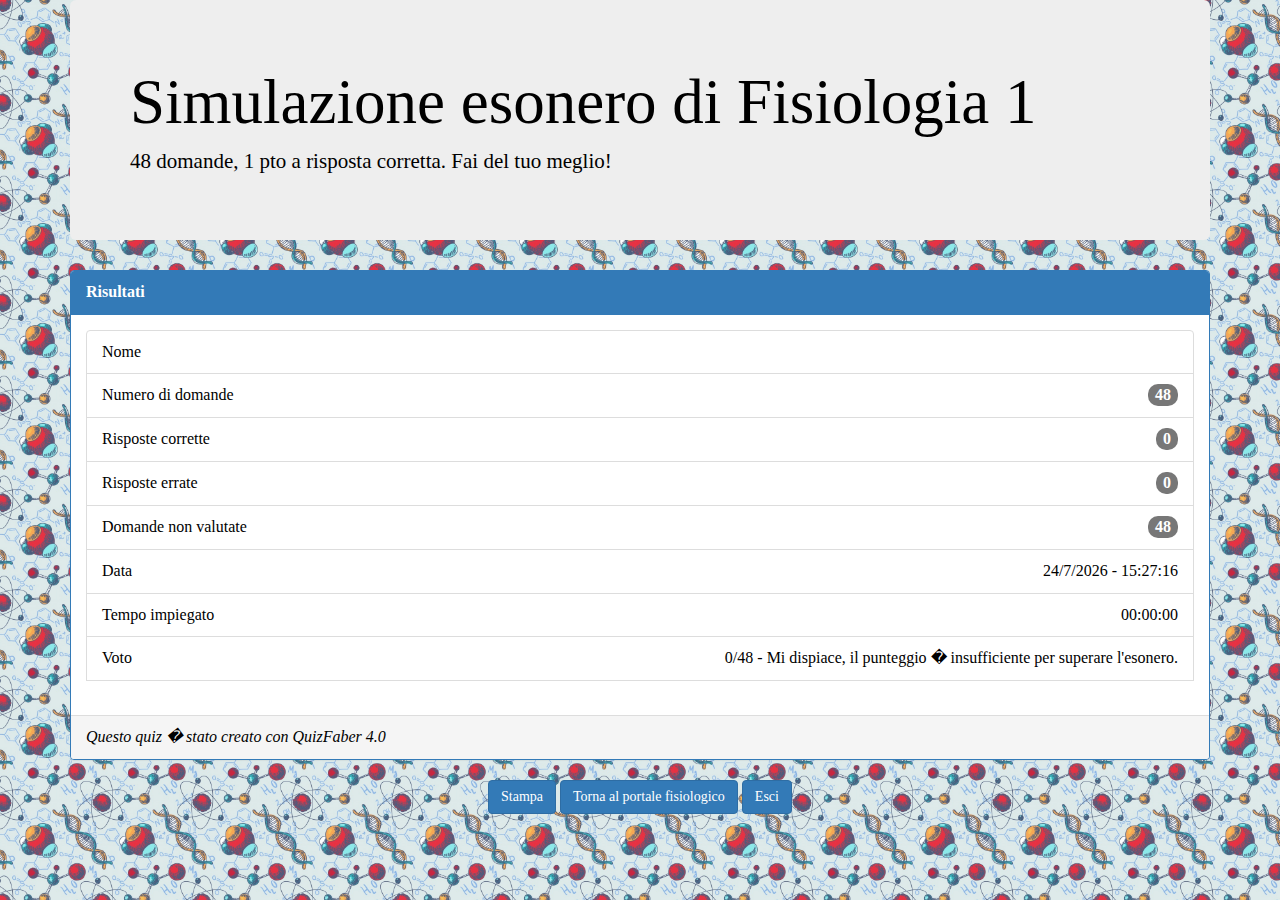
<file: pages/results.html>
<!DOCTYPE html>
<html lang="it">
<head>
    <title>Simulazione esonero di Fisiologia 1</title>

    <meta http-equiv="Content-Type" content="text/html; CHARSET=Windows-1252">
    <meta name="viewport" content="width=device-width, initial-scale=1">
    <meta name="Author" content="Made with QuizFaber 4.0.20">
    <meta name="generator" content="QuizFaber 4.0.20">
    <meta name="keywords" content="quiz">
    <meta name="description" content="48 domande, 1 pto a risposta corretta. Fai del tuo meglio!">

    <link rel="stylesheet" href="https://maxcdn.bootstrapcdn.com/bootstrap/3.4.1/css/bootstrap.min.css">
    <script src="https://ajax.googleapis.com/ajax/libs/jquery/3.5.1/jquery.min.js"></script>
    <script src="https://maxcdn.bootstrapcdn.com/bootstrap/3.4.1/js/bootstrap.min.js"></script>

    <script src="../scripts/error.js"></script>
    <script src="../scripts/definitions.js"></script>
    <script src="../scripts/security.js"></script>
    <script src="../scripts/cookie.js"></script>
    <script src="../scripts/storage.js"></script>
    <script src="../scripts/time.js"></script>
    <script src="../scripts/valuation.js"></script>
    <script src="../scripts/navigation.js"></script>
    <script src="../scripts/utility.js"></script>
    <script src="../scripts/engine.js"></script>
    <script src="../scripts/view.js"></script>
    <script src="../scripts/results.js"></script>

    <script src="../scripts/page_results.js"></script>

    <link rel="stylesheet" href="../styles/main.css">
    <link rel="stylesheet" href="../styles/layout.css">

</head>
<body>
    <div id="idReport" class="container">

        <div class="jumbotron" id="idQuizHeader">
            <h1 id="idQuizTitle"></h1>
            <p class="lead">
                <span id="idQuizDescription"></span>
                <p id="idQuizProfile" style="display:none">
                    <button type="button" class="btn btn-info" data-toggle="collapse" data-target="#idQuizProfileInfo">Dettagli</button>
                    <div id="idQuizProfileInfo" class="collapse">
                        <ul class="list-group">
                            <li class="list-group-item"><strong>Autore</strong><span class="pull-right" id="idAuthor"></span></li>
                            <li class="list-group-item"><strong>Argomento</strong><span class="pull-right" id="idArgument"></span></li>
                            <li class="list-group-item"><strong>Organizzazione o istituto</strong><span class="pull-right" id="idCompany"></span></li>
                            <li class="list-group-item"><strong>Data</strong><span class="pull-right" id="idDate"></span></li>
                        </ul>
                    </div>
                </p>
            </p>
        </div>

        <div class="panel panel-primary">
            <div class="panel-heading"><b>Risultati</b></div>

            <div class="panel-body">

                <div id="divSuccessR" class="alert alert-success alert-dismissible fade in" style="display:none">
                    <a href="#" class="close" data-dismiss="alert" aria-label="close">&times;</a>
                    <span id="idSuccessMsgR"></span>
                </div>

                <div id="divErrorR" class="alert alert-danger alert-dismissible fade in" style="display:none">
                    <a href="#" class="close" data-dismiss="alert" aria-label="close">&times;</a>
                    <strong>Errore!</strong> <span id="idErrorMsgR"></span>
                </div>

                <div id="divWarningR" class="alert alert-warning alert-dismissible fade in" style="display:none">
                    <a href="#" class="close" data-dismiss="alert" aria-label="close">&times;</a>
                    <strong>Attenzione!</strong> <span id="idWarningMsgR" />
                </div>

                <ul class="list-group" id="idReportSummary">
                    <li class="list-group-item">
                        <div class="row">
                            <div class="col-sm-6" id="idReportNameOrEmail">Nome</div>
                            <div id="idUserName" class="col-sm-6 text-right"></div>
                        </div>
                    </li>
                    <li class="list-group-item" id="idReportNumOfQuestions">Numero di domande <span id="idNumOfQuestions" class="badge"></span></li>
                    <li class="list-group-item" id="idReportCorrectAnswers">Risposte corrette <span id="idCorrectAnswers" class="badge"></span></li>
                    <li class="list-group-item" id="idReportWrongAnswers">Risposte errate <span id="idWrongAnswers" class="badge"></span></li>
                    <li class="list-group-item" id="idReportNotValuatedAnswers">Domande non valutate <span id="idNotValuatedAnswers" class="badge"></span></li>
                    <li class="list-group-item">
                        <div class="row">
                            <div class="col-sm-6">Data</div>
                            <div id="idStartDate" class="col-sm-6 text-right"></div>
                        </div>
                    </li>
                    <li class="list-group-item" id="idReportTimeElapsed">
                        <div class="row">
                            <div class="col-sm-6">Tempo impiegato</div>
                            <div id="idTimeElapsed" class="col-sm-6 text-right"></div>
                        </div>
                    </li>
                    <li class="list-group-item" id="idReportFinalMark">
                        <div class="row">
                            <div class="col-sm-6">Voto</div>
                            <div id="idFinalMark" class="col-sm-6 text-right"></div>
                        </div>
                    </li>
                    <li class="list-group-item" id="idReportNumRetake">
                        <div class="row">
                            <div class="col-sm-6">Numero di ripetizioni</div>
                            <div id="idNumRetake" class="col-sm-6 text-right"></div>
                        </div>
                    </li>
                </ul>

                <div id="divReportDetails"></div>

                <p id="idReportFinalMessage" style="display:none" />
            </div>

            <div class="panel-footer" id="idQuizFooter"><span id="idCopyrightMsg" /></div>
        </div>

        <div class="text-center">
            <button type="button" id="idBtnPrint" class="btn btn-primary" onclick="onPrintClick()" style="display:none">Stampa</button>
            <button type="button" id="idBtnRepeat" class="btn btn-primary" onclick="onRepeatClick()" style="display:none">Ripeti</button>
            <button type="button" id="idBtnLinkback" class="btn btn-primary" onclick="GoToPage('https://www.notion.so/Portale-fisiologico-8a2421a55c284ef08045c3e1b6761889', true)" style="display:none">Torna al portale fisiologico</button>
            <button type="button" class="btn btn-primary" onclick="onExitClick()">Esci</button>
        </div>
    </div>
</body>
</html>
</file>
<file: styles/main.css>
﻿body
{
}

.div_matching_class
{
    margin: 10px;
}

.dropdown-matching 
{
    margin-bottom: 5px;
}

.caret 
{
    position: absolute;
    left: 90%;
    top: 45%;
}

.dropdown 
{
    display: inline;
    margin-right: 10px;
}

.small-icon-image
{
    margin-right: 8px;
}

.form-group.required .control-label:after 
{
    content: "*";
    color: red;
}

.close {
    display: none;
}

/***** TOPBAR *******/
@media screen and (max-width: 768px) {
    .text-xs-center {
        text-align: center;
    }

    .text-xs-left {
        text-align: left;
    }
}


.label_topbar {
    font-size: 10pt;
}

.label_topbar_clock {
    font-size: 12pt;
}

.badge {
    font-size: 10pt !important;
}

@media screen and (min-width: 768px) {
    .modal-content {
        width: 50%;
        margin: 0 auto;
    }

    .modal {
        text-align: center;
    }

    .modal:before {
        display: inline-block;
        vertical-align: middle;
        content: " ";
        height: 100%;
    }

    .label_topbar {
        font-size: 12pt;
    }

    .label_topbar_clock {
        font-size: 12pt;
    }

    .badge {
        font-size: 12pt !important;
    }
}


.modal-dialog {
    display: inline-block;
    text-align: left;
    vertical-align: middle;
}

.modal-header {
    background-color: #337AB7;
    color: white;
    border-radius: 6px 6px 0 0;
}

.true_false_class {
    margin-left: 7px;
    margin-right: 21px;
    text-transform: uppercase;
    font-size: 10pt;
    font-family: sans-serif;
}

#idQuizFooter.panel-body {
    background-color: #eee;
}

/* Style the header */
.header {
    padding: 10px 16px;
    background: #555;
    color: #f1f1f1;
    z-index: 10000;
    opacity: 0.8;
}

/* Page content */
.content {
    padding: 16px;
}

/* The sticky class is added to the header with JS when it reaches its scroll position */
.sticky {
    position: fixed;
    top: 0;
    width: 100%
}

    /* Add some top padding to the page content to prevent sudden quick movement (as the header gets a new position at the top of the page (position:fixed and top:0) */
    .sticky + .content {
        padding-top: 102px;
    }

.hint_icon {
    margin-right: 15px;
}

.radio_answer,
.checkbox_answer {
    -ms-transform: scale(1); /* IE 9 */
    -webkit-transform: scale(1); /* Chrome, Safari, Opera */
    transform: scale(1);
}

#idLinkPrev,
#idLinkNext {
    background-color: #337ab7;
    color: white;
}

select.form-control {
    margin-left: 7px !important;
    margin-right: 7px !important;
}

.text_full_width {
    display: inline-block;
    width: 100%;
    padding-left: 7px;
}


.nowrap {
    white-space: nowrap;
}


.class_bool_choices ol {
    counter-reset: my-awesome-counter;
    list-style: none;
    padding-left: 40px;
}

.class_bool_choices ol li {
    margin: 0 0 0.5rem 0;
    counter-increment: my-awesome-counter;
    position: relative;
}

.class_bool_choices ol li::before {
    content: counter(my-awesome-counter);
    color: #FFFFFF;
    font-size: 1.5rem;
    font-weight: bold;
    position: absolute;
    --size: 32px;
    left: calc(-1 * var(--size) - 10px);
    line-height: var(--size);
    width: var(--size);
    height: var(--size);
    top: 0;
    background: #337ab7;
    border-radius: 50%;
    text-align: center;
    box-shadow: 1px 1px 0 #999;
}
</file>
<file: styles/layout.css>
body {
	margin-top: 0px;
	margin-right: 0px;
	margin-bottom: 15px;
	margin-left: 0px;
	padding: 0px;
	color: #000000;
	background-color: #FFFFFF;
	background-image: url('../media/science-pattern-design.jpg');
	background-repeat: repeat;
	background-attachment: scroll;
	background-position: left top;
	background-size: 200px 200px;
	font-family: Calibri;
	font-size: 12pt;
}
.class_title {
}
.class_subtitle {
}
.class_remarks {
}
.class_qst_format {
	font-family: Calibri;
	font-size: 12pt;
	font-weight: bold;
}
.class_before_after_qst_format {
	font-family: Calibri;
	font-size: 12pt;
	font-weight: bold;
}
.class_ans_format {
}
.class_feedback_format {
}
.class_feedback_table_format {
	border-width: 0px;
	border-style: solid;
	border-color: #000000;
	border-radius: 10px;
}
</file>
